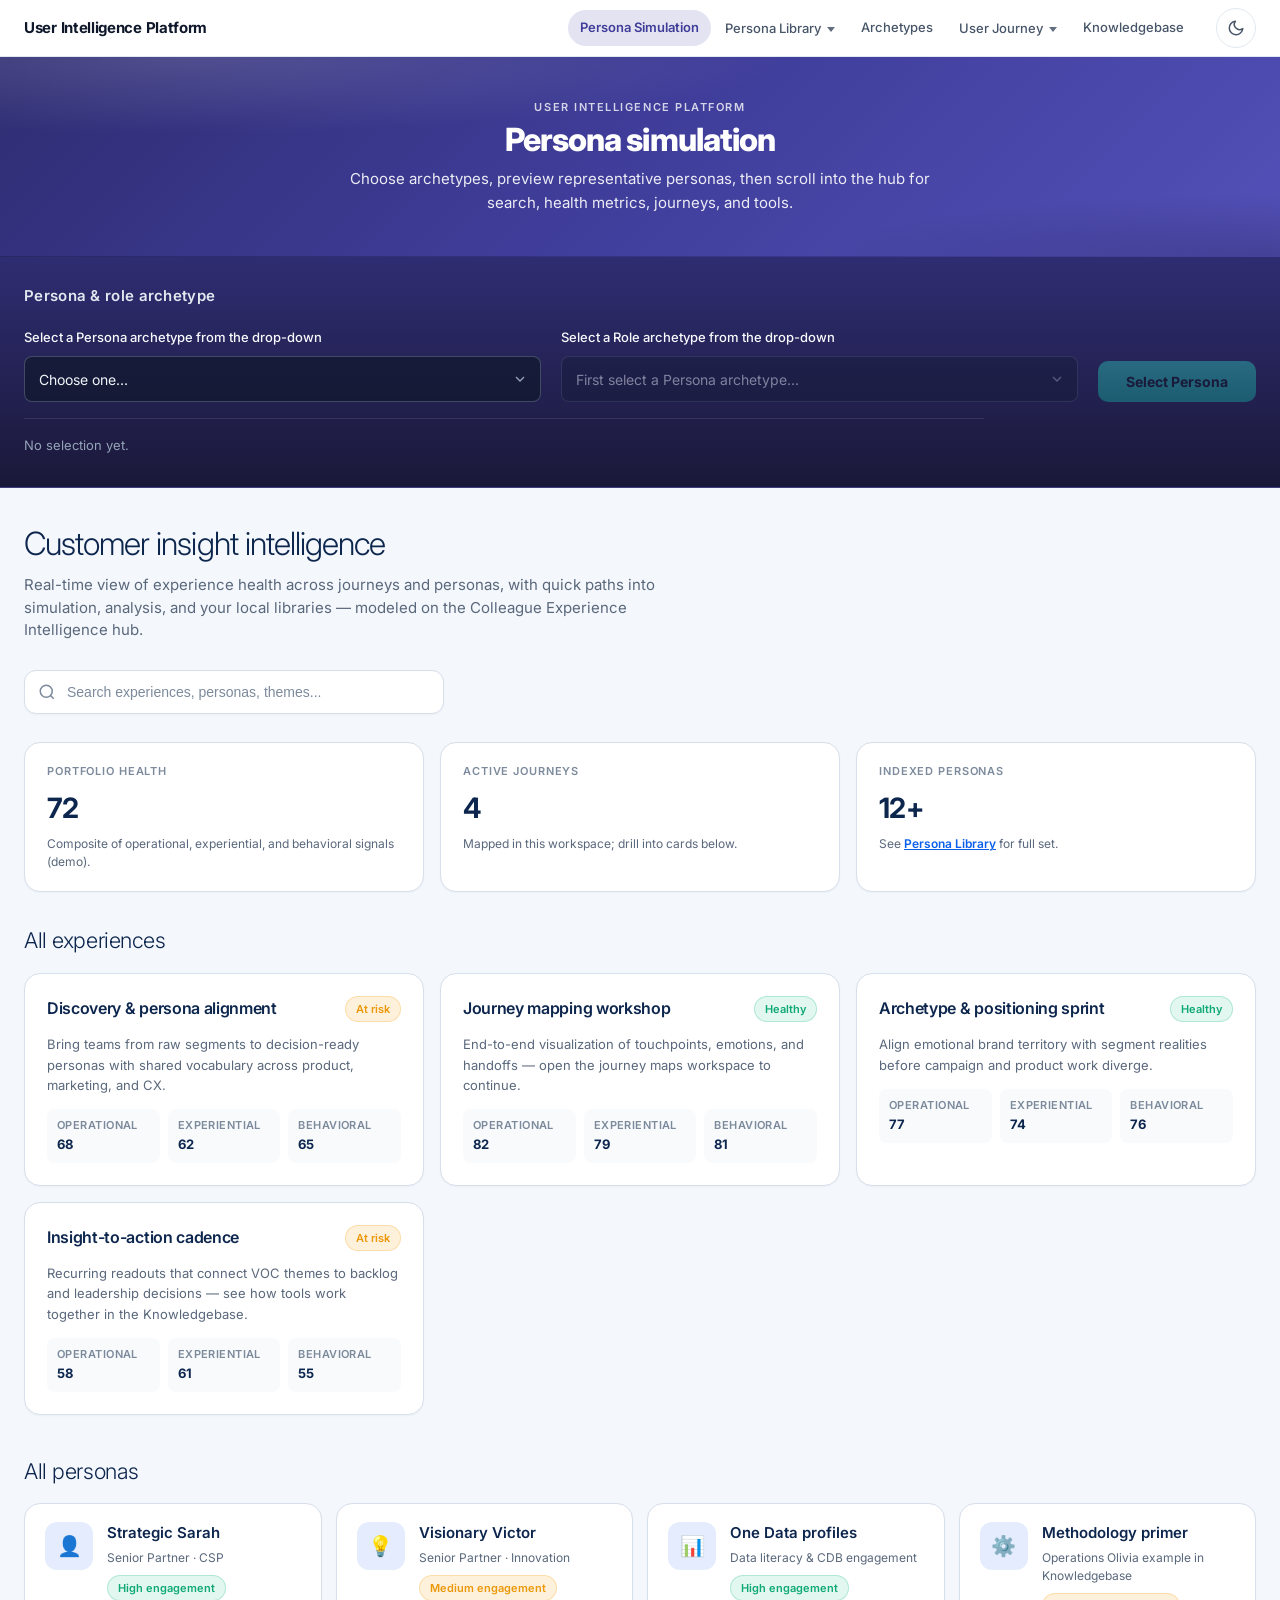
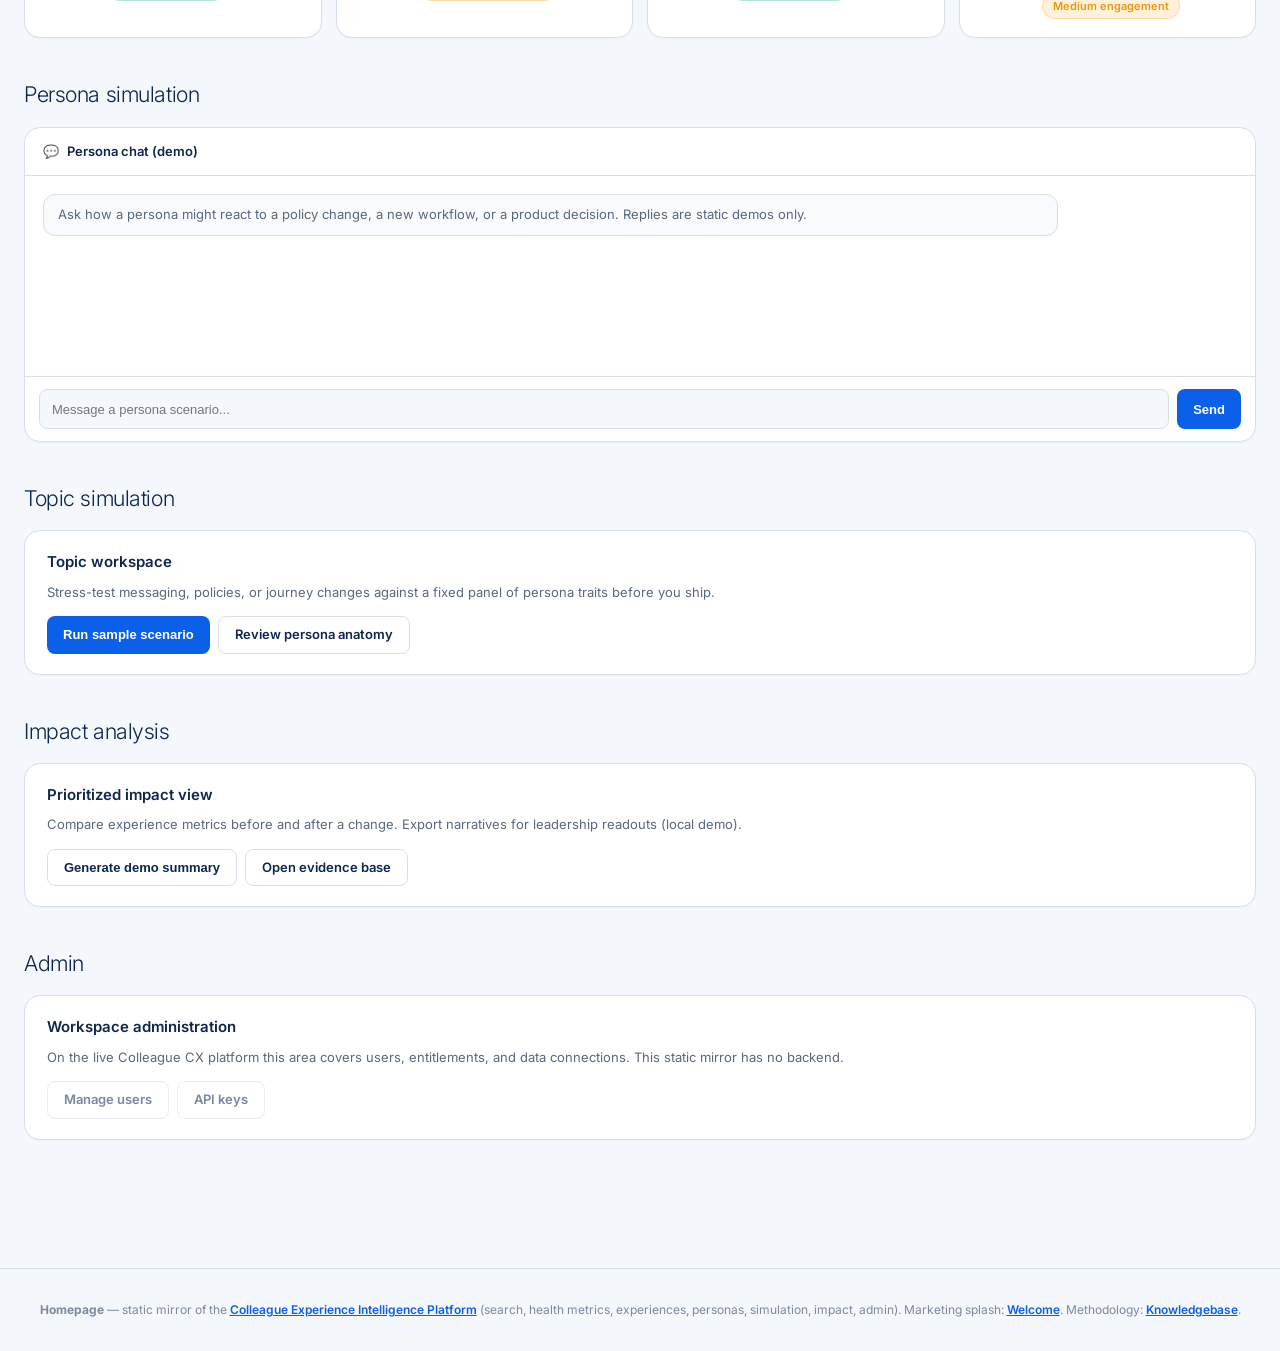
<file: index.html>
<!DOCTYPE html>
<html lang="en">
<head>
  <meta charset="UTF-8">
  <meta name="viewport" content="width=device-width, initial-scale=1.0">
  <meta http-equiv="refresh" content="0; url=homepage.html#persona-simulation">
  <title>User Intelligence Platform</title>
  <script>
    location.replace("homepage.html#persona-simulation");
  </script>
</head>
<body style="font-family: system-ui, sans-serif; padding: 2rem; max-width: 40rem; margin: 0 auto;">
  <p>Opening the <strong>Persona simulation</strong> homepage&hellip;</p>
  <p><a href="homepage.html#persona-simulation">Continue to User Intelligence Platform</a> if you are not redirected.</p>
  <p style="margin-top: 2rem; font-size: 0.9rem; color: #64748b;">Looking for the introductory marketing page? <a href="welcome.html">Welcome overview</a></p>
</body>
</html>
</file>
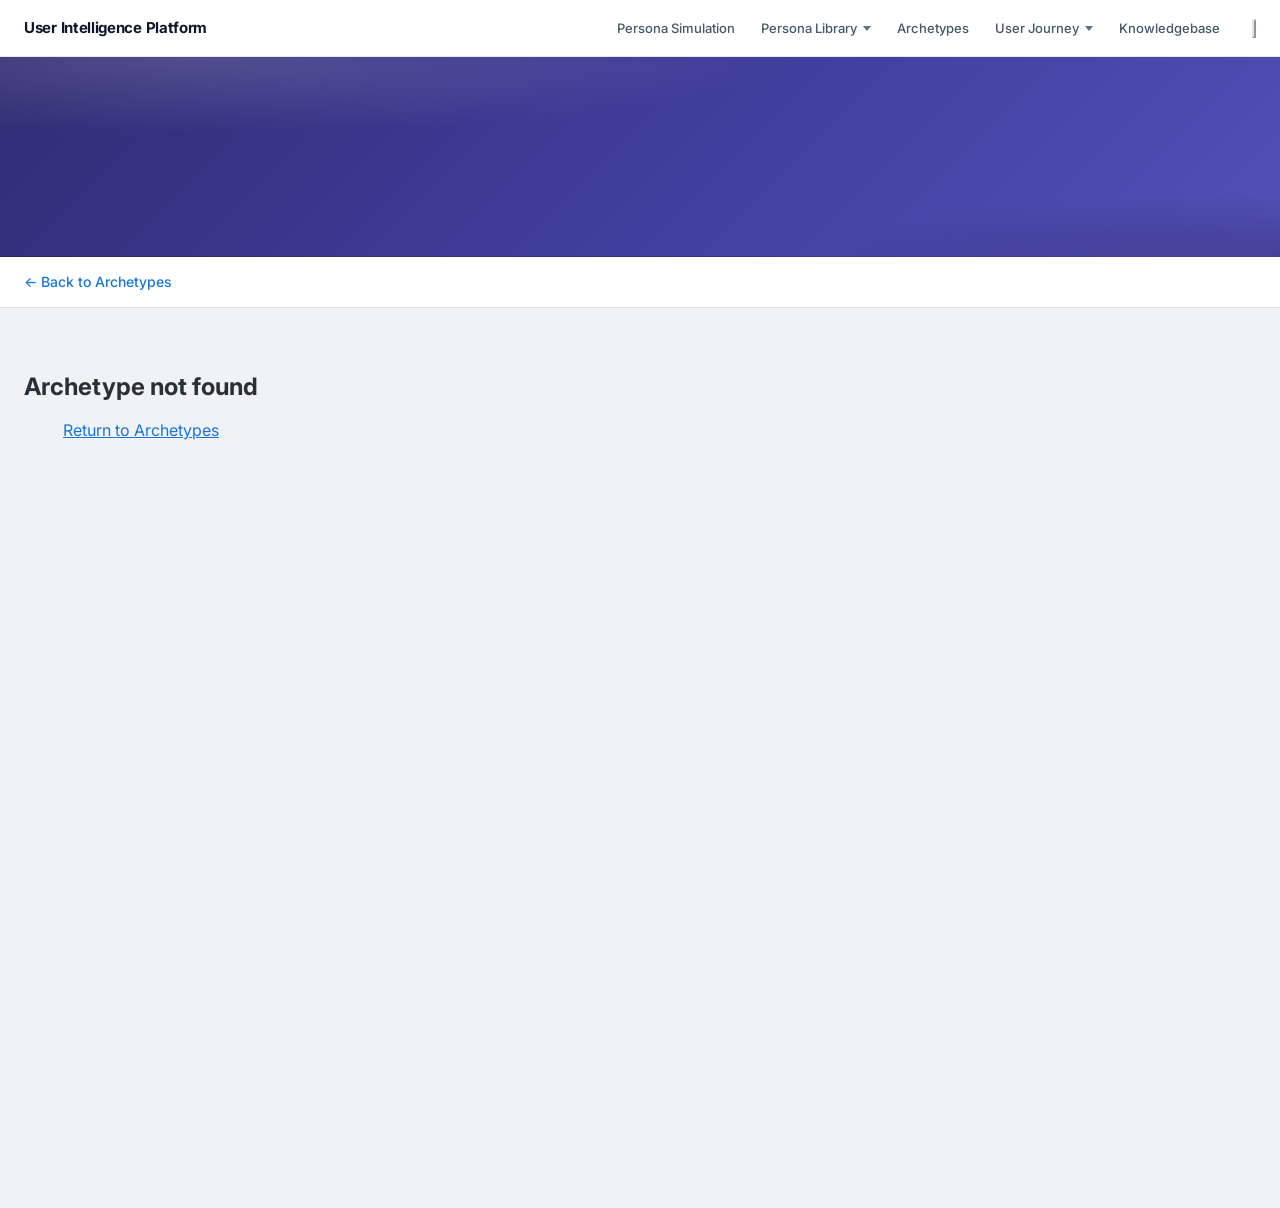
<file: archetype.html>
<!DOCTYPE html>
<html lang="en">
<head>
  <script>try{var k="cif-theme";var t=localStorage.getItem(k);if(t!=="light"&&t!=="dark")t=matchMedia("(prefers-color-scheme: dark)").matches?"dark":"light";document.documentElement.setAttribute("data-theme",t);}catch(e){document.documentElement.setAttribute("data-theme","light");}</script>
  <meta charset="UTF-8">
  <meta name="viewport" content="width=device-width, initial-scale=1.0">
  <title>Archetype — User Intelligence Platform</title>
  <link rel="preconnect" href="https://fonts.googleapis.com">
  <link href="https://fonts.googleapis.com/css2?family=Inter:wght@400;500;600;700;800&display=swap" rel="stylesheet">
  <link rel="stylesheet" href="uip-nav.css">
  <link rel="stylesheet" href="uip-page.css">
  <style>
    *, *::before, *::after { box-sizing: border-box; margin: 0; padding: 0; }
    :root {
      --sidebar-bg: #1e3a5f;
      --sidebar-text: #ffffff;
      --sidebar-muted: rgba(255,255,255,0.75);
      --main-bg: #f0f2f5;
      --main-text: #263238;
      --main-muted: #546e7a;
      --accent: #1976d2;
      --accent-light: #e3f2fd;
    }
    body { font-family: 'Inter', -apple-system, sans-serif; background: var(--main-bg); color: var(--main-text); line-height: 1.6; -webkit-font-smoothing: antialiased; min-height: 100vh; }
    .page { display: flex; min-height: 100vh; }
    .back-bar { background: #fff; border-bottom: 1px solid #e0e0e0; padding: 12px 24px; }
    .back-bar a { color: var(--accent); text-decoration: none; font-size: 14px; font-weight: 500; display: inline-flex; align-items: center; gap: 6px; }
    .back-bar a:hover { text-decoration: underline; }
    .sidebar { width: 320px; flex-shrink: 0; background: var(--sidebar-bg); color: var(--sidebar-text); padding: 32px 24px; overflow-y: auto; }
    .sidebar-photo { width: 120px; height: 120px; border-radius: 50%; overflow: hidden; margin: 0 auto 16px; border: 3px solid rgba(255,255,255,0.2); }
    .sidebar-photo img { width: 100%; height: 100%; object-fit: cover; display: block; }
    .sidebar-name { font-size: 28px; font-weight: 800; letter-spacing: 0.05em; text-align: center; margin-bottom: 4px; }
    .sidebar-role { font-size: 13px; color: var(--sidebar-muted); text-align: center; margin-bottom: 28px; }
    .sidebar-section { margin-bottom: 28px; }
    .sidebar-section-title { font-size: 10px; font-weight: 700; text-transform: uppercase; letter-spacing: 1.5px; color: var(--sidebar-muted); margin-bottom: 10px; }
    .sidebar-section ul, .sidebar-section .list { list-style: none; }
    .sidebar-section li, .sidebar-section .list-item { font-size: 13px; color: var(--sidebar-muted); padding: 4px 0; line-height: 1.5; }
    .device-pie { width: 140px; height: 140px; border-radius: 50%; margin: 0 auto 12px; background: conic-gradient(var(--accent) 0deg, var(--accent) calc(var(--laptop, 50) * 3.6deg), #2d5a8a calc(var(--laptop, 50) * 3.6deg), #2d5a8a calc((var(--laptop, 50) + var(--desktop, 30)) * 3.6deg), #3d6a9a calc((var(--laptop, 50) + var(--desktop, 30)) * 3.6deg), #3d6a9a 360deg); }
    .device-legend { display: flex; justify-content: center; gap: 12px; flex-wrap: wrap; font-size: 11px; color: var(--sidebar-muted); }
    .region-block { margin-bottom: 12px; }
    .region-block strong { font-size: 11px; color: var(--sidebar-muted); display: block; margin-bottom: 4px; }
    .region-block ul { list-style: none; }
    .region-block li { font-size: 12px; color: var(--sidebar-muted); padding: 2px 0; }
    .main { flex: 1; padding: 40px 48px 60px; overflow-y: auto; max-width: 900px; }
    .main-title { font-size: 32px; font-weight: 800; color: var(--main-text); margin-bottom: 8px; letter-spacing: -0.5px; }
    .main-tagline { font-size: 16px; font-style: italic; color: var(--main-muted); margin-bottom: 24px; }
    .main p { font-size: 15px; line-height: 1.8; color: var(--main-muted); margin-bottom: 28px; }
    .main-section { margin-bottom: 32px; }
    .main-section-title { font-size: 14px; font-weight: 800; text-transform: uppercase; letter-spacing: 1px; color: var(--main-text); margin-bottom: 12px; }
    .how-grid { display: grid; grid-template-columns: 1fr auto; gap: 32px; align-items: start; }
    .how-list { list-style: none; }
    .how-list li { font-size: 14px; color: var(--main-muted); padding: 6px 0; padding-left: 20px; position: relative; }
    .how-list li::before { content: ''; position: absolute; left: 0; top: 12px; width: 6px; height: 6px; border-radius: 50%; background: var(--accent); }
    .trait-grid { display: grid; grid-template-columns: repeat(3, 1fr); gap: 12px; }
    .trait-icon { width: 64px; height: 64px; border-radius: 50%; background: var(--accent-light); color: var(--accent); display: flex; align-items: center; justify-content: center; font-size: 24px; margin: 0 auto 6px; }
    .trait-label { font-size: 11px; font-weight: 600; text-align: center; color: var(--main-text); line-height: 1.3; }
    .two-col { display: grid; grid-template-columns: 1fr 1fr; gap: 32px; }
    .motivations-list, .challenges-list { list-style: none; }
    .motivations-list li, .challenges-list li { font-size: 14px; color: var(--main-muted); padding: 5px 0; padding-left: 18px; position: relative; }
    .motivations-list li::before { content: '•'; position: absolute; left: 0; color: var(--accent); font-weight: 700; }
    .challenges-list li::before { content: '•'; position: absolute; left: 0; color: #c62828; font-weight: 700; }
    .toolkit-cat { margin-bottom: 16px; }
    .toolkit-cat-title { font-size: 11px; font-weight: 700; text-transform: uppercase; letter-spacing: 1px; color: var(--main-muted); margin-bottom: 8px; }
    .toolkit-icons { display: flex; flex-wrap: wrap; gap: 10px; }
    .toolkit-icon { width: 36px; height: 36px; border-radius: 8px; background: var(--accent-light); color: var(--accent); font-size: 12px; font-weight: 700; display: flex; align-items: center; justify-content: center; }
    .channel-row { display: flex; align-items: center; gap: 12px; margin-bottom: 8px; font-size: 13px; }
    .channel-name { width: 100px; flex-shrink: 0; color: var(--main-muted); }
    .channel-bar { flex: 1; height: 8px; background: #e0e0e0; border-radius: 4px; overflow: hidden; }
    .channel-bar-fill { height: 100%; background: var(--accent); border-radius: 4px; }
    .footer-note { margin-top: 48px; padding-top: 24px; border-top: 1px solid #e0e0e0; font-size: 14px; color: var(--main-muted); text-align: center; }
    .footer-placeholder { font-size: 12px; text-transform: uppercase; letter-spacing: 1px; color: #b0bec5; margin-top: 8px; }
    .not-found { padding: 60px 24px; text-align: center; }
    .not-found h1 { font-size: 24px; margin-bottom: 12px; }
    .not-found a { color: var(--accent); }
    @media (max-width: 900px) {
      .page { flex-direction: column; }
      .sidebar { width: 100%; padding: 24px; }
      .how-grid { grid-template-columns: 1fr; }
      .two-col { grid-template-columns: 1fr; }
      .trait-grid { grid-template-columns: repeat(2, 1fr); }
      .main { padding: 24px; }
    }
  </style>
</head>
<body>
  <header class="uip-topbar" id="uip-global-nav">
    <div class="uip-topbar-inner">
      <a href="homepage.html" class="uip-brand">User Intelligence Platform</a>
      <nav class="uip-nav-main" aria-label="Primary">
        <a class="uip-nav-link" href="homepage.html#persona-simulation">Persona Simulation</a>
        <div class="uip-nav-item has-dropdown">
          <button type="button" class="uip-nav-dd-trigger" aria-expanded="false" aria-haspopup="true">Persona Library <span class="uip-caret" aria-hidden="true"></span></button>
          <div class="uip-dropdown" role="menu">
            <a href="onedata-personas.html" role="menuitem">One Data</a>
            <a href="persona-library-tech-ecosystem.html" role="menuitem">Tech Ecosystem</a>
          </div>
        </div>
        <a class="uip-nav-link" href="archetypes.html">Archetypes</a>
        <div class="uip-nav-item has-dropdown">
          <button type="button" class="uip-nav-dd-trigger" aria-expanded="false" aria-haspopup="true">User Journey <span class="uip-caret" aria-hidden="true"></span></button>
          <div class="uip-dropdown" role="menu">
            <a href="onedata-journey-maps.html" role="menuitem">One Data</a>
            <a href="user-journey-tech-ecosystem.html" role="menuitem">Tech Ecosystem</a>
          </div>
        </div>
        <a class="uip-nav-link" href="knowledgebase.html">Knowledgebase</a>
      </nav>
      <div class="uip-trailing">
        <button type="button" class="theme-toggle uip-theme-btn" id="theme-toggle" title="Toggle light / dark theme">
          <svg class="icon-moon" viewBox="0 0 24 24" aria-hidden="true"><path d="M21 12.79A9 9 0 1 1 11.21 3 7 7 0 0 0 21 12.79z"/></svg>
          <svg class="icon-sun" viewBox="0 0 24 24" aria-hidden="true"><circle cx="12" cy="12" r="4"/><path d="M12 2v2M12 20v2M4.93 4.93l1.41 1.41M17.66 17.66l1.41 1.41M2 12h2M20 12h2M4.93 19.07l1.41-1.41M17.66 6.34l1.41-1.41"/></svg>
        </button>
      </div>
    </div>
  </header>

  <section class="uip-page-hero uip-page-hero--blank" aria-hidden="true"></section>

  <div class="back-bar">
    <a href="archetypes.html">&larr; Back to Archetypes</a>
  </div>
  <div class="page" id="page">
    <div class="not-found" id="notFound" style="display:none;">
      <h1>Archetype not found</h1>
      <p><a href="archetypes.html">Return to Archetypes</a></p>
    </div>
    <div id="content" style="display:none; flex:1; width:100%;"></div>
  </div>
  <script src="archetypes.js"></script>
  <script>
    (function() {
      const params = new URLSearchParams(window.location.search);
      const id = params.get('id');
      if (!id) {
        document.getElementById('notFound').style.display = 'block';
        return;
      }
      const list = window.archetypeData && window.archetypeData.list ? window.archetypeData.list : [];
      const a = list.find(function(x) { return x.id === id; });
      if (!a) {
        document.getElementById('notFound').style.display = 'block';
        return;
      }
      document.title = a.name + ' — ' + a.role + ' | User Intelligence Platform';
      const du = a.deviceUsage || { laptop: 50, desktop: 30, mobile: 20 };
      const total = (du.laptop || 0) + (du.desktop || 0) + (du.mobile || 0) || 100;
      const laptopPct = Math.round(((du.laptop || 0) / total) * 100);
      const desktopPct = Math.round(((du.desktop || 0) / total) * 100);
      const mobilePct = 100 - laptopPct - desktopPct;
      const avatarUrl = a.avatar || '';

      function renderList(items) {
        if (!items || !items.length) return '';
        return '<ul class="list">' + items.map(function(i) { return '<li class="list-item">' + i + '</li>'; }).join('') + '</ul>';
      }
      function renderRegional(reg) {
        if (!reg || typeof reg !== 'object') return '';
        var html = [];
        ['APAC', 'EMEA', 'LatAm', 'NA'].forEach(function(region) {
          if (reg[region] && reg[region].length) {
            html.push('<div class="region-block"><strong>' + region + '</strong><ul>' + reg[region].map(function(s) { return '<li>' + s + '</li>'; }).join('') + '</ul></div>');
          }
        });
        return html.join('');
      }
      function renderChannels(channels) {
        if (!channels) return '';
        var html = [];
        ['communication', 'support'].forEach(function(k) {
          var arr = channels[k];
          if (!arr || !arr.length) return;
          html.push('<div class="toolkit-cat"><div class="toolkit-cat-title">' + (k === 'communication' ? 'Communication' : 'Support') + '</div>');
          arr.forEach(function(c) {
            var pct = Math.min(100, Math.max(0, c.level || 0));
            html.push('<div class="channel-row"><span class="channel-name">' + (c.name || '') + '</span><div class="channel-bar"><div class="channel-bar-fill" style="width:' + pct + '%"></div></div></div>');
          });
          html.push('</div>');
        });
        return html.join('');
      }
      function renderToolkit(toolkit) {
        if (!toolkit) return '';
        var html = [];
        ['produce', 'collaborate', 'administrate'].forEach(function(k) {
          var arr = toolkit[k];
          if (!arr || !arr.length) return;
          html.push('<div class="toolkit-cat"><div class="toolkit-cat-title">' + (k.charAt(0).toUpperCase() + k.slice(1)) + '</div><div class="toolkit-icons">');
          arr.forEach(function(t) { html.push('<div class="toolkit-icon">' + (t.length > 2 ? t.substring(0, 2) : t) + '</div>'); });
          html.push('</div></div>');
        });
        return html.join('');
      }

      var traitsHtml = (a.traitIcons && a.traitIcons.length) ? a.traitIcons.map(function(t) {
        return '<div><div class="trait-icon">&#9679;</div><div class="trait-label">' + t + '</div></div>';
      }).join('') : '';

      var coreLabel = a.coreExperiences ? 'CORE EXPERIENCES' : 'CORE JOURNEYS';
      var coreItems = a.coreExperiences || a.coreJourneys || [];

      var sidebarHtml = '<div class="sidebar">' +
        '<div class="sidebar-photo"><img src="' + avatarUrl + '" alt="' + a.name + '" /></div>' +
        '<div class="sidebar-name">' + a.name.toUpperCase() + '</div>' +
        '<div class="sidebar-role">' + (a.role || '') + '</div>' +
        (a.otherRoles && a.otherRoles.length ? '<div class="sidebar-section"><div class="sidebar-section-title">Other roles</div>' + renderList(a.otherRoles) + '</div>' : '') +
        (a.deviceUsage ? '<div class="sidebar-section"><div class="sidebar-section-title">Device usage</div><div class="device-pie" style="--laptop:' + laptopPct + ';--desktop:' + desktopPct + ';"></div><div class="device-legend"><span>Laptop ' + laptopPct + '%</span><span>Desktop ' + desktopPct + '%</span><span>Mobile ' + mobilePct + '%</span></div></div>' : '') +
        (coreItems.length ? '<div class="sidebar-section"><div class="sidebar-section-title">' + coreLabel + '</div>' + renderList(coreItems) + '</div>' : '') +
        (a.keyCollaborators && a.keyCollaborators.length ? '<div class="sidebar-section"><div class="sidebar-section-title">Key collaborators</div>' + renderList(a.keyCollaborators) + '</div>' : '') +
        (a.regionalConsiderations && Object.keys(a.regionalConsiderations).length ? '<div class="sidebar-section"><div class="sidebar-section-title">Regional considerations</div>' + renderRegional(a.regionalConsiderations) + '</div>' : '') +
        '</div>';

      var mainHtml = '<div class="main">' +
        '<h1 class="main-title">' + (a.role || '') + '</h1>' +
        (a.tagline ? '<p class="main-tagline">' + a.tagline + '</p>' : '') +
        (a.description ? '<p>' + a.description + '</p>' : '') +
        (a.howSpendsTime && a.howSpendsTime.length ? '<div class="main-section"><div class="main-section-title">How ' + a.name + ' spends their time</div><div class="how-grid"><ul class="how-list">' + a.howSpendsTime.map(function(h) { return '<li>' + h + '</li>'; }).join('') + '</ul><div class="trait-grid">' + traitsHtml + '</div></div></div>' : '') +
        '<div class="main-section"><div class="two-col">' +
        (a.motivations && a.motivations.length ? '<div><div class="main-section-title">Motivations</div><ul class="motivations-list">' + a.motivations.map(function(m) { return '<li>' + m + '</li>'; }).join('') + '</ul></div>' : '') +
        (a.challenges && a.challenges.length ? '<div><div class="main-section-title">Challenges</div><ul class="challenges-list">' + a.challenges.map(function(c) { return '<li>' + c + '</li>'; }).join('') + '</ul></div>' : '') +
        '</div></div>' +
        (a.dailyToolkit ? '<div class="main-section"><div class="main-section-title">Daily toolkit</div>' + renderToolkit(a.dailyToolkit) + '</div>' : '') +
        (a.preferredChannels ? '<div class="main-section"><div class="main-section-title">Preferred channels</div>' + renderChannels(a.preferredChannels) + '</div>' : '') +
        '<div class="footer-note">' + a.name + ' and their friends: About our ' + (a.role ? a.role + 's' : 'Archetypes') + '</div><div class="footer-placeholder">Placeholder for demographic analysis</div>' +
        '</div>';

      var wrap = document.getElementById('content');
      wrap.innerHTML = sidebarHtml + mainHtml;
      wrap.style.display = 'flex';
    })();
  </script>
  <script src="site-theme.js"></script>
  <script src="uip-nav.js"></script>
</body>
</html>
</file>
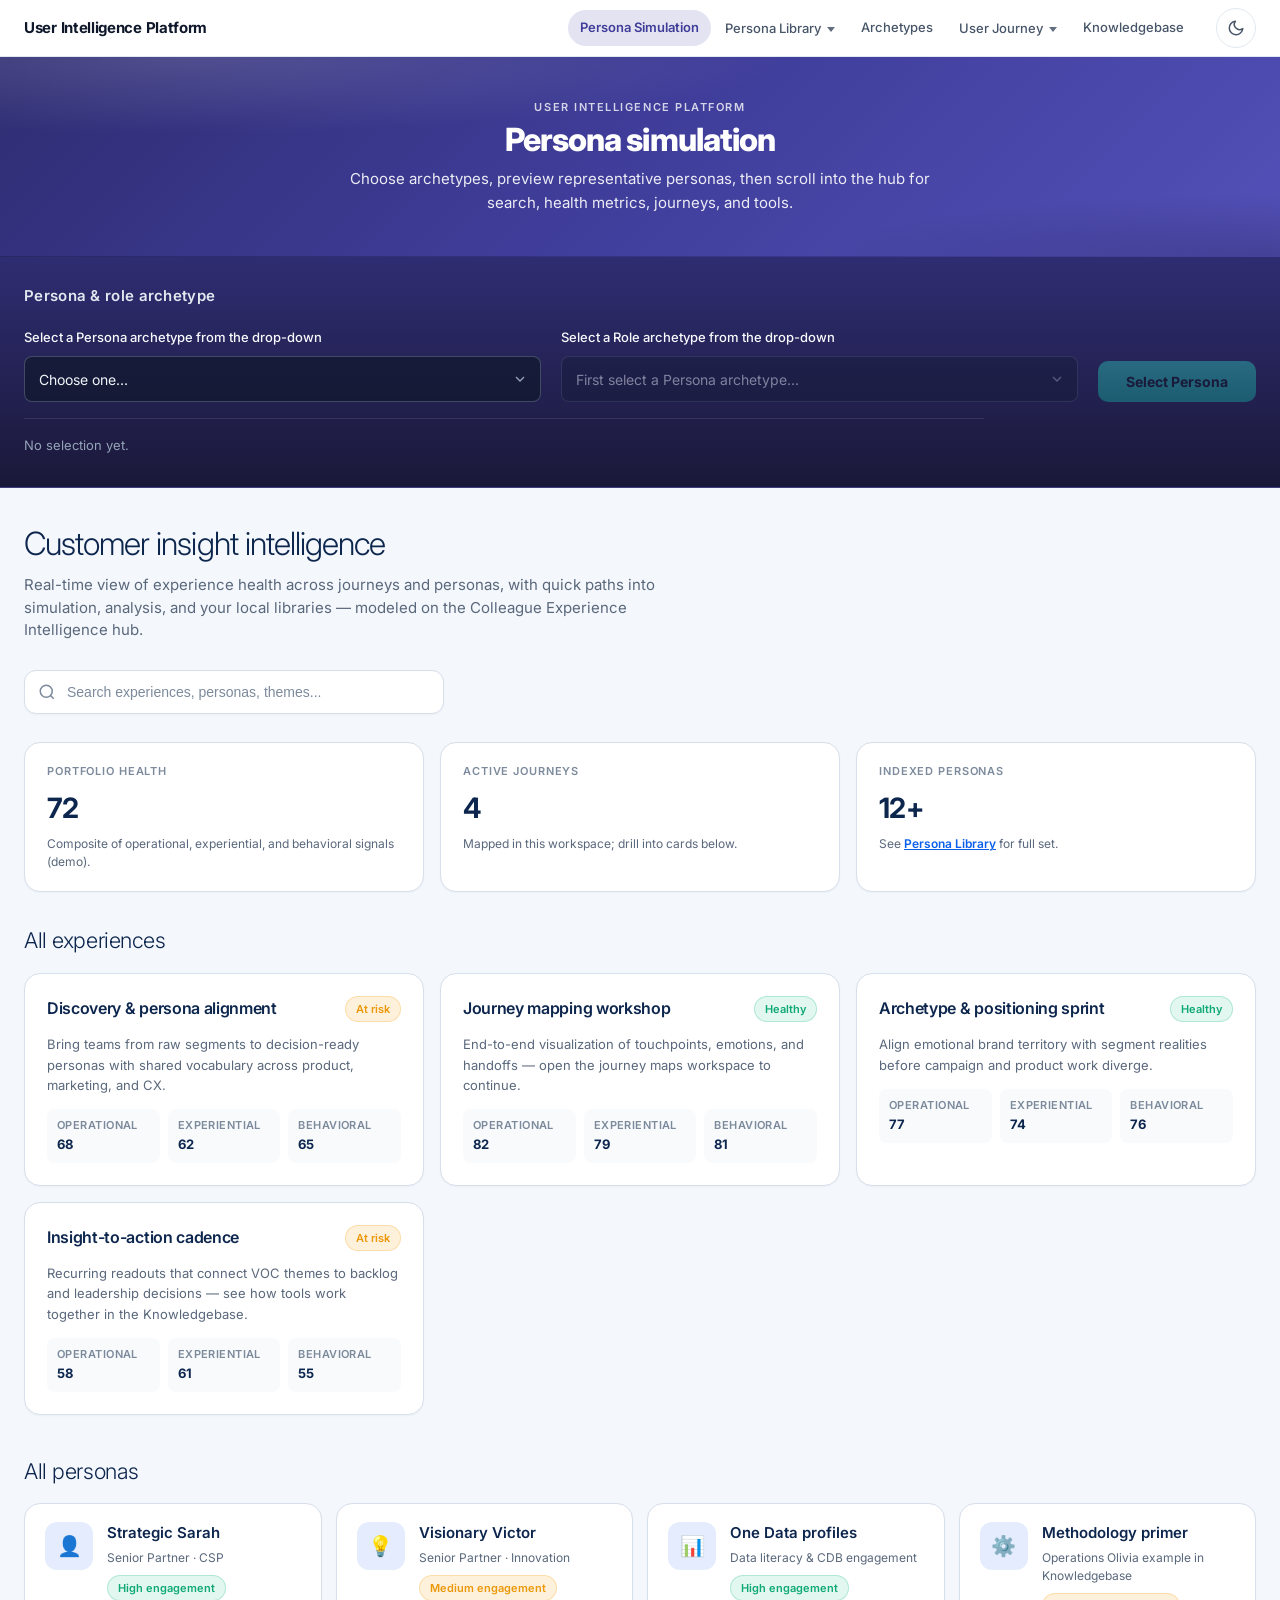
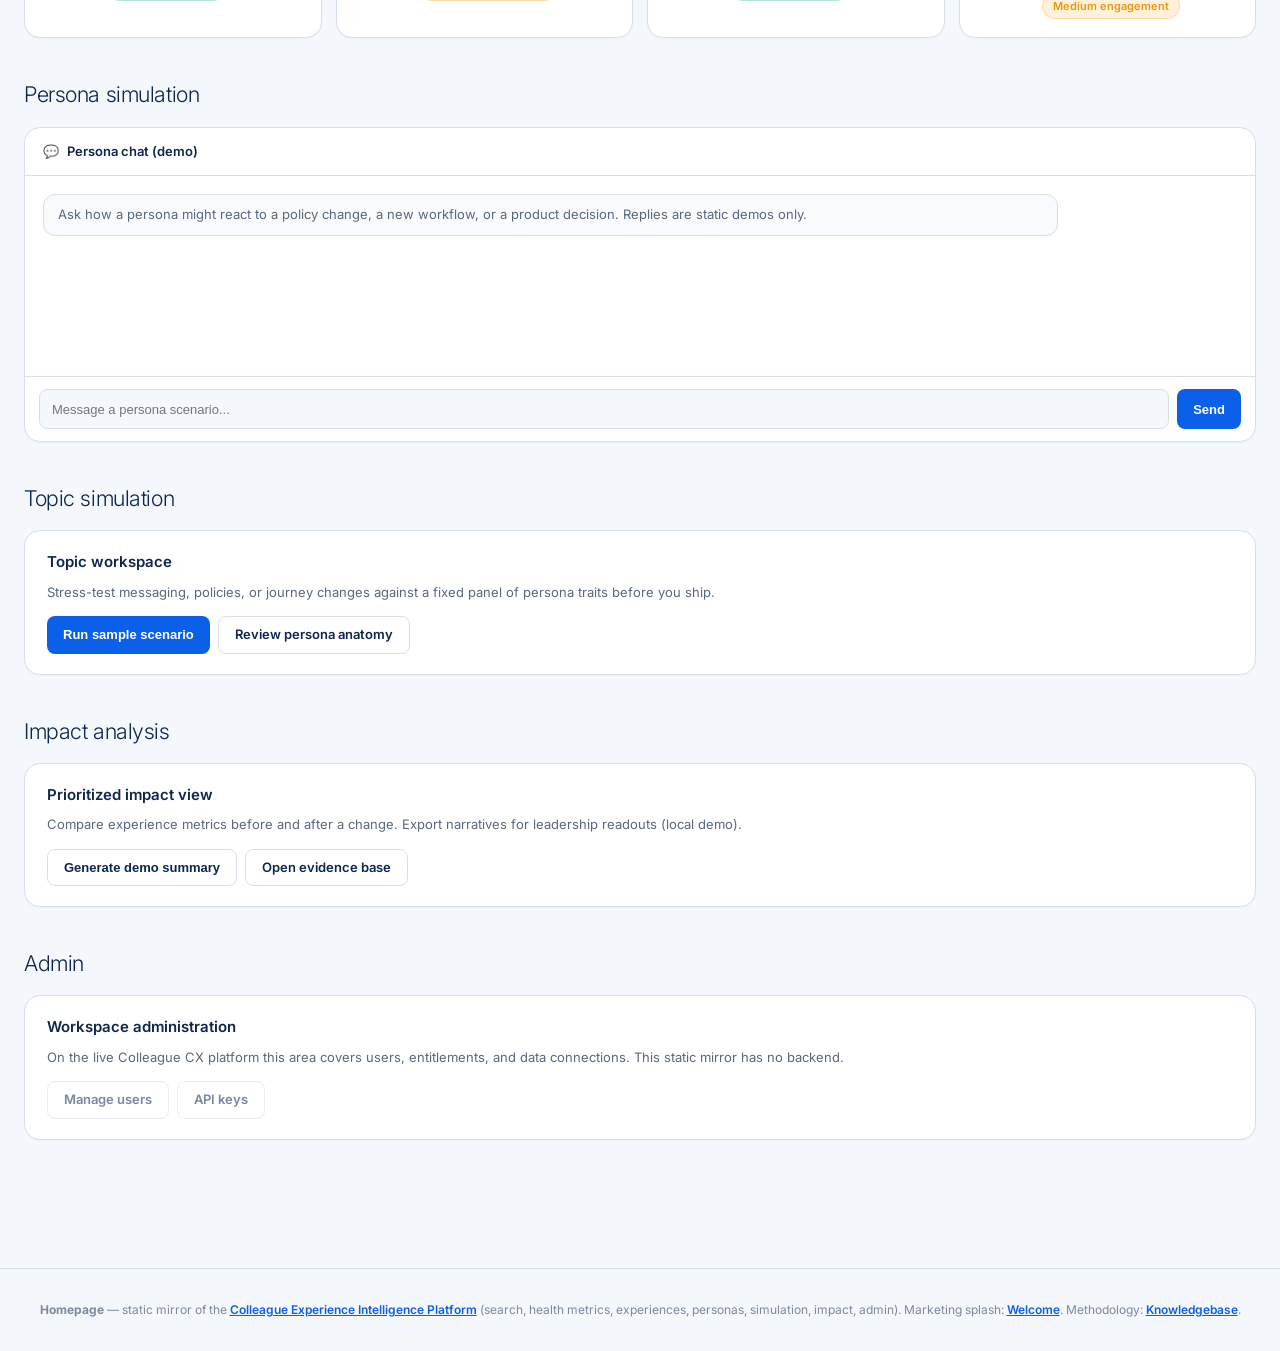
<file: homepage.html>
<!DOCTYPE html>
<html lang="en">
<head>
  <script>try{var k="cif-theme";var t=localStorage.getItem(k);if(t!=="light"&&t!=="dark")t=matchMedia("(prefers-color-scheme: dark)").matches?"dark":"light";document.documentElement.setAttribute("data-theme",t);}catch(e){document.documentElement.setAttribute("data-theme","light");}</script>
  <meta charset="UTF-8">
  <meta name="viewport" content="width=device-width, initial-scale=1.0">
  <title>Persona simulation — User Intelligence Platform</title>
  <link rel="preconnect" href="https://fonts.googleapis.com">
  <link href="https://fonts.googleapis.com/css2?family=Inter:wght@300;400;500;600;700&family=JetBrains+Mono:wght@400;500&display=swap" rel="stylesheet">
  <link rel="stylesheet" href="uip-nav.css">
  <link rel="stylesheet" href="uip-page.css">
  <style>
    *, *::before, *::after { box-sizing: border-box; margin: 0; padding: 0; }

    :root {
      color-scheme: light;
      --bg: #f4f7fb;
      --surface: #ffffff;
      --surface-2: #f8fafc;
      --text: hsl(217, 71%, 18%);
      --text-secondary: hsl(215, 16%, 42%);
      --text-muted: hsl(215, 14%, 55%);
      --border: hsl(214, 32%, 88%);
      --border-light: #eef2f7;
      --primary: hsl(217, 91%, 48%);
      --primary-soft: rgba(37, 99, 235, 0.12);
      --accent: hsl(217, 91%, 48%);
      --health-excellent: hsl(160, 84%, 36%);
      --health-excellent-bg: rgba(16, 185, 129, 0.12);
      --health-good: hsl(142, 76%, 34%);
      --health-warning: hsl(38, 92%, 48%);
      --health-warning-bg: rgba(245, 158, 11, 0.14);
      --health-critical: hsl(0, 72%, 52%);
      --health-critical-bg: rgba(239, 68, 68, 0.12);
      --radius-sm: 8px;
      --radius-md: 12px;
      --radius-lg: 16px;
      --shadow-sm: 0 1px 2px hsl(217 71% 35% / 0.04);
      --shadow-md: 0 4px 12px hsl(217 71% 35% / 0.08);
      --shadow-lg: 0 12px 40px hsl(217 71% 35% / 0.1);
      --nav-bg: rgba(255, 255, 255, 0.92);
      --hero-grad: linear-gradient(135deg, hsl(217, 91%, 42%) 0%, hsl(230, 85%, 48%) 55%, hsl(200, 90%, 42%) 100%);
      --indigo: #4338ca;
      --cyan: #0891b2;
    }

    [data-theme="dark"] {
      color-scheme: dark;
      --bg: hsl(224, 50%, 6%);
      --surface: hsl(224, 50%, 10%);
      --surface-2: hsl(224, 50%, 8%);
      --text: hsl(213, 31%, 92%);
      --text-secondary: hsl(215, 20%, 68%);
      --text-muted: hsl(215, 20%, 48%);
      --border: hsl(224, 50%, 18%);
      --border-light: hsl(224, 50%, 14%);
      --primary: hsl(173, 80%, 45%);
      --primary-soft: rgba(45, 212, 191, 0.15);
      --accent: hsl(173, 80%, 45%);
      --health-excellent: hsl(160, 84%, 45%);
      --health-excellent-bg: rgba(52, 211, 153, 0.15);
      --health-warning: hsl(38, 92%, 55%);
      --health-warning-bg: rgba(251, 191, 36, 0.12);
      --health-critical: hsl(0, 84%, 60%);
      --health-critical-bg: rgba(248, 113, 113, 0.12);
      --nav-bg: rgba(15, 23, 42, 0.94);
      --shadow-sm: 0 1px 2px hsl(0 0% 0% / 0.25);
      --shadow-md: 0 4px 16px hsl(0 0% 0% / 0.35);
      --shadow-lg: 0 16px 48px hsl(0 0% 0% / 0.45);
      --hero-grad: linear-gradient(135deg, hsl(224, 55%, 12%) 0%, hsl(200, 40%, 18%) 45%, hsl(173, 35%, 22%) 100%);
    }

    body {
      font-family: Inter, -apple-system, BlinkMacSystemFont, sans-serif;
      background: var(--bg);
      color: var(--text);
      line-height: 1.5;
      -webkit-font-smoothing: antialiased;
    }

    .theme-toggle {
      display: inline-flex;
      align-items: center;
      justify-content: center;
      width: 40px;
      height: 40px;
      margin-left: 4px;
      padding: 0;
      border: 1px solid var(--border);
      border-radius: 999px;
      background: var(--surface);
      color: var(--text-secondary);
      cursor: pointer;
      transition: background 0.15s, color 0.15s, border-color 0.15s;
    }

    .theme-toggle:hover {
      background: var(--border-light);
      color: var(--text);
    }

    .theme-toggle svg {
      width: 18px;
      height: 18px;
      stroke: currentColor;
      fill: none;
      stroke-width: 2;
      stroke-linecap: round;
      stroke-linejoin: round;
    }

    [data-theme="dark"] .theme-toggle .icon-moon { display: none; }
    [data-theme="dark"] .theme-toggle .icon-sun { display: block; }
    .theme-toggle .icon-moon { display: block; }
    .theme-toggle .icon-sun { display: none; }

    .main {
      max-width: 1280px;
      margin: 0 auto;
      padding: 32px 24px 64px;
    }

    .page-head {
      margin-bottom: 28px;
    }

    .page-head h1 {
      font-size: 2rem;
      font-weight: 300;
      letter-spacing: -0.03em;
      margin-bottom: 6px;
    }

    .page-head p {
      color: var(--text-secondary);
      font-size: 15px;
      max-width: 640px;
    }

    .search-row {
      margin-bottom: 28px;
    }

    .search-input-wrap {
      position: relative;
      max-width: 420px;
    }

    .search-input-wrap input {
      width: 100%;
      height: 44px;
      padding: 0 16px 0 42px;
      border: 1px solid var(--border);
      border-radius: var(--radius-md);
      background: var(--surface);
      color: var(--text);
      font-size: 14px;
      box-shadow: var(--shadow-sm);
    }

    .search-input-wrap input::placeholder {
      color: var(--text-muted);
    }

    .search-input-wrap input:focus {
      outline: 2px solid var(--primary);
      outline-offset: 0;
      border-color: transparent;
    }

    .search-input-wrap .search-icon {
      position: absolute;
      left: 14px;
      top: 50%;
      transform: translateY(-50%);
      width: 18px;
      height: 18px;
      color: var(--text-muted);
      pointer-events: none;
    }

    .stats {
      display: grid;
      grid-template-columns: repeat(3, 1fr);
      gap: 16px;
      margin-bottom: 32px;
    }

    @media (max-width: 720px) {
      .stats { grid-template-columns: 1fr; }
    }

    .stat-card {
      background: var(--surface);
      border: 1px solid var(--border);
      border-radius: var(--radius-lg);
      padding: 20px 22px;
      box-shadow: var(--shadow-sm);
    }

    .stat-card .label {
      font-size: 11px;
      font-weight: 600;
      text-transform: uppercase;
      letter-spacing: 0.08em;
      color: var(--text-muted);
      margin-bottom: 8px;
    }

    .stat-card .value {
      font-size: 28px;
      font-weight: 700;
      letter-spacing: -0.02em;
      color: var(--text);
    }

    .stat-card .hint {
      font-size: 12px;
      color: var(--text-secondary);
      margin-top: 6px;
    }

    .section-title {
      font-size: 1.35rem;
      font-weight: 300;
      margin-bottom: 16px;
      letter-spacing: -0.02em;
    }

    .section {
      margin-bottom: 40px;
    }

    .card-grid {
      display: grid;
      grid-template-columns: repeat(auto-fill, minmax(300px, 1fr));
      gap: 16px;
    }

    .exp-card {
      background: var(--surface);
      border: 1px solid var(--border);
      border-radius: var(--radius-lg);
      padding: 22px;
      box-shadow: var(--shadow-sm);
      transition: box-shadow 0.2s, border-color 0.2s;
      text-decoration: none;
      color: inherit;
      display: block;
      text-align: left;
      cursor: pointer;
      font: inherit;
    }

    .exp-card:hover {
      box-shadow: var(--shadow-md);
      border-color: var(--primary);
    }

    .exp-card-header {
      display: flex;
      align-items: flex-start;
      justify-content: space-between;
      gap: 12px;
      margin-bottom: 12px;
    }

    .exp-card h3 {
      font-size: 16px;
      font-weight: 600;
      letter-spacing: -0.02em;
    }

    .badge {
      font-size: 11px;
      font-weight: 600;
      padding: 4px 10px;
      border-radius: 999px;
      border: 1px solid transparent;
      white-space: nowrap;
    }

    .badge-healthy { background: var(--health-excellent-bg); color: var(--health-excellent); border-color: rgba(16, 185, 129, 0.25); }
    .badge-risk { background: var(--health-warning-bg); color: var(--health-warning); border-color: rgba(245, 158, 11, 0.25); }
    .badge-critical { background: var(--health-critical-bg); color: var(--health-critical); border-color: rgba(239, 68, 68, 0.25); }

    .exp-card .desc {
      font-size: 13px;
      color: var(--text-secondary);
      line-height: 1.55;
      margin-bottom: 14px;
    }

    .metric-row {
      display: grid;
      grid-template-columns: repeat(3, 1fr);
      gap: 8px;
      margin-top: 12px;
    }

    .metric {
      background: var(--surface-2);
      border-radius: var(--radius-sm);
      padding: 8px 10px;
      font-size: 11px;
    }

    .metric .m-label { color: var(--text-muted); text-transform: uppercase; letter-spacing: 0.04em; font-weight: 600; }
    .metric .m-val { font-weight: 700; margin-top: 2px; font-size: 13px; }

    .persona-grid {
      display: grid;
      grid-template-columns: repeat(auto-fill, minmax(260px, 1fr));
      gap: 14px;
    }

    .persona-card {
      background: var(--surface);
      border: 1px solid var(--border);
      border-radius: var(--radius-lg);
      padding: 18px 20px;
      display: flex;
      align-items: flex-start;
      gap: 14px;
      box-shadow: var(--shadow-sm);
      text-decoration: none;
      color: inherit;
      transition: box-shadow 0.2s;
    }

    .persona-card:hover {
      box-shadow: var(--shadow-md);
    }

    .persona-avatar {
      width: 48px;
      height: 48px;
      border-radius: 12px;
      background: var(--primary-soft);
      display: flex;
      align-items: center;
      justify-content: center;
      font-size: 20px;
      flex-shrink: 0;
    }

    .persona-card h4 {
      font-size: 15px;
      font-weight: 600;
      margin-bottom: 4px;
    }

    .persona-card .role {
      font-size: 12px;
      color: var(--text-secondary);
    }

    .tools-row {
      display: grid;
      grid-template-columns: repeat(auto-fit, minmax(240px, 1fr));
      gap: 14px;
    }

    .tool-card {
      background: var(--surface);
      border: 1px solid var(--border);
      border-radius: var(--radius-lg);
      padding: 20px 22px;
      box-shadow: var(--shadow-sm);
    }

    .tool-card h3 {
      font-size: 15px;
      font-weight: 600;
      margin-bottom: 8px;
    }

    .tool-card p {
      font-size: 13px;
      color: var(--text-secondary);
      margin-bottom: 14px;
      line-height: 1.55;
    }

    .tool-actions {
      display: flex;
      flex-wrap: wrap;
      gap: 8px;
    }

    .btn {
      display: inline-flex;
      align-items: center;
      gap: 6px;
      padding: 8px 16px;
      border-radius: var(--radius-sm);
      font-size: 13px;
      font-weight: 600;
      border: none;
      cursor: pointer;
      text-decoration: none;
      transition: opacity 0.15s, filter 0.15s;
    }

    .btn-primary {
      background: var(--primary);
      color: #fff;
    }

    .btn-primary:hover { filter: brightness(1.06); }

    .btn-outline {
      background: transparent;
      border: 1px solid var(--border);
      color: var(--text);
    }

    .btn-outline:hover {
      background: var(--border-light);
    }

    .btn-muted {
      opacity: 0.55;
      cursor: not-allowed;
      pointer-events: none;
    }

    .chat-panel {
      background: var(--surface);
      border: 1px solid var(--border);
      border-radius: var(--radius-lg);
      overflow: hidden;
      box-shadow: var(--shadow-sm);
    }

    .chat-header {
      padding: 14px 18px;
      border-bottom: 1px solid var(--border);
      font-size: 13px;
      font-weight: 600;
      display: flex;
      align-items: center;
      gap: 8px;
    }

    .chat-body {
      padding: 18px;
      min-height: 200px;
      max-height: 280px;
      overflow-y: auto;
      font-size: 13px;
    }

    .bubble {
      max-width: 85%;
      padding: 10px 14px;
      border-radius: 12px;
      margin-bottom: 10px;
      line-height: 1.5;
    }

    .bubble-ai {
      background: var(--surface-2);
      border: 1px solid var(--border);
      color: var(--text-secondary);
    }

    .bubble-user {
      background: var(--primary-soft);
      color: var(--text);
      margin-left: auto;
    }

    .chat-footer {
      padding: 12px 14px;
      border-top: 1px solid var(--border);
      display: flex;
      gap: 8px;
    }

    .chat-footer input {
      flex: 1;
      height: 40px;
      border: 1px solid var(--border);
      border-radius: var(--radius-sm);
      padding: 0 12px;
      font-size: 13px;
      background: var(--bg);
      color: var(--text);
    }

    .footer-note {
      text-align: center;
      padding: 32px 16px;
      font-size: 12px;
      color: var(--text-muted);
      border-top: 1px solid var(--border);
      margin-top: 24px;
    }

    @media (max-width: 600px) {
      .page-head h1 { font-size: 1.5rem; }
    }

    /* Conditional persona / role archetype dropdowns (under nav) */
    .archetype-panel {
      background: linear-gradient(180deg, var(--uip-brand-deep) 0%, #1a1838 100%);
      color: #f1f5f9;
      border-bottom: 1px solid rgba(255, 255, 255, 0.08);
    }

    .archetype-panel-inner {
      max-width: 1280px;
      margin: 0 auto;
      padding: 28px 24px 32px;
    }

    .archetype-panel h2 {
      font-size: 15px;
      font-weight: 600;
      letter-spacing: 0.02em;
      margin-bottom: 20px;
      color: #e2e8f0;
    }

    .archetype-row {
      display: flex;
      flex-wrap: wrap;
      align-items: flex-end;
      gap: 16px 20px;
      margin-bottom: 16px;
    }

    .archetype-row .archetype-field {
      flex: 1 1 200px;
      min-width: 0;
    }

    .archetype-row .archetype-field-wrap[hidden] {
      display: none !important;
    }

    .archetype-row .btn-select-persona {
      flex: 0 0 auto;
      margin-left: auto;
      align-self: flex-end;
    }

    @media (max-width: 960px) {
      .archetype-row .btn-select-persona {
        margin-left: 0;
        width: 100%;
      }
    }

    .archetype-field {
      margin-bottom: 0;
      min-width: 0;
    }

    .archetype-field label {
      display: block;
      font-size: 13px;
      font-weight: 500;
      color: #f8fafc;
      margin-bottom: 10px;
      line-height: 1.45;
    }

    .archetype-field select {
      width: 100%;
      height: 46px;
      padding: 0 14px;
      font-size: 14px;
      font-family: inherit;
      color: #f1f5f9;
      background: rgba(15, 23, 42, 0.65);
      border: 1px solid rgba(148, 163, 184, 0.35);
      border-radius: var(--radius-sm);
      cursor: pointer;
      appearance: none;
      background-image: url("data:image/svg+xml,%3Csvg xmlns='http://www.w3.org/2000/svg' width='16' height='16' viewBox='0 0 24 24' fill='none' stroke='%2394a3b8' stroke-width='2'%3E%3Cpath d='M6 9l6 6 6-6'/%3E%3C/svg%3E");
      background-repeat: no-repeat;
      background-position: right 12px center;
      padding-right: 40px;
    }

    .archetype-field select:hover:not(:disabled) {
      border-color: rgba(148, 163, 184, 0.55);
    }

    .archetype-field select:focus {
      outline: 2px solid rgba(56, 189, 248, 0.5);
      outline-offset: 2px;
    }

    .archetype-field select:disabled {
      opacity: 0.45;
      cursor: not-allowed;
    }

    .archetype-field select option {
      background: #0f172a;
      color: #f1f5f9;
    }

    .archetype-field-wrap[hidden] {
      display: none !important;
    }

    .btn-select-persona {
      padding: 12px 28px;
      font-size: 14px;
      font-weight: 700;
      font-family: inherit;
      color: #0b0e14;
      background: linear-gradient(180deg, #2dd4bf 0%, #14b8a6 100%);
      border: none;
      border-radius: 10px;
      cursor: pointer;
      box-shadow: 0 4px 14px rgba(20, 184, 166, 0.35);
      transition: transform 0.15s ease, filter 0.15s ease, box-shadow 0.15s ease;
    }

    .btn-select-persona:hover:not(:disabled) {
      filter: brightness(1.06);
      transform: translateY(-1px);
    }

    .btn-select-persona:disabled {
      opacity: 0.4;
      cursor: not-allowed;
      box-shadow: none;
    }

    .archetype-summary {
      margin-top: 0;
      padding-top: 16px;
      border-top: 1px solid rgba(255, 255, 255, 0.1);
      font-size: 13px;
      color: #94a3b8;
      max-width: 960px;
      line-height: 1.55;
    }

    .archetype-summary strong {
      color: #e2e8f0;
    }

    /* Persona hub results (post–Select Persona) */
    .persona-hub-results {
      margin-top: 28px;
      padding-top: 28px;
      border-top: 1px solid rgba(255, 255, 255, 0.12);
    }

    .persona-hub-results[hidden] {
      display: none !important;
    }

    .persona-hub-hint {
      font-size: 13px;
      color: #94a3b8;
      margin-bottom: 18px;
      max-width: 720px;
      line-height: 1.5;
    }

    .persona-hub-grid {
      display: grid;
      grid-template-columns: repeat(4, 1fr);
      gap: 14px;
    }

    @media (max-width: 1100px) {
      .persona-hub-grid {
        grid-template-columns: repeat(2, 1fr);
      }
    }

    @media (max-width: 560px) {
      .persona-hub-grid {
        grid-template-columns: 1fr;
      }
    }

    .ph-card {
      display: flex;
      align-items: flex-start;
      gap: 14px;
      padding: 16px 16px 18px;
      background: rgba(11, 14, 20, 0.85);
      border: 1px solid rgba(148, 163, 184, 0.2);
      border-radius: 12px;
      text-align: left;
      cursor: pointer;
      transition: border-color 0.2s ease, box-shadow 0.2s ease, background 0.2s ease;
    }

    .ph-card:hover {
      border-color: rgba(45, 212, 191, 0.45);
      background: rgba(15, 23, 42, 0.9);
    }

    .ph-card.is-selected {
      border-color: #14b8a6;
      box-shadow: 0 0 0 1px #14b8a6, 0 0 28px rgba(20, 184, 166, 0.22);
    }

    .ph-avatar {
      width: 52px;
      height: 52px;
      border-radius: 50%;
      object-fit: cover;
      flex-shrink: 0;
      background: #1e293b;
    }

    .ph-body {
      min-width: 0;
    }

    .ph-name {
      font-size: 15px;
      font-weight: 700;
      color: #f8fafc;
      letter-spacing: -0.02em;
    }

    .ph-title {
      font-size: 12px;
      font-weight: 600;
      color: #94a3b8;
      margin-top: 2px;
    }

    .ph-practice {
      font-size: 11px;
      font-weight: 600;
      color: #5eead4;
      margin-top: 6px;
      text-transform: uppercase;
      letter-spacing: 0.04em;
    }

    .ph-desc {
      font-size: 13px;
      color: #cbd5e1;
      line-height: 1.45;
      margin-top: 8px;
    }
  </style>
</head>
<body>

  <header class="uip-topbar" id="uip-global-nav">
    <div class="uip-topbar-inner">
      <a href="homepage.html" class="uip-brand">User Intelligence Platform</a>
      <nav class="uip-nav-main" aria-label="Primary">
        <a class="uip-nav-link" href="homepage.html#persona-simulation" aria-current="page">Persona Simulation</a>
        <div class="uip-nav-item has-dropdown">
          <button type="button" class="uip-nav-dd-trigger" aria-expanded="false" aria-haspopup="true">Persona Library <span class="uip-caret" aria-hidden="true"></span></button>
          <div class="uip-dropdown" role="menu">
            <a href="onedata-personas.html" role="menuitem">One Data</a>
            <a href="persona-library-tech-ecosystem.html" role="menuitem">Tech Ecosystem</a>
          </div>
        </div>
        <a class="uip-nav-link" href="archetypes.html">Archetypes</a>
        <div class="uip-nav-item has-dropdown">
          <button type="button" class="uip-nav-dd-trigger" aria-expanded="false" aria-haspopup="true">User Journey <span class="uip-caret" aria-hidden="true"></span></button>
          <div class="uip-dropdown" role="menu">
            <a href="onedata-journey-maps.html" role="menuitem">One Data</a>
            <a href="user-journey-tech-ecosystem.html" role="menuitem">Tech Ecosystem</a>
          </div>
        </div>
        <a class="uip-nav-link" href="knowledgebase.html">Knowledgebase</a>
      </nav>
      <div class="uip-trailing">
        <button type="button" class="theme-toggle uip-theme-btn" id="theme-toggle" title="Toggle light / dark theme">
          <svg class="icon-moon" viewBox="0 0 24 24" aria-hidden="true"><path d="M21 12.79A9 9 0 1 1 11.21 3 7 7 0 0 0 21 12.79z"/></svg>
          <svg class="icon-sun" viewBox="0 0 24 24" aria-hidden="true"><circle cx="12" cy="12" r="4"/><path d="M12 2v2M12 20v2M4.93 4.93l1.41 1.41M17.66 17.66l1.41 1.41M2 12h2M20 12h2M4.93 19.07l1.41-1.41M17.66 6.34l1.41-1.41"/></svg>
        </button>
      </div>
    </div>
  </header>

  <section class="uip-page-hero" aria-labelledby="uip-home-hero-title">
    <div class="uip-page-hero__inner">
      <p class="uip-page-hero__eyebrow">User Intelligence Platform</p>
      <h1 id="uip-home-hero-title" class="uip-page-hero__title">Persona simulation</h1>
      <p class="uip-page-hero__lede">Choose archetypes, preview representative personas, then scroll into the hub for search, health metrics, journeys, and tools.</p>
    </div>
  </section>

  <section class="archetype-panel" id="persona-archetype-selector" aria-labelledby="archetype-panel-title">
    <div class="archetype-panel-inner">
      <h2 id="archetype-panel-title">Persona &amp; role archetype</h2>

      <div class="archetype-row">
        <div class="archetype-field">
          <label for="select-persona-archetype">Select a Persona archetype from the drop-down</label>
          <select id="select-persona-archetype" name="persona_archetype" autocomplete="off">
            <option value="">Choose one&hellip;</option>
            <option value="CSP">CSP</option>
            <option value="ESP">ESP</option>
            <option value="FSP">FSP</option>
            <option value="EW">EW</option>
          </select>
        </div>

        <div class="archetype-field">
          <label for="select-role-archetype">Select a Role archetype from the drop-down</label>
          <select id="select-role-archetype" name="role_archetype" autocomplete="off" disabled>
            <option value="">First select a Persona archetype&hellip;</option>
          </select>
        </div>

        <div class="archetype-field archetype-field-wrap" id="wrap-engineer-specialty" hidden>
          <label for="select-engineer-specialty">Select a Product/Service engineer specialty from the drop-down</label>
          <select id="select-engineer-specialty" name="engineer_specialty" autocomplete="off">
            <option value="">Choose one&hellip;</option>
            <option value="Data Engineers">Data Engineers</option>
            <option value="Data Scientist">Data Scientist</option>
            <option value="Data Analyst">Data Analyst</option>
            <option value="Data Citizen">Data Citizen</option>
            <option value="Data owner / steward">Data owner / steward</option>
            <option value="Software Engineers">Software Engineers</option>
            <option value="Data Stakeholders (Risk, Legal, Cyber)">Data Stakeholders (Risk, Legal, Cyber)</option>
          </select>
        </div>

        <button type="button" class="btn-select-persona" id="btn-select-persona" disabled>Select Persona</button>
      </div>

      <p class="archetype-summary" id="archetype-selection-summary" aria-live="polite">No selection yet.</p>

      <div class="persona-hub-results" id="persona-hub-results" hidden>
        <p class="persona-hub-hint">Not sure who to pick? Choose based on who your change would impact most.</p>
        <div class="persona-hub-grid" id="persona-hub-grid" role="list"></div>
      </div>
    </div>
  </section>

  <main class="main">
    <div class="page-head">
      <h1>Customer insight intelligence</h1>
      <p>Real-time view of experience health across journeys and personas, with quick paths into simulation, analysis, and your local libraries &mdash; modeled on the Colleague Experience Intelligence hub.</p>
    </div>

    <div class="search-row">
      <div class="search-input-wrap">
        <svg class="search-icon" viewBox="0 0 24 24" fill="none" stroke="currentColor" stroke-width="2"><circle cx="11" cy="11" r="8"/><path d="m21 21-4.35-4.35"/></svg>
        <input type="search" id="hub-search" placeholder="Search experiences, personas, themes..." autocomplete="off" aria-label="Search hub">
      </div>
    </div>

    <div class="stats">
      <div class="stat-card">
        <div class="label">Portfolio health</div>
        <div class="value" id="stat-health">72</div>
        <div class="hint">Composite of operational, experiential, and behavioral signals (demo).</div>
      </div>
      <div class="stat-card">
        <div class="label">Active journeys</div>
        <div class="value">4</div>
        <div class="hint">Mapped in this workspace; drill into cards below.</div>
      </div>
      <div class="stat-card">
        <div class="label">Indexed personas</div>
        <div class="value">12+</div>
        <div class="hint">See <a href="library.html" style="color: var(--primary); font-weight: 600;">Persona Library</a> for full set.</div>
      </div>
    </div>

    <section class="section" id="experiences" aria-labelledby="exp-title">
      <h2 class="section-title" id="exp-title">All experiences</h2>
      <div class="card-grid" id="experience-cards">
        <a href="knowledgebase.html#personas" class="exp-card" data-keywords="onboarding discovery alignment persona">
          <div class="exp-card-header">
            <h3>Discovery &amp; persona alignment</h3>
            <span class="badge badge-risk">At risk</span>
          </div>
          <p class="desc">Bring teams from raw segments to decision-ready personas with shared vocabulary across product, marketing, and CX.</p>
          <div class="metric-row">
            <div class="metric"><div class="m-label">Operational</div><div class="m-val">68</div></div>
            <div class="metric"><div class="m-label">Experiential</div><div class="m-val">62</div></div>
            <div class="metric"><div class="m-label">Behavioral</div><div class="m-val">65</div></div>
          </div>
        </a>
        <a href="journey-maps.html" class="exp-card" data-keywords="journey map workshop cx">
          <div class="exp-card-header">
            <h3>Journey mapping workshop</h3>
            <span class="badge badge-healthy">Healthy</span>
          </div>
          <p class="desc">End-to-end visualization of touchpoints, emotions, and handoffs &mdash; open the journey maps workspace to continue.</p>
          <div class="metric-row">
            <div class="metric"><div class="m-label">Operational</div><div class="m-val">82</div></div>
            <div class="metric"><div class="m-label">Experiential</div><div class="m-val">79</div></div>
            <div class="metric"><div class="m-label">Behavioral</div><div class="m-val">81</div></div>
          </div>
        </a>
        <a href="archetypes.html" class="exp-card" data-keywords="archetype brand positioning">
          <div class="exp-card-header">
            <h3>Archetype &amp; positioning sprint</h3>
            <span class="badge badge-healthy">Healthy</span>
          </div>
          <p class="desc">Align emotional brand territory with segment realities before campaign and product work diverge.</p>
          <div class="metric-row">
            <div class="metric"><div class="m-label">Operational</div><div class="m-val">77</div></div>
            <div class="metric"><div class="m-label">Experiential</div><div class="m-val">74</div></div>
            <div class="metric"><div class="m-label">Behavioral</div><div class="m-val">76</div></div>
          </div>
        </a>
        <a href="knowledgebase.html#together" class="exp-card" data-keywords="measurement cadence voc">
          <div class="exp-card-header">
            <h3>Insight-to-action cadence</h3>
            <span class="badge badge-risk">At risk</span>
          </div>
          <p class="desc">Recurring readouts that connect VOC themes to backlog and leadership decisions &mdash; see how tools work together in the Knowledgebase.</p>
          <div class="metric-row">
            <div class="metric"><div class="m-label">Operational</div><div class="m-val">58</div></div>
            <div class="metric"><div class="m-label">Experiential</div><div class="m-val">61</div></div>
            <div class="metric"><div class="m-label">Behavioral</div><div class="m-val">55</div></div>
          </div>
        </a>
      </div>
    </section>

    <section class="section" id="personas" aria-labelledby="per-title">
      <h2 class="section-title" id="per-title">All personas</h2>
      <div class="persona-grid">
        <a href="library.html" class="persona-card" data-keywords="strategic sarah partner">
          <div class="persona-avatar" aria-hidden="true">&#x1F464;</div>
          <div>
            <h4>Strategic Sarah</h4>
            <div class="role">Senior Partner &middot; CSP</div>
            <span class="badge badge-healthy" style="margin-top:8px;display:inline-block;">High engagement</span>
          </div>
        </a>
        <a href="library.html" class="persona-card" data-keywords="visionary victor">
          <div class="persona-avatar" aria-hidden="true">&#x1F4A1;</div>
          <div>
            <h4>Visionary Victor</h4>
            <div class="role">Senior Partner &middot; Innovation</div>
            <span class="badge badge-risk" style="margin-top:8px;display:inline-block;">Medium engagement</span>
          </div>
        </a>
        <a href="onedata-personas.html" class="persona-card" data-keywords="one data data literacy">
          <div class="persona-avatar" aria-hidden="true">&#x1F4CA;</div>
          <div>
            <h4>One Data profiles</h4>
            <div class="role">Data literacy &amp; CDB engagement</div>
            <span class="badge badge-healthy" style="margin-top:8px;display:inline-block;">High engagement</span>
          </div>
        </a>
        <a href="knowledgebase.html#personas" class="persona-card" data-keywords="operations olivia example">
          <div class="persona-avatar" aria-hidden="true">&#x2699;&#xFE0F;</div>
          <div>
            <h4>Methodology primer</h4>
            <div class="role">Operations Olivia example in Knowledgebase</div>
            <span class="badge badge-risk" style="margin-top:8px;display:inline-block;">Medium engagement</span>
          </div>
        </a>
      </div>
    </section>

    <section class="section" id="persona-simulation" aria-labelledby="sim-title">
      <h2 class="section-title" id="sim-title">Persona simulation</h2>
      <div class="chat-panel">
        <div class="chat-header">
          <span aria-hidden="true">&#x1F4AC;</span> Persona chat (demo)
        </div>
        <div class="chat-body" id="chat-body">
          <div class="bubble bubble-ai">Ask how a persona might react to a policy change, a new workflow, or a product decision. Replies are static demos only.</div>
        </div>
        <form class="chat-footer" id="chat-form">
          <input type="text" id="chat-input" placeholder="Message a persona scenario..." autocomplete="off">
          <button type="submit" class="btn btn-primary">Send</button>
        </form>
      </div>
    </section>

    <section class="section" id="topic-simulation" aria-labelledby="topic-title">
      <h2 class="section-title" id="topic-title">Topic simulation</h2>
      <div class="tools-row">
        <div class="tool-card">
          <h3>Topic workspace</h3>
          <p>Stress-test messaging, policies, or journey changes against a fixed panel of persona traits before you ship.</p>
          <div class="tool-actions">
            <button type="button" class="btn btn-primary" id="btn-topic-demo">Run sample scenario</button>
            <a href="knowledgebase.html#personas" class="btn btn-outline">Review persona anatomy</a>
          </div>
        </div>
      </div>
    </section>

    <section class="section" id="impact-analysis" aria-labelledby="impact-title">
      <h2 class="section-title" id="impact-title">Impact analysis</h2>
      <div class="tools-row">
        <div class="tool-card">
          <h3>Prioritized impact view</h3>
          <p>Compare experience metrics before and after a change. Export narratives for leadership readouts (local demo).</p>
          <div class="tool-actions">
            <button type="button" class="btn btn-outline" id="btn-impact-demo">Generate demo summary</button>
            <a href="library.html" class="btn btn-outline">Open evidence base</a>
          </div>
          <p id="impact-output" style="margin-top:14px;font-size:13px;color:var(--text-secondary);display:none;font-family:'JetBrains Mono',monospace;"></p>
        </div>
      </div>
    </section>

    <section class="section" id="admin" aria-labelledby="admin-title">
      <h2 class="section-title" id="admin-title">Admin</h2>
      <div class="tools-row">
        <div class="tool-card">
          <h3>Workspace administration</h3>
          <p>On the live Colleague CX platform this area covers users, entitlements, and data connections. This static mirror has no backend.</p>
          <div class="tool-actions">
            <span class="btn btn-outline btn-muted">Manage users</span>
            <span class="btn btn-outline btn-muted">API keys</span>
          </div>
        </div>
      </div>
    </section>
  </main>

  <footer class="footer-note">
    <strong>Homepage</strong> &mdash; static mirror of the <a href="https://colleague-cx.cf.platform.mckinsey.cloud/" rel="noopener noreferrer" style="color: var(--primary); font-weight: 600;">Colleague Experience Intelligence Platform</a> (search, health metrics, experiences, personas, simulation, impact, admin). Marketing splash: <a href="welcome.html" style="color: var(--primary); font-weight: 600;">Welcome</a>. Methodology: <a href="knowledgebase.html" style="color: var(--primary); font-weight: 600;">Knowledgebase</a>.
  </footer>

  <script src="site-theme.js"></script>
  <script src="uip-nav.js"></script>
  <script>
    (function () {
      var search = document.getElementById('hub-search');
      var cards = document.querySelectorAll('#experience-cards [data-keywords], .persona-grid [data-keywords]');
      if (search) {
        search.addEventListener('input', function () {
          var q = (search.value || '').trim().toLowerCase();
          cards.forEach(function (el) {
            var kw = (el.getAttribute('data-keywords') || '') + ' ' + (el.textContent || '');
            kw = kw.toLowerCase();
            el.style.display = !q || kw.indexOf(q) !== -1 ? '' : 'none';
          });
        });
      }

      var form = document.getElementById('chat-form');
      var input = document.getElementById('chat-input');
      var body = document.getElementById('chat-body');
      if (form && input && body) {
        form.addEventListener('submit', function (e) {
          e.preventDefault();
          var t = (input.value || '').trim();
          if (!t) return;
          var user = document.createElement('div');
          user.className = 'bubble bubble-user';
          user.textContent = t;
          body.appendChild(user);
          var reply = document.createElement('div');
          reply.className = 'bubble bubble-ai';
          reply.textContent = 'Demo reply: consider validating this with recent interviews or behavioral data. For full persona cards, use the Persona Library.';
          body.appendChild(reply);
          input.value = '';
          body.scrollTop = body.scrollHeight;
        });
      }

      document.getElementById('btn-topic-demo') && document.getElementById('btn-topic-demo').addEventListener('click', function () {
        alert('Demo: Topic simulation would run a scripted what-if across selected personas. Connect a backend to enable this flow.');
      });

      document.getElementById('btn-impact-demo') && document.getElementById('btn-impact-demo').addEventListener('click', function () {
        var o = document.getElementById('impact-output');
        if (!o) return;
        o.style.display = 'block';
        o.textContent = '{ "delta_csat": +0.4, "risk": "medium", "top_theme": "handoff clarity" }';
      });

      /* Conditional Persona → Role → (FSP + Engineers) + persona grid */
      var ROLES_BY_PERSONA = {
        CSP: ['Senior Partners', 'Partners', 'Engagement Managers', 'Associates', 'Business Analyst'],
        ESP: ['Practice Leaders', 'Practice Managers', 'Practice Comms Specialists'],
        FSP: [
          'Firm Functions Leaders',
          'Product/Service Leaders',
          'Product/Service Managers',
          'Product/Service Designers',
          'Product/Service Engineers',
          'Executive Assistants',
          'GHD Support Specialists'
        ],
        EW: ['Mid-level Managers', 'C-Suite Executives']
      };
      var ENGINEER_ROLE_LABEL = 'Product/Service Engineers';

      var selPersona = document.getElementById('select-persona-archetype');
      var selRole = document.getElementById('select-role-archetype');
      var wrapEng = document.getElementById('wrap-engineer-specialty');
      var selEng = document.getElementById('select-engineer-specialty');
      var summaryEl = document.getElementById('archetype-selection-summary');
      var btnSelectPersona = document.getElementById('btn-select-persona');
      var personaHubResults = document.getElementById('persona-hub-results');
      var personaHubGrid = document.getElementById('persona-hub-grid');

      var PERSONA_MAP = {
        'CSP|Partners': [
          {
            name: 'Kenji Yamamoto',
            title: 'Partner',
            practice: 'Asia — Life Sciences',
            desc: 'Balances regional client portfolio with global knowledge assets; sensitive to evidence quality and speed-to-insight.',
            avatar: 'https://randomuser.me/api/portraits/men/32.jpg'
          },
          {
            name: 'Camila Rocha',
            title: 'Partner',
            practice: 'LatAm — SHaPe',
            desc: 'Leads transformation work across Spanish- and Portuguese-speaking markets; prioritizes stakeholder alignment and change adoption.',
            avatar: 'https://randomuser.me/api/portraits/women/44.jpg'
          },
          {
            name: 'Jordan Ellis',
            title: 'Partner',
            practice: 'NA — Electric Power & Natural Gas',
            desc: 'Deep in capital projects, regulatory cycles, and operational risk; expects tools to work in the field, not only in HQ.',
            avatar: 'https://randomuser.me/api/portraits/men/75.jpg'
          }
        ],
        'CSP|Senior Partners': [
          { name: 'Sarah Chen', title: 'Senior Partner', practice: 'Europe — Healthcare Systems', desc: 'Sets firm-level client agenda; values crisp narratives and defensible numbers for board-level conversations.', avatar: 'https://randomuser.me/api/portraits/women/65.jpg' },
          { name: 'Marcus Webb', title: 'Senior Partner', practice: 'NA — Advanced Industries', desc: 'Champions digital and ops excellence; pushes teams to connect frontline reality to executive decisions.', avatar: 'https://randomuser.me/api/portraits/men/22.jpg' },
          { name: 'Amara Okafor', title: 'Senior Partner', practice: 'Africa — Energy & Materials', desc: 'Navigates volatile markets and long investment horizons; expects transparency on trade-offs and delivery risk.', avatar: 'https://randomuser.me/api/portraits/women/28.jpg' }
        ],
        'CSP|Engagement Managers': [
          { name: 'Emma Lindstrom', title: 'Engagement Manager', practice: 'Nordics — Retail', desc: 'Owns day-to-day client rhythm; needs fast access to templates, staffing, and quality control checkpoints.', avatar: 'https://randomuser.me/api/portraits/women/54.jpg' },
          { name: 'Dev Patel', title: 'Engagement Manager', practice: 'India — Technology', desc: 'Coordinates distributed squads; friction in tooling shows up as calendar overload and rework.', avatar: 'https://randomuser.me/api/portraits/men/41.jpg' },
          { name: 'Lucía Fernández', title: 'Engagement Manager', practice: 'Iberia — Financial Services', desc: 'Balances client escalation paths with team morale; looks for clarity on ownership and approvals.', avatar: 'https://randomuser.me/api/portraits/women/17.jpg' }
        ],
        'ESP|Practice Leaders': [
          { name: 'Helena Kostas', title: 'Practice Leader', practice: 'Global — Operations', desc: 'Shapes practice IP and capability builds; cares about reusability and practitioner experience.', avatar: 'https://randomuser.me/api/portraits/women/33.jpg' },
          { name: 'Noah Ibrahim', title: 'Practice Leader', practice: 'Americas — Risk', desc: 'Connects risk analytics to go-to-market; sensitive to governance and model explainability.', avatar: 'https://randomuser.me/api/portraits/men/52.jpg' },
          { name: 'Yuki Morita', title: 'Practice Leader', practice: 'Asia — Organization', desc: 'Invests in talent models and leadership rituals; wants lightweight ways to sense culture health.', avatar: 'https://randomuser.me/api/portraits/women/90.jpg' }
        ],
        'FSP|Product/Service Engineers|Data Analyst': [
          { name: 'Alex Rivera', title: 'Data Analyst', practice: 'Product — Customer Data Platform', desc: 'Stitches together pipelines and dashboards; blocked by unclear definitions and shifting metric logic.', avatar: 'https://randomuser.me/api/portraits/men/36.jpg' },
          { name: 'Priya Shah', title: 'Data Analyst', practice: 'Product — Finance & Risk Analytics', desc: 'Owns month-end reporting packs; needs lineage and sign-off trails for auditors and controllers.', avatar: 'https://randomuser.me/api/portraits/women/63.jpg' },
          { name: 'Tom Berg', title: 'Data Analyst', practice: 'Product — Sustainability Insights', desc: 'Combines operational telemetry with emissions models; wants consistent units and scenario labels.', avatar: 'https://randomuser.me/api/portraits/men/67.jpg' }
        ]
      };

      function setRoleOptions(personaKey) {
        if (!selRole) return;
        selRole.innerHTML = '';
        if (!personaKey) {
          var ph = document.createElement('option');
          ph.value = '';
          ph.textContent = 'First select a Persona archetype…';
          selRole.appendChild(ph);
          selRole.disabled = true;
          return;
        }
        var blank = document.createElement('option');
        blank.value = '';
        blank.textContent = 'Choose one…';
        selRole.appendChild(blank);
        (ROLES_BY_PERSONA[personaKey] || []).forEach(function (label) {
          var opt = document.createElement('option');
          opt.value = label;
          opt.textContent = label;
          selRole.appendChild(opt);
        });
        selRole.disabled = false;
      }

      function shouldShowEngineerSpecialty() {
        return (
          selPersona &&
          selPersona.value === 'FSP' &&
          selRole &&
          selRole.value === ENGINEER_ROLE_LABEL
        );
      }

      function syncEngineerPanel() {
        if (!wrapEng || !selEng) return;
        if (shouldShowEngineerSpecialty()) {
          wrapEng.hidden = false;
        } else {
          wrapEng.hidden = true;
          selEng.value = '';
        }
      }

      function hidePersonaHub() {
        if (personaHubResults) personaHubResults.hidden = true;
        if (personaHubGrid) personaHubGrid.innerHTML = '';
      }

      function isArchetypeSelectionComplete() {
        var p = selPersona && selPersona.value;
        var r = selRole && selRole.value;
        if (!p || !r) return false;
        if (shouldShowEngineerSpecialty()) {
          return !!(selEng && selEng.value);
        }
        return true;
      }

      function updateSelectPersonaButton() {
        if (btnSelectPersona) btnSelectPersona.disabled = !isArchetypeSelectionComplete();
      }

      function updateArchetypeSummary() {
        if (!summaryEl) return;
        var p = selPersona && selPersona.value;
        var r = selRole && selRole.value;
        var e = selEng && selEng.value;
        if (!p) {
          summaryEl.textContent = 'No selection yet.';
          updateSelectPersonaButton();
          return;
        }
        if (!r) {
          summaryEl.textContent = 'Persona archetype: ' + p + '. Select a Role archetype.';
          updateSelectPersonaButton();
          return;
        }
        var line = 'Persona archetype: ' + p + ' → Role archetype: ' + r;
        if (shouldShowEngineerSpecialty()) {
          line += e ? ' → Engineer specialty: ' + e + '.' : ' → Select an engineer specialty.';
        }
        summaryEl.textContent = line;
        updateSelectPersonaButton();
      }

      function lookupKey(p, r, e) {
        if (e && shouldShowEngineerSpecialty()) return p + '|' + r + '|' + e;
        return p + '|' + r;
      }

      function buildGenericPersonas(p, r, e) {
        var suffix = e ? ' · ' + e : '';
        var rows = [
          { name: 'Avery Brooks', practice: p + ' · Europe — Cross-sector insights', img: 'https://randomuser.me/api/portraits/women/68.jpg' },
          { name: 'Morgan Lee', practice: p + ' · Middle East — Public & Social Sector', img: 'https://randomuser.me/api/portraits/men/55.jpg' },
          { name: 'Riley Santos', practice: p + ' · Asia — Digital & Analytics', img: 'https://randomuser.me/api/portraits/women/12.jpg' }
        ];
        return rows.map(function (row) {
          return {
            name: row.name,
            title: r,
            practice: row.practice,
            desc: 'Illustrative ' + r + ' for this archetype path. Use as a stand-in when calibrating change impact and adoption risk.' + suffix,
            avatar: row.img
          };
        });
      }

      function resolvePersonasForSelection() {
        var p = selPersona.value;
        var r = selRole.value;
        var e = selEng && selEng.value;
        var k3 = e && p === 'FSP' && r === ENGINEER_ROLE_LABEL ? p + '|' + r + '|' + e : null;
        var k2 = p + '|' + r;
        if (k3 && PERSONA_MAP[k3]) return PERSONA_MAP[k3];
        if (PERSONA_MAP[k2]) return PERSONA_MAP[k2];
        return buildGenericPersonas(p, r, e || '');
      }

      function renderPersonaHub(personas) {
        if (!personaHubGrid || !personaHubResults) return;
        personaHubGrid.innerHTML = '';
        personas.forEach(function (row, idx) {
          var btn = document.createElement('button');
          btn.type = 'button';
          btn.className = 'ph-card';
          btn.setAttribute('role', 'listitem');

          var img = document.createElement('img');
          img.className = 'ph-avatar';
          img.src = row.avatar;
          img.alt = '';

          var body = document.createElement('div');
          body.className = 'ph-body';

          var nm = document.createElement('div');
          nm.className = 'ph-name';
          nm.textContent = row.name;

          var tl = document.createElement('div');
          tl.className = 'ph-title';
          tl.textContent = row.title;

          var pr = document.createElement('div');
          pr.className = 'ph-practice';
          pr.textContent = row.practice;

          var ds = document.createElement('div');
          ds.className = 'ph-desc';
          ds.textContent = row.desc;

          body.appendChild(nm);
          body.appendChild(tl);
          body.appendChild(pr);
          body.appendChild(ds);
          btn.appendChild(img);
          btn.appendChild(body);

          btn.addEventListener('click', function () {
            personaHubGrid.querySelectorAll('.ph-card').forEach(function (c) {
              c.classList.remove('is-selected');
            });
            btn.classList.add('is-selected');
          });

          personaHubGrid.appendChild(btn);
        });
        personaHubResults.hidden = false;
        personaHubResults.scrollIntoView({ behavior: 'smooth', block: 'nearest' });
      }

      if (selPersona && selRole) {
        selPersona.addEventListener('change', function () {
          setRoleOptions(selPersona.value);
          if (selEng) selEng.value = '';
          syncEngineerPanel();
          hidePersonaHub();
          updateArchetypeSummary();
        });
        selRole.addEventListener('change', function () {
          if (!shouldShowEngineerSpecialty() && selEng) selEng.value = '';
          syncEngineerPanel();
          hidePersonaHub();
          updateArchetypeSummary();
        });
      }
      if (selEng) {
        selEng.addEventListener('change', function () {
          hidePersonaHub();
          updateArchetypeSummary();
        });
      }

      if (btnSelectPersona) {
        btnSelectPersona.addEventListener('click', function () {
          if (!isArchetypeSelectionComplete()) return;
          var list = resolvePersonasForSelection();
          renderPersonaHub(list);
        });
      }

      updateArchetypeSummary();
    })();
  </script>
</body>
</html>
</file>
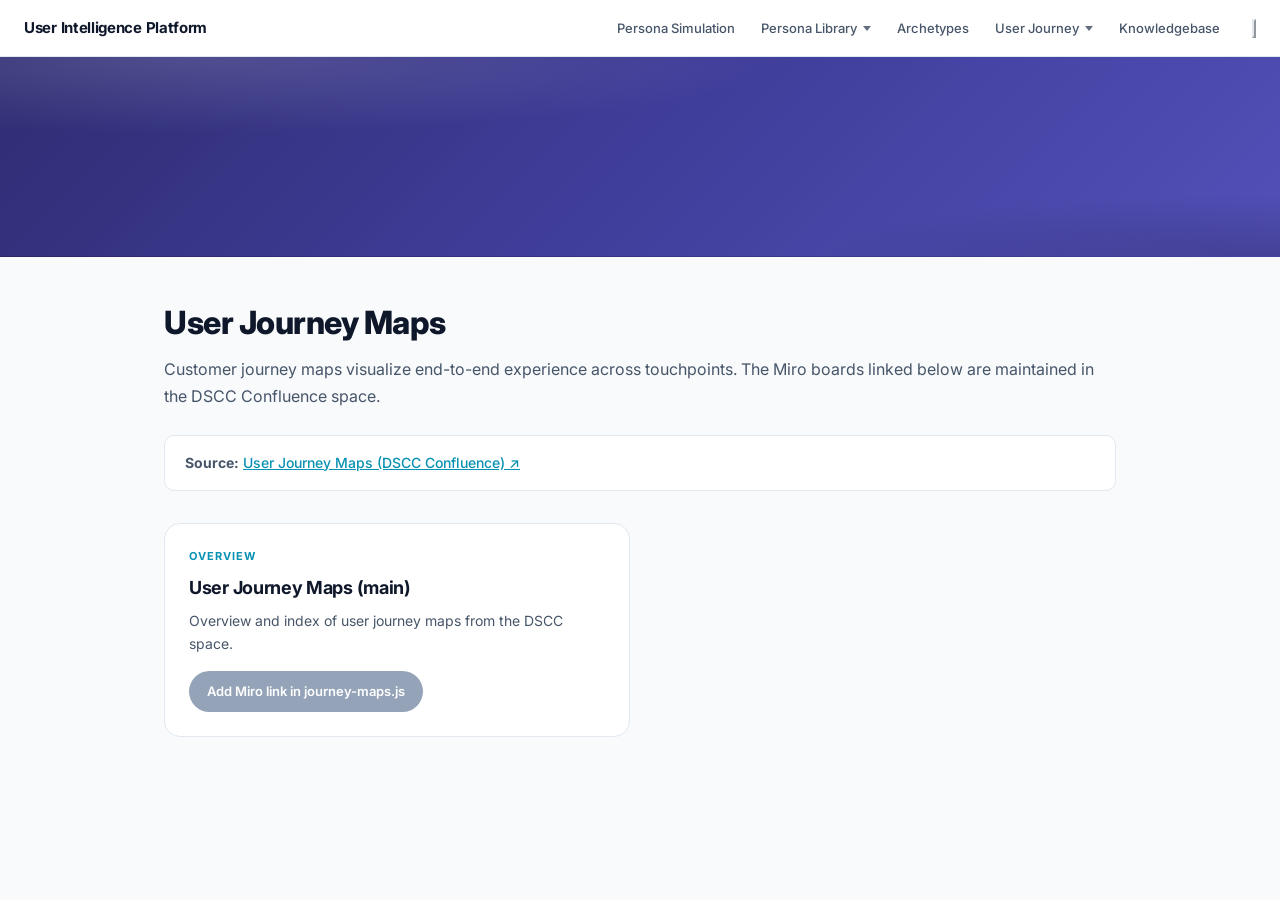
<file: journey-maps.html>
<!DOCTYPE html>
<html lang="en">
<head>
  <script>try{var k="cif-theme";var t=localStorage.getItem(k);if(t!=="light"&&t!=="dark")t=matchMedia("(prefers-color-scheme: dark)").matches?"dark":"light";document.documentElement.setAttribute("data-theme",t);}catch(e){document.documentElement.setAttribute("data-theme","light");}</script>
  <meta charset="UTF-8">
  <meta name="viewport" content="width=device-width, initial-scale=1.0">
  <title>User Journey — User Intelligence Platform</title>
  <link rel="preconnect" href="https://fonts.googleapis.com">
  <link href="https://fonts.googleapis.com/css2?family=Inter:wght@400;500;600;700;800&display=swap" rel="stylesheet">
  <link rel="stylesheet" href="uip-nav.css">
  <link rel="stylesheet" href="uip-page.css">
  <style>
    *, *::before, *::after { box-sizing: border-box; margin: 0; padding: 0; }
    :root {
      --bg: #f8fafc;
      --surface: #ffffff;
      --text: #0f172a;
      --text-secondary: #475569;
      --text-muted: #94a3b8;
      --border: #e2e8f0;
      --cyan: #0891b2;
      --cyan-light: #cffafe;
      --radius-md: 10px;
      --radius-lg: 16px;
      --shadow-md: 0 4px 6px -1px rgba(0,0,0,0.07), 0 2px 4px -2px rgba(0,0,0,0.05);
    }
    body { font-family: 'Inter', -apple-system, sans-serif; background: var(--bg); color: var(--text); line-height: 1.6; -webkit-font-smoothing: antialiased; }
    .wrap { max-width: 1000px; margin: 0 auto; padding: 40px 24px 60px; }
    .page-title { font-size: 32px; font-weight: 800; letter-spacing: -0.5px; margin-bottom: 8px; }
    .page-intro { font-size: 16px; color: var(--text-secondary); margin-bottom: 24px; line-height: 1.7; }
    .source-box {
      background: var(--surface);
      border: 1px solid var(--border);
      border-radius: var(--radius-md);
      padding: 16px 20px;
      margin-bottom: 32px;
      font-size: 14px;
      color: var(--text-secondary);
    }
    .source-box a { color: var(--cyan); font-weight: 500; }
    .source-box a:hover { text-decoration: underline; }
    .maps-grid { display: grid; grid-template-columns: repeat(auto-fill, minmax(320px, 1fr)); gap: 20px; }
    .map-card {
      background: var(--surface);
      border: 1px solid var(--border);
      border-radius: var(--radius-lg);
      padding: 24px;
      transition: box-shadow 0.2s ease, transform 0.2s ease;
    }
    .map-card:hover { box-shadow: var(--shadow-md); transform: translateY(-2px); }
    .map-card .category { font-size: 11px; font-weight: 700; text-transform: uppercase; letter-spacing: 1px; color: var(--cyan); margin-bottom: 8px; }
    .map-card h2 { font-size: 18px; font-weight: 700; margin-bottom: 8px; letter-spacing: -0.3px; }
    .map-card p { font-size: 14px; color: var(--text-secondary); line-height: 1.6; margin-bottom: 16px; }
    .map-card .btn {
      display: inline-flex; align-items: center; gap: 8px;
      padding: 10px 18px;
      background: var(--cyan);
      color: #fff;
      font-size: 13px; font-weight: 600;
      border-radius: 100px;
      text-decoration: none;
      transition: background 0.2s ease;
    }
    .map-card .btn:hover { background: #0e7490; }
    .empty-note {
      background: var(--cyan-light);
      border: 1px solid rgba(8, 145, 178, 0.3);
      border-radius: var(--radius-md);
      padding: 24px;
      font-size: 14px;
      color: var(--text-secondary);
      margin-top: 24px;
    }
    .empty-note strong { color: var(--text); }
    @media (max-width: 768px) {
      .wrap { padding: 24px 20px 48px; }
      .page-title { font-size: 26px; }
      .maps-grid { grid-template-columns: 1fr; }
    }
  </style>
</head>
<body>
  <header class="uip-topbar" id="uip-global-nav">
    <div class="uip-topbar-inner">
      <a href="homepage.html" class="uip-brand">User Intelligence Platform</a>
      <nav class="uip-nav-main" aria-label="Primary">
        <a class="uip-nav-link" href="homepage.html#persona-simulation">Persona Simulation</a>
        <div class="uip-nav-item has-dropdown">
          <button type="button" class="uip-nav-dd-trigger" aria-expanded="false" aria-haspopup="true">Persona Library <span class="uip-caret" aria-hidden="true"></span></button>
          <div class="uip-dropdown" role="menu">
            <a href="onedata-personas.html" role="menuitem">One Data</a>
            <a href="persona-library-tech-ecosystem.html" role="menuitem">Tech Ecosystem</a>
          </div>
        </div>
        <a class="uip-nav-link" href="archetypes.html">Archetypes</a>
        <div class="uip-nav-item has-dropdown">
          <button type="button" class="uip-nav-dd-trigger" aria-expanded="false" aria-haspopup="true">User Journey <span class="uip-caret" aria-hidden="true"></span></button>
          <div class="uip-dropdown" role="menu">
            <a href="onedata-journey-maps.html" role="menuitem">One Data</a>
            <a href="user-journey-tech-ecosystem.html" role="menuitem">Tech Ecosystem</a>
          </div>
        </div>
        <a class="uip-nav-link" href="knowledgebase.html">Knowledgebase</a>
      </nav>
      <div class="uip-trailing">
        <button type="button" class="theme-toggle uip-theme-btn" id="theme-toggle" title="Toggle light / dark theme">
          <svg class="icon-moon" viewBox="0 0 24 24" aria-hidden="true"><path d="M21 12.79A9 9 0 1 1 11.21 3 7 7 0 0 0 21 12.79z"/></svg>
          <svg class="icon-sun" viewBox="0 0 24 24" aria-hidden="true"><circle cx="12" cy="12" r="4"/><path d="M12 2v2M12 20v2M4.93 4.93l1.41 1.41M17.66 17.66l1.41 1.41M2 12h2M20 12h2M4.93 19.07l1.41-1.41M17.66 6.34l1.41-1.41"/></svg>
        </button>
      </div>
    </div>
  </header>

  <section class="uip-page-hero uip-page-hero--blank" aria-hidden="true"></section>

  <div class="wrap">
    <h1 class="page-title">User Journey Maps</h1>
    <p class="page-intro">Customer journey maps visualize end-to-end experience across touchpoints. The Miro boards linked below are maintained in the DSCC Confluence space.</p>

    <div class="source-box">
      <strong>Source:</strong> <a href="https://mckinsey.atlassian.net/wiki/spaces/DSCC/pages/1208880597/User+Journey+Maps" target="_blank" rel="noopener">User Journey Maps (DSCC Confluence) <span aria-hidden="true">↗</span></a>
    </div>

    <div class="maps-grid" id="mapsGrid"></div>

    <div class="empty-note" id="emptyNote" style="display: none;">
      <strong>No journey maps added yet.</strong> Open the Confluence page above (when logged in to Atlassian), copy the Miro board links, and add them to <code>journey-maps.js</code> in this project.
    </div>
  </div>

  <script src="journey-maps.js"></script>
  <script>
    (function() {
      var data = window.journeyMapsData || { maps: [] };
      var maps = (data.maps || []).filter(function(m) { return m.scope === 'general'; });
      var grid = document.getElementById('mapsGrid');
      var emptyNote = document.getElementById('emptyNote');

      if (maps.length === 0) {
        grid.innerHTML = '';
        emptyNote.style.display = 'block';
        return;
      }

      var html = maps.map(function(m) {
        var desc = m.description ? '<p>' + m.description + '</p>' : '';
        var cat = m.category ? '<div class="category">' + m.category + '</div>' : '';
        var url = (m.miroUrl || '').trim();
        var btn = url && url !== 'https://miro.com/app/board/'
          ? '<a href="' + url + '" class="btn" target="_blank" rel="noopener">Open in Miro ↗</a>'
          : '<span class="btn" style="background:#94a3b8;cursor:default;">Add Miro link in journey-maps.js</span>';
        return '<div class="map-card">' + cat + '<h2>' + (m.title || 'Untitled') + '</h2>' + desc + btn + '</div>';
      }).join('');

      grid.innerHTML = html;
    })();
  </script>
  <script src="site-theme.js"></script>
  <script src="uip-nav.js"></script>
</body>
</html>
</file>
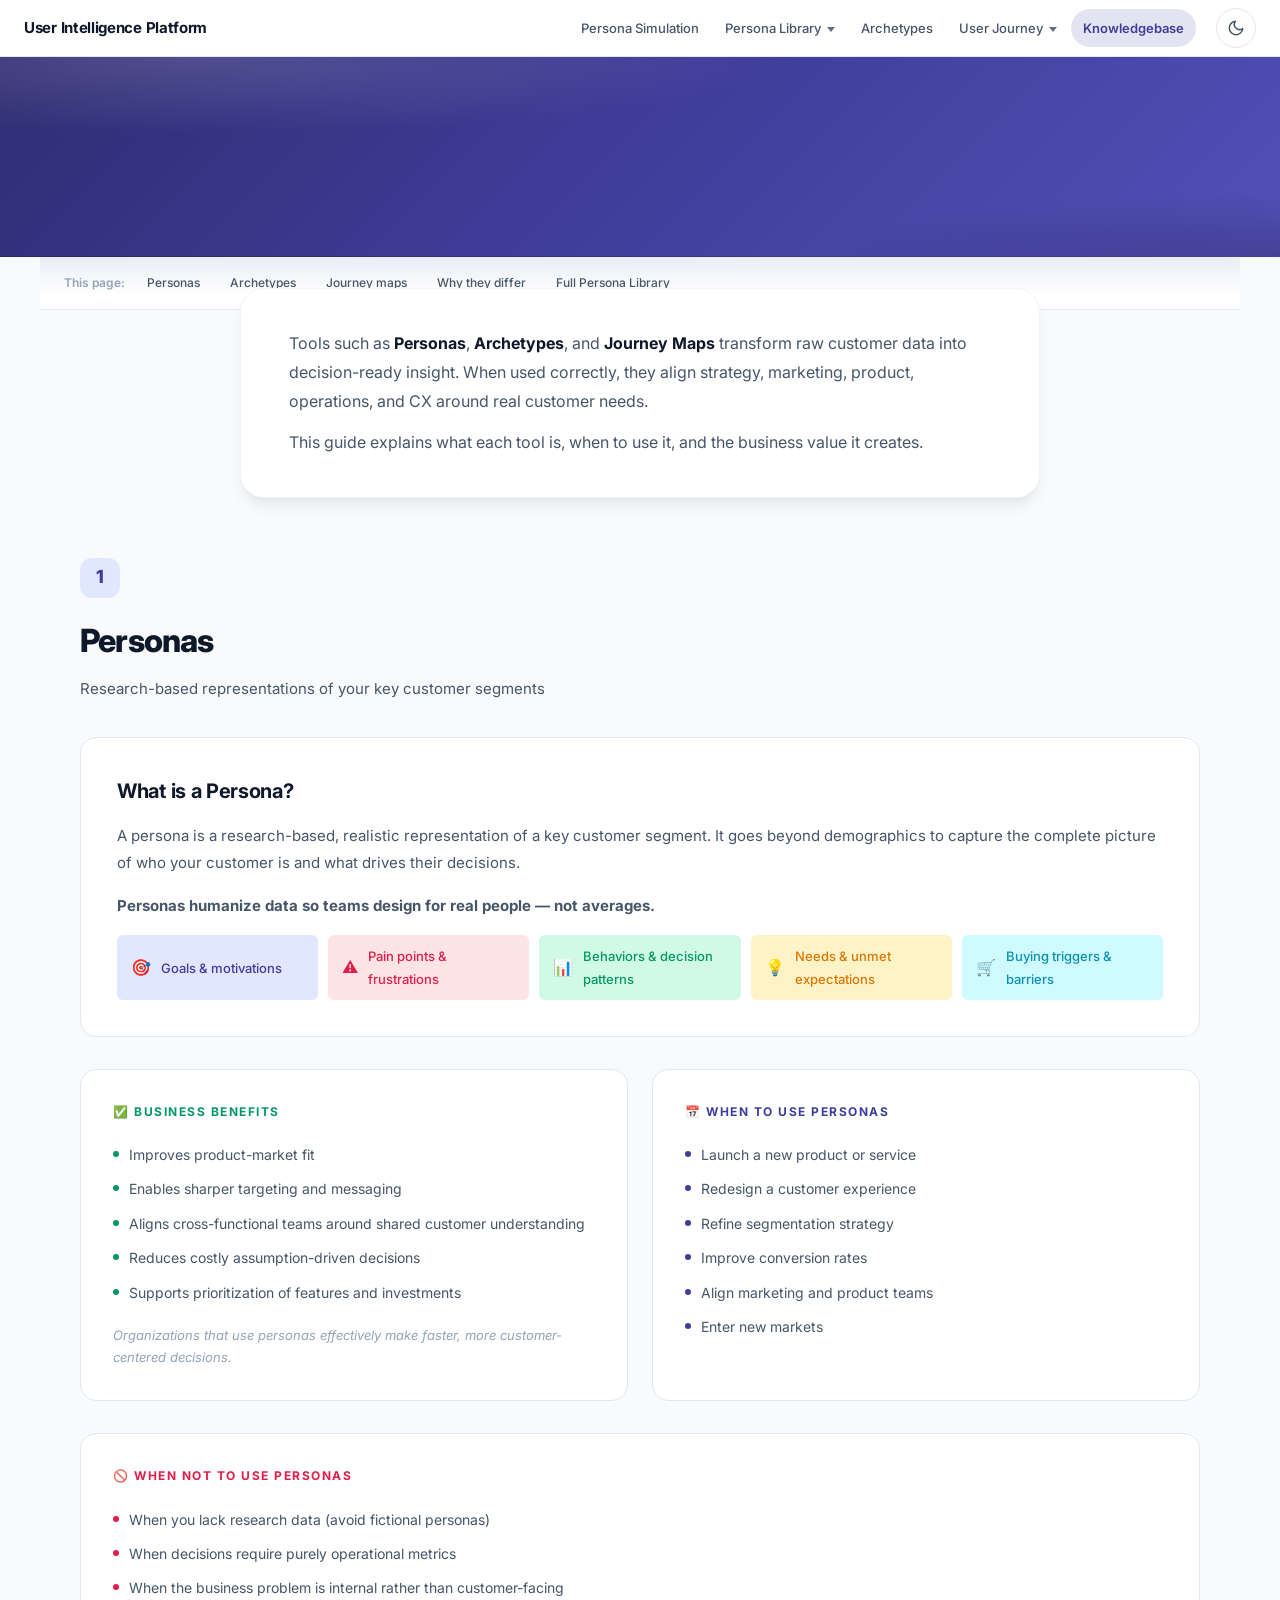
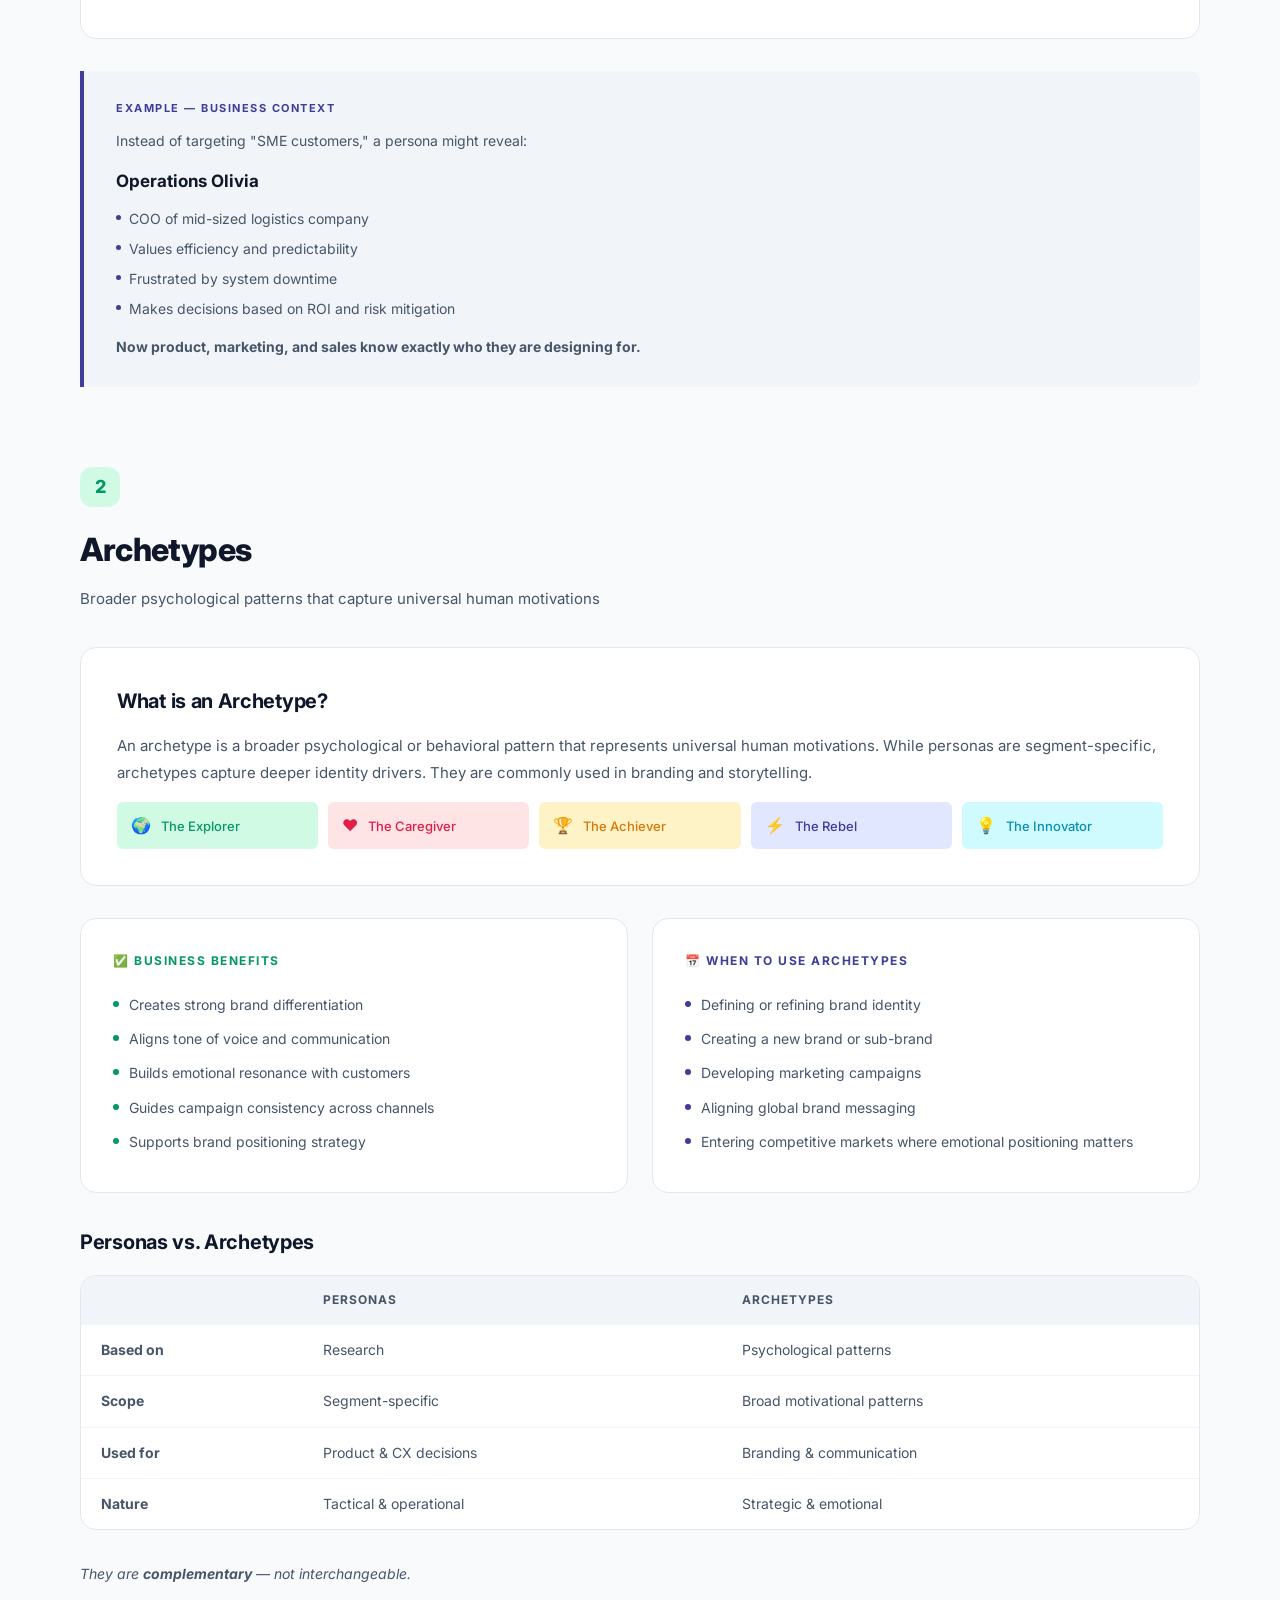
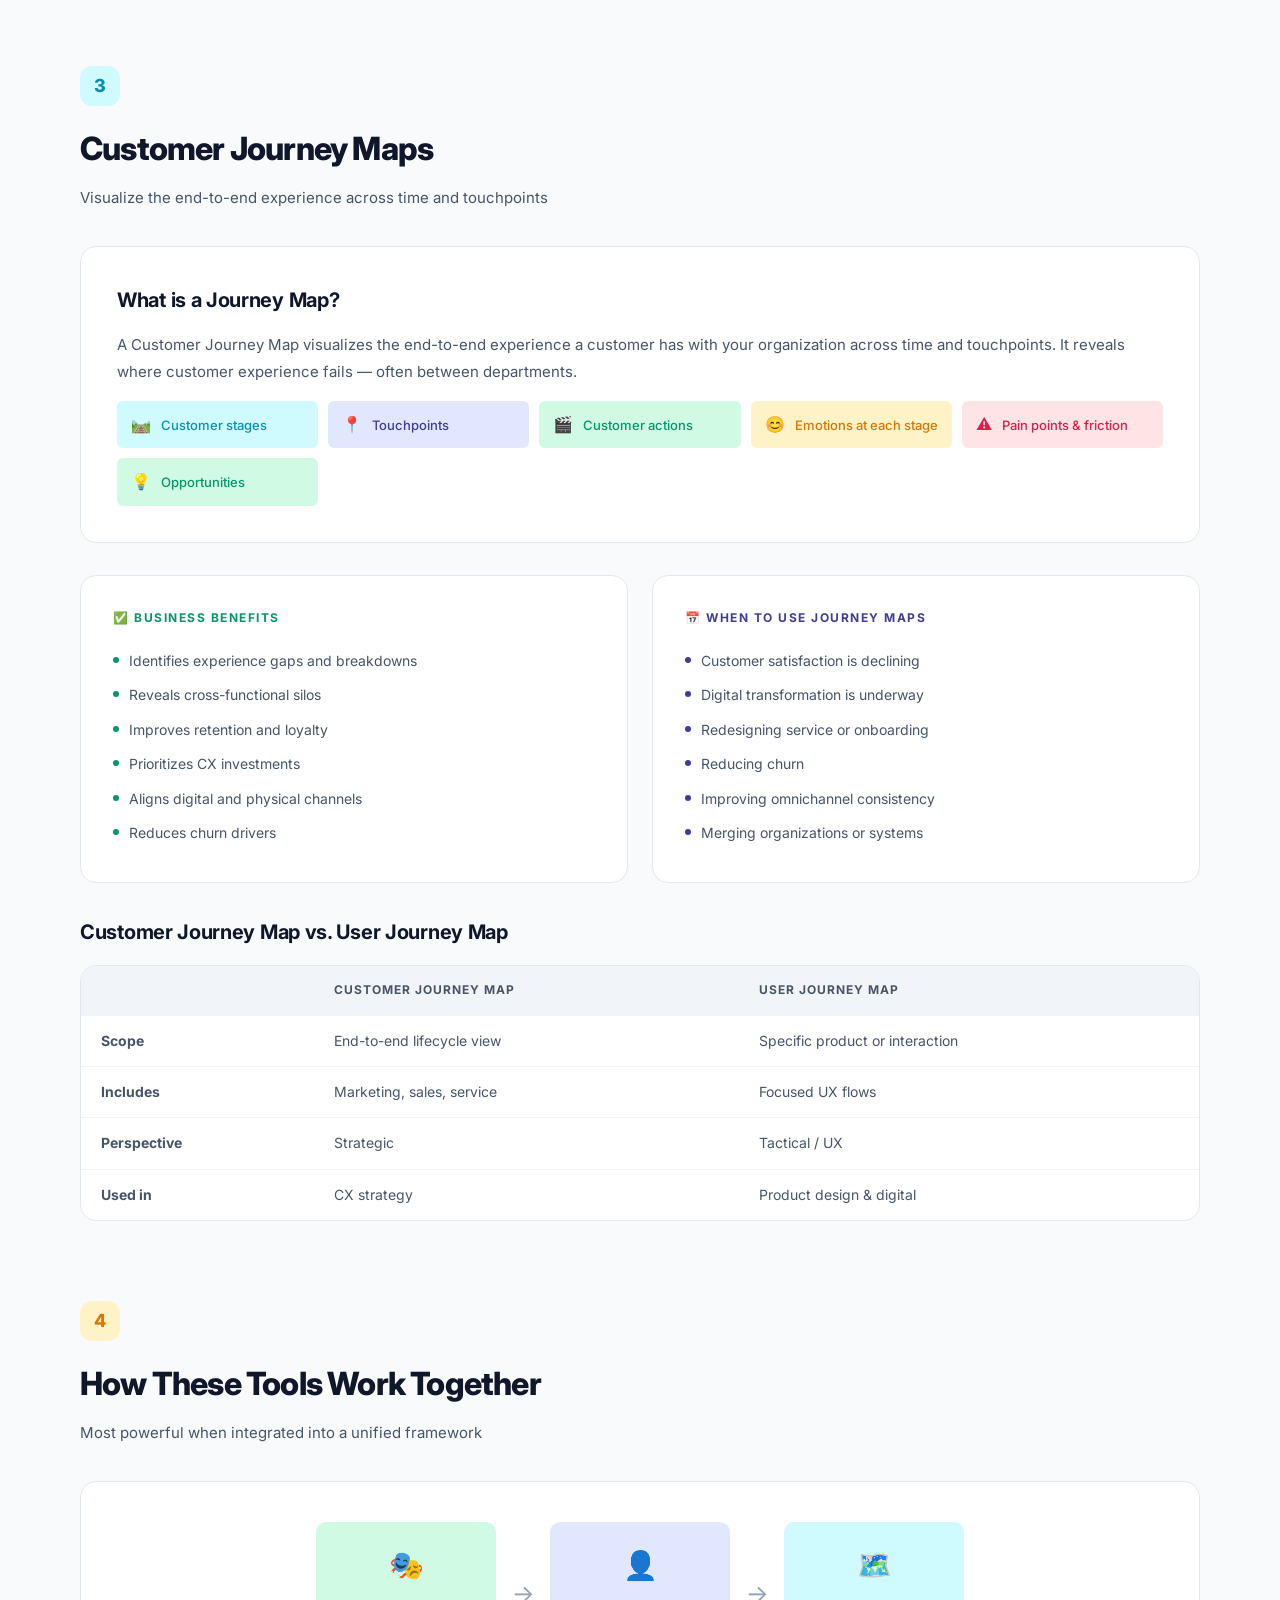
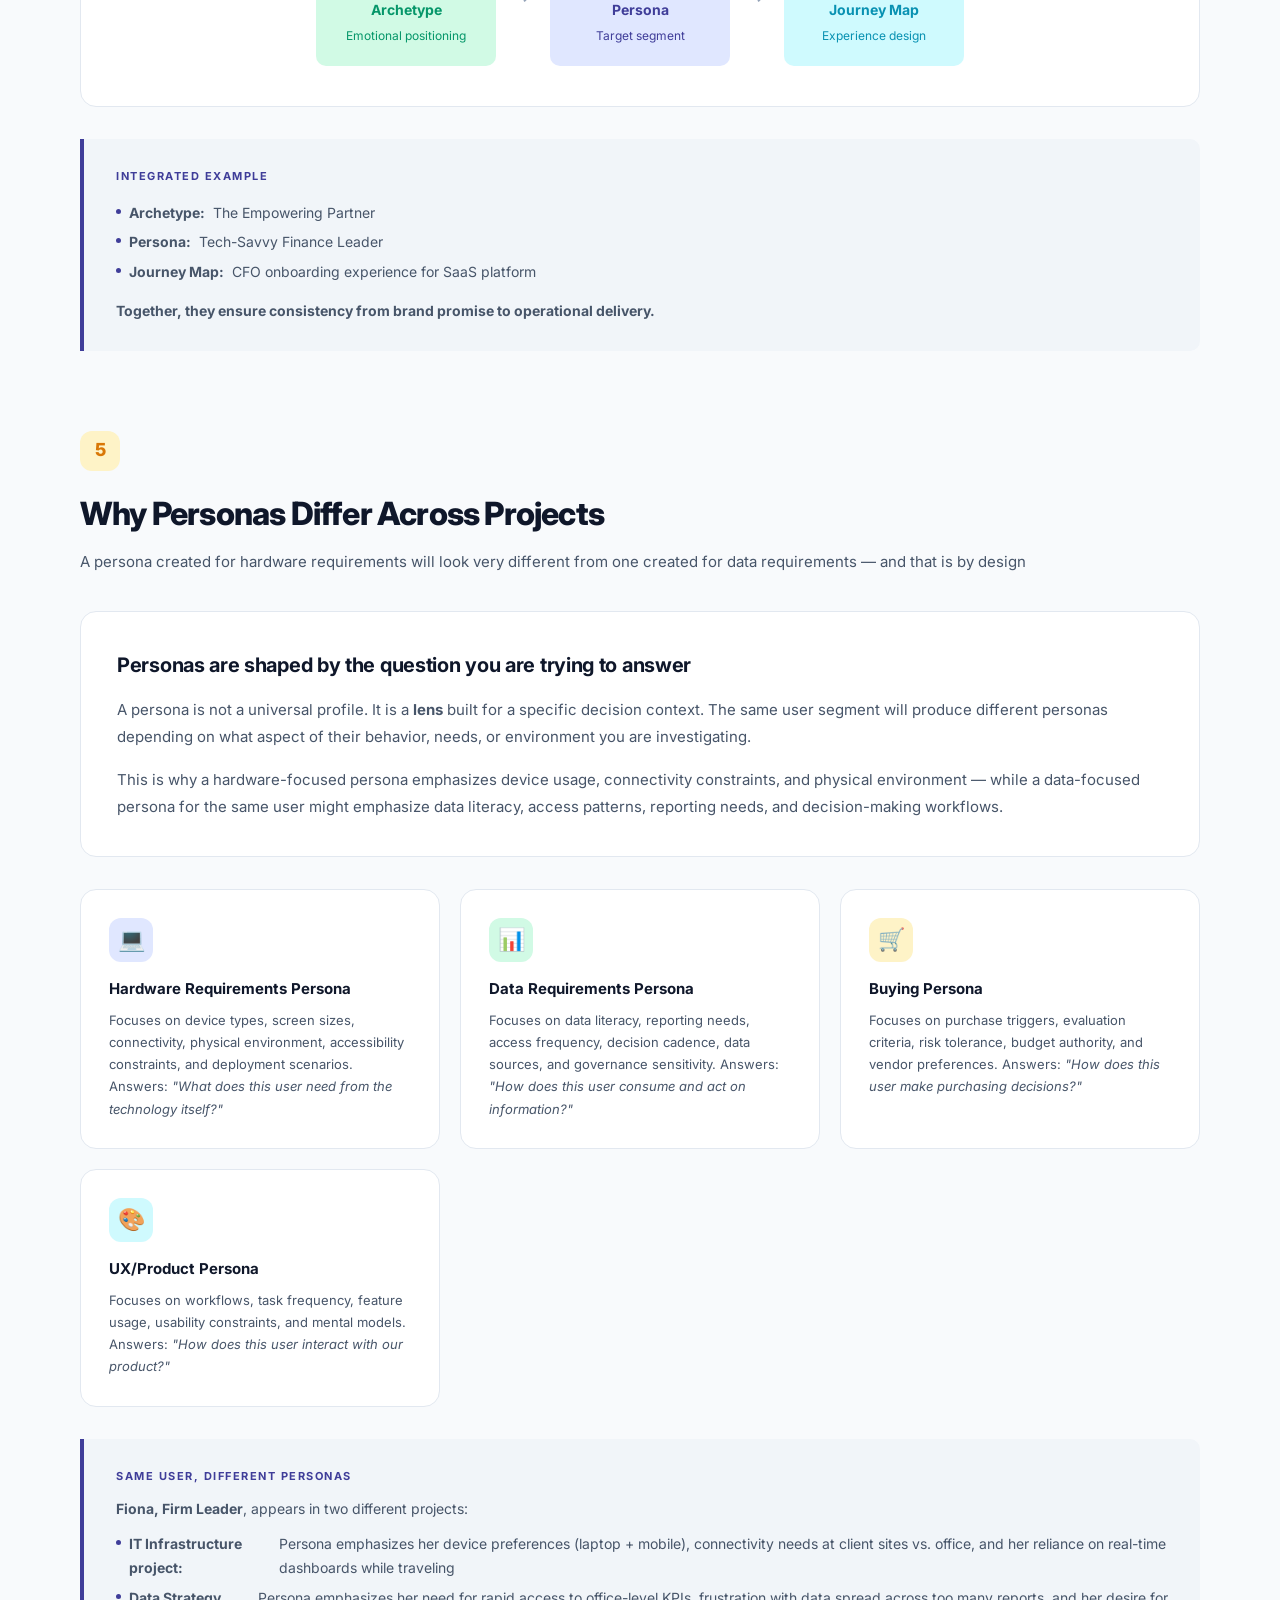
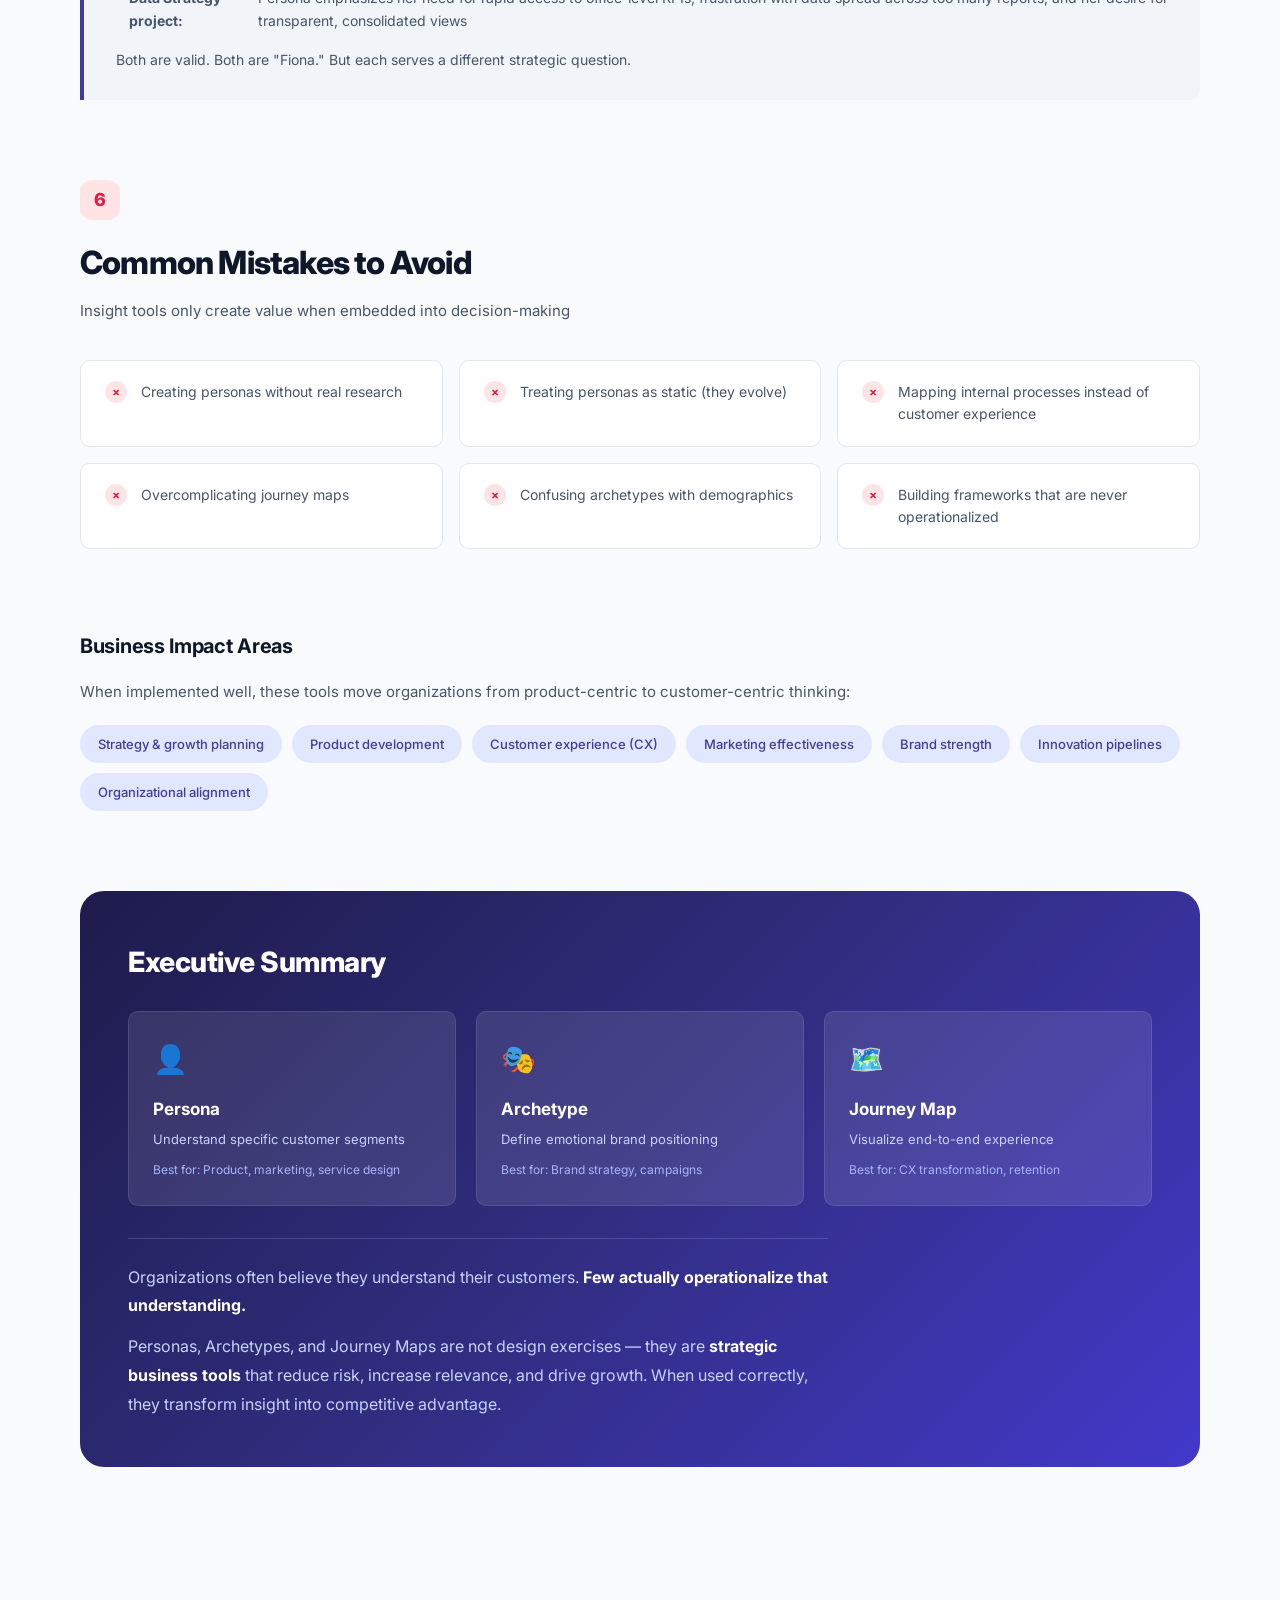
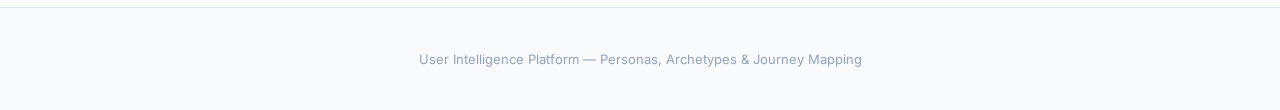
<file: knowledgebase.html>
<!DOCTYPE html>
<html lang="en">
<head>
  <script>try{var k="cif-theme";var t=localStorage.getItem(k);if(t!=="light"&&t!=="dark")t=matchMedia("(prefers-color-scheme: dark)").matches?"dark":"light";document.documentElement.setAttribute("data-theme",t);}catch(e){document.documentElement.setAttribute("data-theme","light");}</script>
  <meta charset="UTF-8">
  <meta name="viewport" content="width=device-width, initial-scale=1.0">
  <title>Knowledgebase — User Intelligence Platform</title>
  <link rel="preconnect" href="https://fonts.googleapis.com">
  <link href="https://fonts.googleapis.com/css2?family=Inter:wght@300;400;500;600;700;800;900&display=swap" rel="stylesheet">
  <link rel="stylesheet" href="uip-nav.css">
  <link rel="stylesheet" href="uip-page.css">
  <style>
    *, *::before, *::after { box-sizing: border-box; margin: 0; padding: 0; }

    :root {
      --bg: #f8fafc;
      --surface: #ffffff;
      --text: #0f172a;
      --text-secondary: #475569;
      --text-muted: #94a3b8;
      --border: #e2e8f0;
      --border-light: #f1f5f9;
      --indigo: #3f3d99;
      --indigo-light: #e0e7ff;
      --emerald: #059669;
      --emerald-light: #d1fae5;
      --amber: #d97706;
      --amber-light: #fef3c7;
      --rose: #e11d48;
      --rose-light: #ffe4e6;
      --cyan: #0891b2;
      --cyan-light: #cffafe;
      --radius-sm: 6px;
      --radius-md: 10px;
      --radius-lg: 16px;
      --radius-xl: 24px;
      --shadow-sm: 0 1px 2px rgba(0,0,0,0.05);
      --shadow-md: 0 4px 6px -1px rgba(0,0,0,0.07), 0 2px 4px -2px rgba(0,0,0,0.05);
      --shadow-lg: 0 10px 15px -3px rgba(0,0,0,0.08), 0 4px 6px -4px rgba(0,0,0,0.04);
      --nav-bg: rgba(255,255,255,0.92);
      --table-header-bg: #f1f5f9;
      --table-row-hover: #fafbfc;
    }

    [data-theme="dark"] {
      color-scheme: dark;
      --bg: #0b1120;
      --surface: #141c2b;
      --text: #e2e8f0;
      --text-secondary: #94a3b8;
      --text-muted: #64748b;
      --border: #2d3d56;
      --border-light: #1a2436;
      --indigo-light: rgba(99, 102, 241, 0.22);
      --emerald-light: rgba(16, 185, 129, 0.18);
      --amber-light: rgba(245, 158, 11, 0.18);
      --rose-light: rgba(244, 63, 94, 0.18);
      --cyan-light: rgba(6, 182, 212, 0.18);
      --nav-bg: rgba(11, 17, 32, 0.94);
      --table-header-bg: #1e293b;
      --table-row-hover: #1a2436;
      --shadow-sm: 0 1px 2px rgba(0,0,0,0.35);
      --shadow-md: 0 4px 6px -1px rgba(0,0,0,0.4), 0 2px 4px -2px rgba(0,0,0,0.28);
      --shadow-lg: 0 10px 15px -3px rgba(0,0,0,0.45), 0 4px 6px -4px rgba(0,0,0,0.3);
    }

    .theme-toggle {
      display: inline-flex;
      align-items: center;
      justify-content: center;
      width: 40px;
      height: 40px;
      margin-left: 2px;
      padding: 0;
      border: 1px solid var(--border);
      border-radius: 100px;
      background: var(--surface);
      color: var(--text-secondary);
      cursor: pointer;
      transition: background 200ms ease, color 200ms ease, border-color 200ms ease;
      flex-shrink: 0;
    }

    .theme-toggle:hover {
      background: var(--border-light);
      color: var(--text);
    }

    .theme-toggle svg {
      width: 18px;
      height: 18px;
      stroke: currentColor;
      fill: none;
      stroke-width: 2;
      stroke-linecap: round;
      stroke-linejoin: round;
    }

    [data-theme="dark"] .theme-toggle .icon-moon { display: none; }
    [data-theme="dark"] .theme-toggle .icon-sun { display: block; }
    .theme-toggle .icon-moon { display: block; }
    .theme-toggle .icon-sun { display: none; }

    body {
      font-family: 'Inter', -apple-system, BlinkMacSystemFont, sans-serif;
      background: var(--bg);
      color: var(--text);
      line-height: 1.7;
      -webkit-font-smoothing: antialiased;
    }

    /* ===== INTRO ===== */
    .intro {
      max-width: 800px;
      margin: -22px auto 0;
      padding: 40px 48px;
      background: var(--surface);
      border-radius: var(--radius-xl);
      box-shadow: var(--shadow-lg);
      position: relative;
      z-index: 10;
      border: 1px solid var(--border-light);
    }

    .intro p {
      font-size: 16px;
      color: var(--text-secondary);
      line-height: 1.8;
    }

    .intro p strong {
      color: var(--text);
    }

    /* ===== CONTENT ===== */
    .content-wrap {
      max-width: 1200px;
      margin: 0 auto;
      padding: 60px 40px;
    }

    /* ===== SECTION ===== */
    .section {
      margin-bottom: 80px;
    }

    .section-number {
      display: inline-flex;
      align-items: center;
      justify-content: center;
      width: 40px;
      height: 40px;
      border-radius: 12px;
      font-size: 18px;
      font-weight: 800;
      margin-bottom: 16px;
    }

    .section-title {
      font-size: 32px;
      font-weight: 800;
      letter-spacing: -0.8px;
      margin-bottom: 8px;
    }

    .section-subtitle {
      font-size: 15px;
      color: var(--text-secondary);
      margin-bottom: 36px;
    }

    /* ===== WHAT-IS CARD ===== */
    .what-is {
      background: var(--surface);
      border: 1px solid var(--border);
      border-radius: var(--radius-lg);
      padding: 36px;
      margin-bottom: 32px;
    }

    .what-is h3 {
      font-size: 20px;
      font-weight: 700;
      margin-bottom: 14px;
      letter-spacing: -0.3px;
    }

    .what-is p {
      font-size: 15px;
      color: var(--text-secondary);
      line-height: 1.8;
      margin-bottom: 16px;
    }

    .what-is p:last-child { margin-bottom: 0; }

    .trait-grid {
      display: grid;
      grid-template-columns: repeat(auto-fit, minmax(200px, 1fr));
      gap: 10px;
      margin-top: 16px;
    }

    .trait {
      display: flex;
      align-items: center;
      gap: 10px;
      padding: 10px 14px;
      border-radius: var(--radius-sm);
      font-size: 13px;
      font-weight: 500;
    }

    .trait .icon { font-size: 16px; }

    /* ===== BENEFITS / WHEN ===== */
    .two-col {
      display: grid;
      grid-template-columns: 1fr 1fr;
      gap: 24px;
      margin-bottom: 32px;
    }

    .info-card {
      background: var(--surface);
      border: 1px solid var(--border);
      border-radius: var(--radius-lg);
      padding: 32px;
    }

    .info-card-title {
      font-size: 12px;
      text-transform: uppercase;
      letter-spacing: 1.5px;
      font-weight: 700;
      margin-bottom: 16px;
      display: flex;
      align-items: center;
      gap: 8px;
    }

    .info-card ul {
      list-style: none;
    }

    .info-card li {
      padding: 6px 0;
      font-size: 14px;
      color: var(--text-secondary);
      display: flex;
      align-items: flex-start;
      gap: 10px;
      line-height: 1.6;
    }

    .info-card li .dot {
      width: 6px;
      height: 6px;
      border-radius: 50%;
      flex-shrink: 0;
      margin-top: 7px;
    }

    /* ===== EXAMPLE CALLOUT ===== */
    .example-callout {
      background: var(--border-light);
      border-left: 4px solid var(--indigo);
      border-radius: 0 var(--radius-md) var(--radius-md) 0;
      padding: 28px 32px;
      margin-bottom: 32px;
    }

    .example-callout .label {
      font-size: 11px;
      text-transform: uppercase;
      letter-spacing: 1.5px;
      font-weight: 700;
      color: var(--indigo);
      margin-bottom: 12px;
    }

    .example-callout h4 {
      font-size: 17px;
      font-weight: 700;
      margin-bottom: 6px;
    }

    .example-callout p, .example-callout li {
      font-size: 14px;
      color: var(--text-secondary);
      line-height: 1.7;
    }

    .example-callout ul {
      list-style: none;
      margin-top: 8px;
    }

    .example-callout li {
      padding: 3px 0;
      display: flex;
      align-items: flex-start;
      gap: 8px;
    }

    .example-callout li::before {
      content: '';
      width: 5px;
      height: 5px;
      border-radius: 50%;
      background: var(--indigo);
      flex-shrink: 0;
      margin-top: 8px;
    }

    /* ===== COMPARISON TABLE ===== */
    .comparison-table {
      width: 100%;
      border-collapse: separate;
      border-spacing: 0;
      border: 1px solid var(--border);
      border-radius: var(--radius-lg);
      overflow: hidden;
      margin-bottom: 32px;
      background: var(--surface);
    }

    .comparison-table th {
      background: var(--table-header-bg);
      padding: 14px 20px;
      font-size: 12px;
      text-transform: uppercase;
      letter-spacing: 1px;
      font-weight: 700;
      text-align: left;
      color: var(--text-secondary);
    }

    .comparison-table td {
      padding: 14px 20px;
      font-size: 14px;
      color: var(--text-secondary);
      border-top: 1px solid var(--border-light);
      line-height: 1.6;
    }

    .comparison-table tr:hover td {
      background: var(--table-row-hover);
    }

    /* ===== WORKING TOGETHER ===== */
    .flow-diagram {
      display: flex;
      align-items: center;
      justify-content: center;
      gap: 16px;
      padding: 40px 24px;
      background: var(--surface);
      border: 1px solid var(--border);
      border-radius: var(--radius-lg);
      margin-bottom: 32px;
      flex-wrap: wrap;
    }

    .flow-step {
      text-align: center;
      padding: 20px 28px;
      border-radius: var(--radius-md);
      min-width: 180px;
    }

    .flow-step .flow-icon { font-size: 28px; margin-bottom: 8px; }
    .flow-step .flow-label { font-size: 14px; font-weight: 700; margin-bottom: 4px; }
    .flow-step .flow-desc { font-size: 12px; }

    .flow-arrow {
      font-size: 24px;
      color: var(--text-muted);
      flex-shrink: 0;
    }

    /* ===== MISTAKES ===== */
    .mistakes-grid {
      display: grid;
      grid-template-columns: repeat(auto-fit, minmax(320px, 1fr));
      gap: 16px;
      margin-bottom: 32px;
    }

    .mistake-item {
      background: var(--surface);
      border: 1px solid var(--border);
      border-radius: var(--radius-md);
      padding: 20px 24px;
      display: flex;
      align-items: flex-start;
      gap: 14px;
      font-size: 14px;
      color: var(--text-secondary);
      line-height: 1.6;
    }

    .mistake-item .x-icon {
      width: 22px;
      height: 22px;
      border-radius: 50%;
      background: var(--rose-light);
      color: var(--rose);
      display: flex;
      align-items: center;
      justify-content: center;
      font-size: 12px;
      font-weight: 700;
      flex-shrink: 0;
    }

    /* ===== WHY PERSONAS DIFFER ===== */
    .differ-cards {
      display: grid;
      grid-template-columns: repeat(auto-fit, minmax(280px, 1fr));
      gap: 20px;
      margin-bottom: 32px;
    }

    .differ-card {
      background: var(--surface);
      border: 1px solid var(--border);
      border-radius: var(--radius-lg);
      padding: 28px;
      transition: box-shadow 200ms ease;
    }

    .differ-card:hover { box-shadow: var(--shadow-md); }

    .differ-card .differ-icon {
      width: 44px;
      height: 44px;
      border-radius: 12px;
      display: flex;
      align-items: center;
      justify-content: center;
      font-size: 22px;
      margin-bottom: 14px;
    }

    .differ-card h4 {
      font-size: 15px;
      font-weight: 700;
      margin-bottom: 8px;
    }

    .differ-card p {
      font-size: 13px;
      color: var(--text-secondary);
      line-height: 1.7;
    }

    /* ===== EXEC SUMMARY ===== */
    .exec-summary {
      background: linear-gradient(135deg, #1e1b4b 0%, #312e81 50%, #4338ca 100%);
      border-radius: var(--radius-xl);
      padding: 48px;
      margin-bottom: 32px;
      color: #fff;
    }

    .exec-summary h2 {
      font-size: 28px;
      font-weight: 800;
      letter-spacing: -0.5px;
      margin-bottom: 24px;
    }

    .exec-summary-grid {
      display: grid;
      grid-template-columns: repeat(3, 1fr);
      gap: 20px;
      margin-bottom: 32px;
    }

    .exec-card {
      background: rgba(255,255,255,0.1);
      border-radius: var(--radius-md);
      padding: 24px;
      border: 1px solid rgba(255,255,255,0.1);
    }

    .exec-card .exec-icon { font-size: 28px; margin-bottom: 12px; }
    .exec-card h3 { font-size: 17px; font-weight: 700; margin-bottom: 4px; }
    .exec-card .exec-purpose { font-size: 13px; color: #c7d2fe; margin-bottom: 10px; }
    .exec-card .exec-best { font-size: 12px; color: #a5b4fc; }

    .exec-summary .final-thought {
      font-size: 16px;
      color: #c7d2fe;
      line-height: 1.8;
      max-width: 700px;
      border-top: 1px solid rgba(255,255,255,0.15);
      padding-top: 24px;
    }

    .exec-summary .final-thought strong {
      color: #fff;
    }

    /* ===== IMPACT BADGES ===== */
    .impact-row {
      display: flex;
      flex-wrap: wrap;
      gap: 10px;
      margin-bottom: 32px;
    }

    .impact-badge {
      font-size: 13px;
      font-weight: 500;
      padding: 8px 18px;
      border-radius: 100px;
      background: var(--indigo-light);
      color: var(--indigo);
    }

    /* ===== FOOTER ===== */
    .footer {
      text-align: center;
      padding: 40px;
      border-top: 1px solid var(--border);
      font-size: 13px;
      color: var(--text-muted);
    }

    /* ===== RESPONSIVE ===== */
    @media (max-width: 900px) {
      .two-col { grid-template-columns: 1fr; }
      .exec-summary-grid { grid-template-columns: 1fr; }
      .flow-diagram { flex-direction: column; }
      .flow-arrow { transform: rotate(90deg); }
    }

    @media (max-width: 768px) {
      .intro { margin-left: 20px; margin-right: 20px; padding: 28px; }
      .content-wrap { padding: 40px 20px; }
      .section-title { font-size: 24px; }
      .exec-summary { padding: 32px 24px; }
    }

    ::-webkit-scrollbar { width: 6px; }
    ::-webkit-scrollbar-track { background: transparent; }
    ::-webkit-scrollbar-thumb { background: var(--border); border-radius: 3px; }

    html { scroll-behavior: smooth; }

    .kb-subnav {
      background: linear-gradient(180deg, rgba(63, 61, 153, 0.07) 0%, var(--surface) 72%);
      border-bottom: 1px solid var(--border);
      padding: 12px 24px;
      max-width: 1200px;
      margin: 0 auto;
      display: flex;
      flex-wrap: wrap;
      align-items: center;
      gap: 8px 14px;
      font-size: 12px;
    }

    .kb-subnav a {
      color: var(--text-secondary);
      text-decoration: none;
      font-weight: 500;
      padding: 4px 8px;
      border-radius: 6px;
    }

    .kb-subnav a:hover {
      background: var(--border-light);
      color: var(--text);
    }
  </style>
</head>
<body>

  <header class="uip-topbar" id="uip-global-nav">
    <div class="uip-topbar-inner">
      <a href="homepage.html" class="uip-brand">User Intelligence Platform</a>
      <nav class="uip-nav-main" aria-label="Primary">
        <a class="uip-nav-link" href="homepage.html#persona-simulation">Persona Simulation</a>
        <div class="uip-nav-item has-dropdown">
          <button type="button" class="uip-nav-dd-trigger" aria-expanded="false" aria-haspopup="true">Persona Library <span class="uip-caret" aria-hidden="true"></span></button>
          <div class="uip-dropdown" role="menu">
            <a href="onedata-personas.html" role="menuitem">One Data</a>
            <a href="persona-library-tech-ecosystem.html" role="menuitem">Tech Ecosystem</a>
          </div>
        </div>
        <a class="uip-nav-link" href="archetypes.html">Archetypes</a>
        <div class="uip-nav-item has-dropdown">
          <button type="button" class="uip-nav-dd-trigger" aria-expanded="false" aria-haspopup="true">User Journey <span class="uip-caret" aria-hidden="true"></span></button>
          <div class="uip-dropdown" role="menu">
            <a href="onedata-journey-maps.html" role="menuitem">One Data</a>
            <a href="user-journey-tech-ecosystem.html" role="menuitem">Tech Ecosystem</a>
          </div>
        </div>
        <a class="uip-nav-link" href="knowledgebase.html" aria-current="page">Knowledgebase</a>
      </nav>
      <div class="uip-trailing">
        <button type="button" class="theme-toggle uip-theme-btn" id="theme-toggle" title="Toggle light / dark theme">
          <svg class="icon-moon" viewBox="0 0 24 24" aria-hidden="true"><path d="M21 12.79A9 9 0 1 1 11.21 3 7 7 0 0 0 21 12.79z"/></svg>
          <svg class="icon-sun" viewBox="0 0 24 24" aria-hidden="true"><circle cx="12" cy="12" r="4"/><path d="M12 2v2M12 20v2M4.93 4.93l1.41 1.41M17.66 17.66l1.41 1.41M2 12h2M20 12h2M4.93 19.07l1.41-1.41M17.66 6.34l1.41-1.41"/></svg>
        </button>
      </div>
    </div>
  </header>

  <section class="uip-page-hero uip-page-hero--blank" aria-hidden="true"></section>

  <div class="kb-subnav" aria-label="Guide sections">
    <span style="color:var(--text-muted);font-weight:600;">This page:</span>
    <a href="#personas">Personas</a>
    <a href="#archetypes">Archetypes</a>
    <a href="#journey-maps">Journey maps</a>
    <a href="#why-differ">Why they differ</a>
    <a href="library.html">Full Persona Library</a>
  </div>

  <!-- INTRO -->
  <div class="intro">
    <p>Tools such as <strong>Personas</strong>, <strong>Archetypes</strong>, and <strong>Journey Maps</strong> transform raw customer data into decision-ready insight. When used correctly, they align strategy, marketing, product, operations, and CX around real customer needs.</p>
    <p style="margin-top:12px">This guide explains what each tool is, when to use it, and the business value it creates.</p>
  </div>

  <div class="content-wrap">

    <!-- ============================== -->
    <!-- SECTION 1: PERSONAS            -->
    <!-- ============================== -->
    <section class="section" id="personas">
      <div class="section-number" style="background:var(--indigo-light);color:var(--indigo)">1</div>
      <h2 class="section-title">Personas</h2>
      <p class="section-subtitle">Research-based representations of your key customer segments</p>

      <div class="what-is">
        <h3>What is a Persona?</h3>
        <p>A persona is a research-based, realistic representation of a key customer segment. It goes beyond demographics to capture the complete picture of who your customer is and what drives their decisions.</p>
        <p><strong>Personas humanize data so teams design for real people &mdash; not averages.</strong></p>
        <div class="trait-grid">
          <div class="trait" style="background:var(--indigo-light);color:var(--indigo)"><span class="icon">&#x1F3AF;</span> Goals &amp; motivations</div>
          <div class="trait" style="background:var(--rose-light);color:var(--rose)"><span class="icon">&#x26A0;&#xFE0F;</span> Pain points &amp; frustrations</div>
          <div class="trait" style="background:var(--emerald-light);color:var(--emerald)"><span class="icon">&#x1F4CA;</span> Behaviors &amp; decision patterns</div>
          <div class="trait" style="background:var(--amber-light);color:var(--amber)"><span class="icon">&#x1F4A1;</span> Needs &amp; unmet expectations</div>
          <div class="trait" style="background:var(--cyan-light);color:var(--cyan)"><span class="icon">&#x1F6D2;</span> Buying triggers &amp; barriers</div>
        </div>
      </div>

      <div class="two-col">
        <div class="info-card">
          <div class="info-card-title" style="color:var(--emerald)">&#x2705; Business Benefits</div>
          <ul>
            <li><span class="dot" style="background:var(--emerald)"></span>Improves product-market fit</li>
            <li><span class="dot" style="background:var(--emerald)"></span>Enables sharper targeting and messaging</li>
            <li><span class="dot" style="background:var(--emerald)"></span>Aligns cross-functional teams around shared customer understanding</li>
            <li><span class="dot" style="background:var(--emerald)"></span>Reduces costly assumption-driven decisions</li>
            <li><span class="dot" style="background:var(--emerald)"></span>Supports prioritization of features and investments</li>
          </ul>
          <p style="font-size:13px;color:var(--text-muted);margin-top:14px;font-style:italic">Organizations that use personas effectively make faster, more customer-centered decisions.</p>
        </div>
        <div class="info-card">
          <div class="info-card-title" style="color:var(--indigo)">&#x1F4C5; When to Use Personas</div>
          <ul>
            <li><span class="dot" style="background:var(--indigo)"></span>Launch a new product or service</li>
            <li><span class="dot" style="background:var(--indigo)"></span>Redesign a customer experience</li>
            <li><span class="dot" style="background:var(--indigo)"></span>Refine segmentation strategy</li>
            <li><span class="dot" style="background:var(--indigo)"></span>Improve conversion rates</li>
            <li><span class="dot" style="background:var(--indigo)"></span>Align marketing and product teams</li>
            <li><span class="dot" style="background:var(--indigo)"></span>Enter new markets</li>
          </ul>
        </div>
      </div>

      <div class="info-card" style="margin-bottom:32px">
        <div class="info-card-title" style="color:var(--rose)">&#x1F6AB; When NOT to Use Personas</div>
        <ul>
          <li><span class="dot" style="background:var(--rose)"></span>When you lack research data (avoid fictional personas)</li>
          <li><span class="dot" style="background:var(--rose)"></span>When decisions require purely operational metrics</li>
          <li><span class="dot" style="background:var(--rose)"></span>When the business problem is internal rather than customer-facing</li>
        </ul>
      </div>

      <div class="example-callout">
        <div class="label">Example &mdash; Business Context</div>
        <p>Instead of targeting "SME customers," a persona might reveal:</p>
        <h4 style="margin-top:14px">Operations Olivia</h4>
        <ul>
          <li>COO of mid-sized logistics company</li>
          <li>Values efficiency and predictability</li>
          <li>Frustrated by system downtime</li>
          <li>Makes decisions based on ROI and risk mitigation</li>
        </ul>
        <p style="margin-top:12px"><strong>Now product, marketing, and sales know exactly who they are designing for.</strong></p>
      </div>
    </section>

    <!-- ============================== -->
    <!-- SECTION 2: ARCHETYPES          -->
    <!-- ============================== -->
    <section class="section" id="archetypes">
      <div class="section-number" style="background:var(--emerald-light);color:var(--emerald)">2</div>
      <h2 class="section-title">Archetypes</h2>
      <p class="section-subtitle">Broader psychological patterns that capture universal human motivations</p>

      <div class="what-is">
        <h3>What is an Archetype?</h3>
        <p>An archetype is a broader psychological or behavioral pattern that represents universal human motivations. While personas are segment-specific, archetypes capture deeper identity drivers. They are commonly used in branding and storytelling.</p>
        <div class="trait-grid">
          <div class="trait" style="background:var(--emerald-light);color:var(--emerald)"><span class="icon">&#x1F30D;</span> The Explorer</div>
          <div class="trait" style="background:var(--rose-light);color:var(--rose)"><span class="icon">&#x2764;&#xFE0F;</span> The Caregiver</div>
          <div class="trait" style="background:var(--amber-light);color:var(--amber)"><span class="icon">&#x1F3C6;</span> The Achiever</div>
          <div class="trait" style="background:var(--indigo-light);color:var(--indigo)"><span class="icon">&#x26A1;</span> The Rebel</div>
          <div class="trait" style="background:var(--cyan-light);color:var(--cyan)"><span class="icon">&#x1F4A1;</span> The Innovator</div>
        </div>
      </div>

      <div class="two-col">
        <div class="info-card">
          <div class="info-card-title" style="color:var(--emerald)">&#x2705; Business Benefits</div>
          <ul>
            <li><span class="dot" style="background:var(--emerald)"></span>Creates strong brand differentiation</li>
            <li><span class="dot" style="background:var(--emerald)"></span>Aligns tone of voice and communication</li>
            <li><span class="dot" style="background:var(--emerald)"></span>Builds emotional resonance with customers</li>
            <li><span class="dot" style="background:var(--emerald)"></span>Guides campaign consistency across channels</li>
            <li><span class="dot" style="background:var(--emerald)"></span>Supports brand positioning strategy</li>
          </ul>
        </div>
        <div class="info-card">
          <div class="info-card-title" style="color:var(--indigo)">&#x1F4C5; When to Use Archetypes</div>
          <ul>
            <li><span class="dot" style="background:var(--indigo)"></span>Defining or refining brand identity</li>
            <li><span class="dot" style="background:var(--indigo)"></span>Creating a new brand or sub-brand</li>
            <li><span class="dot" style="background:var(--indigo)"></span>Developing marketing campaigns</li>
            <li><span class="dot" style="background:var(--indigo)"></span>Aligning global brand messaging</li>
            <li><span class="dot" style="background:var(--indigo)"></span>Entering competitive markets where emotional positioning matters</li>
          </ul>
        </div>
      </div>

      <h3 style="font-size:20px;font-weight:700;margin-bottom:16px;letter-spacing:-0.3px">Personas vs. Archetypes</h3>
      <table class="comparison-table">
        <thead>
          <tr>
            <th></th>
            <th>Personas</th>
            <th>Archetypes</th>
          </tr>
        </thead>
        <tbody>
          <tr><td><strong>Based on</strong></td><td>Research</td><td>Psychological patterns</td></tr>
          <tr><td><strong>Scope</strong></td><td>Segment-specific</td><td>Broad motivational patterns</td></tr>
          <tr><td><strong>Used for</strong></td><td>Product &amp; CX decisions</td><td>Branding &amp; communication</td></tr>
          <tr><td><strong>Nature</strong></td><td>Tactical &amp; operational</td><td>Strategic &amp; emotional</td></tr>
        </tbody>
      </table>
      <p style="font-size:14px;color:var(--text-secondary);font-style:italic;margin-bottom:32px">They are <strong>complementary</strong> &mdash; not interchangeable.</p>
    </section>

    <!-- ============================== -->
    <!-- SECTION 3: JOURNEY MAPS        -->
    <!-- ============================== -->
    <section class="section" id="journey-maps">
      <div class="section-number" style="background:var(--cyan-light);color:var(--cyan)">3</div>
      <h2 class="section-title">Customer Journey Maps</h2>
      <p class="section-subtitle">Visualize the end-to-end experience across time and touchpoints</p>

      <div class="what-is">
        <h3>What is a Journey Map?</h3>
        <p>A Customer Journey Map visualizes the end-to-end experience a customer has with your organization across time and touchpoints. It reveals where customer experience fails &mdash; often between departments.</p>
        <div class="trait-grid">
          <div class="trait" style="background:var(--cyan-light);color:var(--cyan)"><span class="icon">&#x1F6E4;&#xFE0F;</span> Customer stages</div>
          <div class="trait" style="background:var(--indigo-light);color:var(--indigo)"><span class="icon">&#x1F4CD;</span> Touchpoints</div>
          <div class="trait" style="background:var(--emerald-light);color:var(--emerald)"><span class="icon">&#x1F3AC;</span> Customer actions</div>
          <div class="trait" style="background:var(--amber-light);color:var(--amber)"><span class="icon">&#x1F60A;</span> Emotions at each stage</div>
          <div class="trait" style="background:var(--rose-light);color:var(--rose)"><span class="icon">&#x26A0;&#xFE0F;</span> Pain points &amp; friction</div>
          <div class="trait" style="background:var(--emerald-light);color:var(--emerald)"><span class="icon">&#x1F4A1;</span> Opportunities</div>
        </div>
      </div>

      <div class="two-col">
        <div class="info-card">
          <div class="info-card-title" style="color:var(--emerald)">&#x2705; Business Benefits</div>
          <ul>
            <li><span class="dot" style="background:var(--emerald)"></span>Identifies experience gaps and breakdowns</li>
            <li><span class="dot" style="background:var(--emerald)"></span>Reveals cross-functional silos</li>
            <li><span class="dot" style="background:var(--emerald)"></span>Improves retention and loyalty</li>
            <li><span class="dot" style="background:var(--emerald)"></span>Prioritizes CX investments</li>
            <li><span class="dot" style="background:var(--emerald)"></span>Aligns digital and physical channels</li>
            <li><span class="dot" style="background:var(--emerald)"></span>Reduces churn drivers</li>
          </ul>
        </div>
        <div class="info-card">
          <div class="info-card-title" style="color:var(--indigo)">&#x1F4C5; When to Use Journey Maps</div>
          <ul>
            <li><span class="dot" style="background:var(--indigo)"></span>Customer satisfaction is declining</li>
            <li><span class="dot" style="background:var(--indigo)"></span>Digital transformation is underway</li>
            <li><span class="dot" style="background:var(--indigo)"></span>Redesigning service or onboarding</li>
            <li><span class="dot" style="background:var(--indigo)"></span>Reducing churn</li>
            <li><span class="dot" style="background:var(--indigo)"></span>Improving omnichannel consistency</li>
            <li><span class="dot" style="background:var(--indigo)"></span>Merging organizations or systems</li>
          </ul>
        </div>
      </div>

      <h3 style="font-size:20px;font-weight:700;margin-bottom:16px;letter-spacing:-0.3px">Customer Journey Map vs. User Journey Map</h3>
      <table class="comparison-table">
        <thead>
          <tr>
            <th></th>
            <th>Customer Journey Map</th>
            <th>User Journey Map</th>
          </tr>
        </thead>
        <tbody>
          <tr><td><strong>Scope</strong></td><td>End-to-end lifecycle view</td><td>Specific product or interaction</td></tr>
          <tr><td><strong>Includes</strong></td><td>Marketing, sales, service</td><td>Focused UX flows</td></tr>
          <tr><td><strong>Perspective</strong></td><td>Strategic</td><td>Tactical / UX</td></tr>
          <tr><td><strong>Used in</strong></td><td>CX strategy</td><td>Product design &amp; digital</td></tr>
        </tbody>
      </table>
    </section>

    <!-- ============================== -->
    <!-- HOW TOOLS WORK TOGETHER        -->
    <!-- ============================== -->
    <section class="section" id="together">
      <div class="section-number" style="background:var(--amber-light);color:var(--amber)">4</div>
      <h2 class="section-title">How These Tools Work Together</h2>
      <p class="section-subtitle">Most powerful when integrated into a unified framework</p>

      <div class="flow-diagram">
        <div class="flow-step" style="background:var(--emerald-light)">
          <div class="flow-icon">&#x1F3AD;</div>
          <div class="flow-label" style="color:var(--emerald)">Archetype</div>
          <div class="flow-desc" style="color:var(--emerald)">Emotional positioning</div>
        </div>
        <div class="flow-arrow">&rarr;</div>
        <div class="flow-step" style="background:var(--indigo-light)">
          <div class="flow-icon">&#x1F464;</div>
          <div class="flow-label" style="color:var(--indigo)">Persona</div>
          <div class="flow-desc" style="color:var(--indigo)">Target segment</div>
        </div>
        <div class="flow-arrow">&rarr;</div>
        <div class="flow-step" style="background:var(--cyan-light)">
          <div class="flow-icon">&#x1F5FA;&#xFE0F;</div>
          <div class="flow-label" style="color:var(--cyan)">Journey Map</div>
          <div class="flow-desc" style="color:var(--cyan)">Experience design</div>
        </div>
      </div>

      <div class="example-callout">
        <div class="label">Integrated Example</div>
        <ul>
          <li><strong>Archetype:</strong> The Empowering Partner</li>
          <li><strong>Persona:</strong> Tech-Savvy Finance Leader</li>
          <li><strong>Journey Map:</strong> CFO onboarding experience for SaaS platform</li>
        </ul>
        <p style="margin-top:12px"><strong>Together, they ensure consistency from brand promise to operational delivery.</strong></p>
      </div>
    </section>

    <!-- ============================== -->
    <!-- WHY PERSONAS DIFFER            -->
    <!-- ============================== -->
    <section class="section" id="why-differ">
      <div class="section-number" style="background:var(--amber-light);color:var(--amber)">5</div>
      <h2 class="section-title">Why Personas Differ Across Projects</h2>
      <p class="section-subtitle">A persona created for hardware requirements will look very different from one created for data requirements &mdash; and that is by design</p>

      <div class="what-is" style="margin-bottom:32px">
        <h3>Personas are shaped by the question you are trying to answer</h3>
        <p>A persona is not a universal profile. It is a <strong>lens</strong> built for a specific decision context. The same user segment will produce different personas depending on what aspect of their behavior, needs, or environment you are investigating.</p>
        <p>This is why a hardware-focused persona emphasizes device usage, connectivity constraints, and physical environment &mdash; while a data-focused persona for the same user might emphasize data literacy, access patterns, reporting needs, and decision-making workflows.</p>
      </div>

      <div class="differ-cards">
        <div class="differ-card">
          <div class="differ-icon" style="background:var(--indigo-light)">&#x1F4BB;</div>
          <h4>Hardware Requirements Persona</h4>
          <p>Focuses on device types, screen sizes, connectivity, physical environment, accessibility constraints, and deployment scenarios. Answers: <em>"What does this user need from the technology itself?"</em></p>
        </div>
        <div class="differ-card">
          <div class="differ-icon" style="background:var(--emerald-light)">&#x1F4CA;</div>
          <h4>Data Requirements Persona</h4>
          <p>Focuses on data literacy, reporting needs, access frequency, decision cadence, data sources, and governance sensitivity. Answers: <em>"How does this user consume and act on information?"</em></p>
        </div>
        <div class="differ-card">
          <div class="differ-icon" style="background:var(--amber-light)">&#x1F6D2;</div>
          <h4>Buying Persona</h4>
          <p>Focuses on purchase triggers, evaluation criteria, risk tolerance, budget authority, and vendor preferences. Answers: <em>"How does this user make purchasing decisions?"</em></p>
        </div>
        <div class="differ-card">
          <div class="differ-icon" style="background:var(--cyan-light)">&#x1F3A8;</div>
          <h4>UX/Product Persona</h4>
          <p>Focuses on workflows, task frequency, feature usage, usability constraints, and mental models. Answers: <em>"How does this user interact with our product?"</em></p>
        </div>
      </div>

      <div class="example-callout">
        <div class="label">Same user, different personas</div>
        <p><strong>Fiona, Firm Leader</strong>, appears in two different projects:</p>
        <ul>
          <li><strong>IT Infrastructure project:</strong> Persona emphasizes her device preferences (laptop + mobile), connectivity needs at client sites vs. office, and her reliance on real-time dashboards while traveling</li>
          <li><strong>Data Strategy project:</strong> Persona emphasizes her need for rapid access to office-level KPIs, frustration with data spread across too many reports, and her desire for transparent, consolidated views</li>
        </ul>
        <p style="margin-top:12px">Both are valid. Both are "Fiona." But each serves a different strategic question.</p>
      </div>
    </section>

    <!-- ============================== -->
    <!-- COMMON MISTAKES                -->
    <!-- ============================== -->
    <section class="section">
      <div class="section-number" style="background:var(--rose-light);color:var(--rose)">6</div>
      <h2 class="section-title">Common Mistakes to Avoid</h2>
      <p class="section-subtitle">Insight tools only create value when embedded into decision-making</p>

      <div class="mistakes-grid">
        <div class="mistake-item"><span class="x-icon">&times;</span> Creating personas without real research</div>
        <div class="mistake-item"><span class="x-icon">&times;</span> Treating personas as static (they evolve)</div>
        <div class="mistake-item"><span class="x-icon">&times;</span> Mapping internal processes instead of customer experience</div>
        <div class="mistake-item"><span class="x-icon">&times;</span> Overcomplicating journey maps</div>
        <div class="mistake-item"><span class="x-icon">&times;</span> Confusing archetypes with demographics</div>
        <div class="mistake-item"><span class="x-icon">&times;</span> Building frameworks that are never operationalized</div>
      </div>
    </section>

    <!-- ============================== -->
    <!-- BUSINESS IMPACT                -->
    <!-- ============================== -->
    <section class="section">
      <h3 style="font-size:20px;font-weight:700;margin-bottom:16px;letter-spacing:-0.3px">Business Impact Areas</h3>
      <p style="font-size:15px;color:var(--text-secondary);margin-bottom:20px">When implemented well, these tools move organizations from product-centric to customer-centric thinking:</p>
      <div class="impact-row">
        <span class="impact-badge">Strategy &amp; growth planning</span>
        <span class="impact-badge">Product development</span>
        <span class="impact-badge">Customer experience (CX)</span>
        <span class="impact-badge">Marketing effectiveness</span>
        <span class="impact-badge">Brand strength</span>
        <span class="impact-badge">Innovation pipelines</span>
        <span class="impact-badge">Organizational alignment</span>
      </div>
    </section>

    <!-- ============================== -->
    <!-- EXECUTIVE SUMMARY              -->
    <!-- ============================== -->
    <section class="section">
      <div class="exec-summary">
        <h2>Executive Summary</h2>
        <div class="exec-summary-grid">
          <div class="exec-card">
            <div class="exec-icon">&#x1F464;</div>
            <h3>Persona</h3>
            <div class="exec-purpose">Understand specific customer segments</div>
            <div class="exec-best">Best for: Product, marketing, service design</div>
          </div>
          <div class="exec-card">
            <div class="exec-icon">&#x1F3AD;</div>
            <h3>Archetype</h3>
            <div class="exec-purpose">Define emotional brand positioning</div>
            <div class="exec-best">Best for: Brand strategy, campaigns</div>
          </div>
          <div class="exec-card">
            <div class="exec-icon">&#x1F5FA;&#xFE0F;</div>
            <h3>Journey Map</h3>
            <div class="exec-purpose">Visualize end-to-end experience</div>
            <div class="exec-best">Best for: CX transformation, retention</div>
          </div>
        </div>
        <div class="final-thought">
          <p>Organizations often believe they understand their customers. <strong>Few actually operationalize that understanding.</strong></p>
          <p style="margin-top:12px">Personas, Archetypes, and Journey Maps are not design exercises &mdash; they are <strong>strategic business tools</strong> that reduce risk, increase relevance, and drive growth. When used correctly, they transform insight into competitive advantage.</p>
        </div>
      </div>
    </section>

  </div>

  <!-- FOOTER -->
  <footer class="footer">
    <p>User Intelligence Platform &mdash; Personas, Archetypes &amp; Journey Mapping</p>
  </footer>

  <script src="site-theme.js"></script>
  <script src="uip-nav.js"></script>
</body>
</html>
</file>
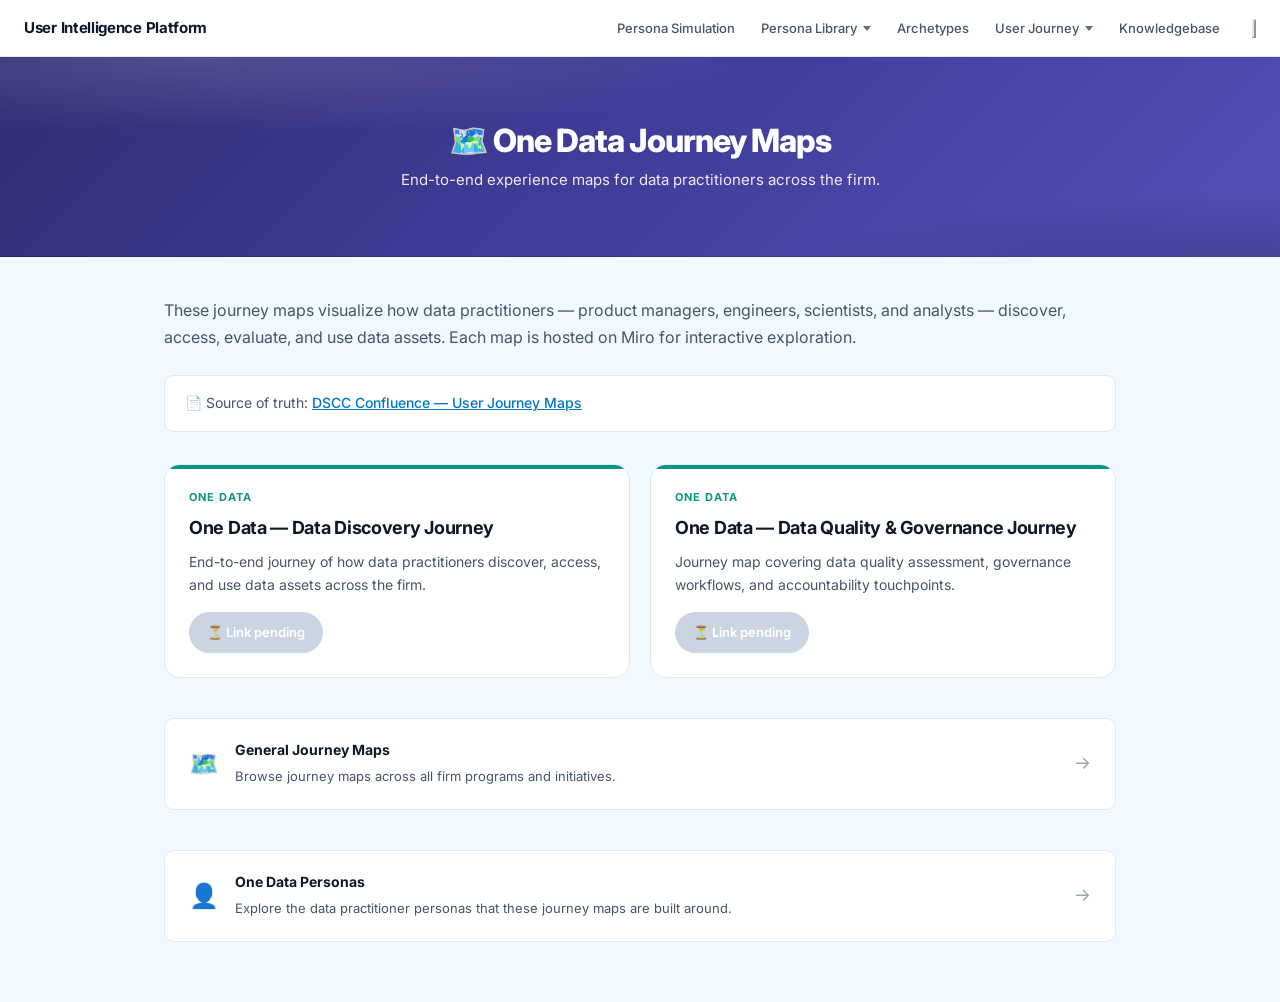
<file: onedata-journey-maps.html>
<!DOCTYPE html>
<html lang="en">
<head>
  <script>try{var k="cif-theme";var t=localStorage.getItem(k);if(t!=="light"&&t!=="dark")t=matchMedia("(prefers-color-scheme: dark)").matches?"dark":"light";document.documentElement.setAttribute("data-theme",t);}catch(e){document.documentElement.setAttribute("data-theme","light");}</script>
  <meta charset="UTF-8">
  <meta name="viewport" content="width=device-width, initial-scale=1.0">
  <title>One Data — User Journey — User Intelligence Platform</title>
  <link rel="preconnect" href="https://fonts.googleapis.com">
  <link href="https://fonts.googleapis.com/css2?family=Inter:wght@400;500;600;700;800&display=swap" rel="stylesheet">
  <link rel="stylesheet" href="uip-nav.css">
  <link rel="stylesheet" href="uip-page.css">
  <style>
    *, *::before, *::after { box-sizing: border-box; margin: 0; padding: 0; }
    :root {
      --bg: #f0f9ff;
      --surface: #ffffff;
      --text: #0f172a;
      --text-secondary: #475569;
      --text-muted: #94a3b8;
      --border: #e2e8f0;
      --primary: #0277bd;
      --primary-light: #e1f5fe;
      --teal: #0d9488;
      --teal-light: #ccfbf1;
      --radius-md: 10px;
      --radius-lg: 16px;
      --shadow-md: 0 4px 6px -1px rgba(0,0,0,0.07), 0 2px 4px -2px rgba(0,0,0,0.05);
    }
    body { font-family: 'Inter', -apple-system, sans-serif; background: var(--bg); color: var(--text); line-height: 1.6; -webkit-font-smoothing: antialiased; }

    .wrap { max-width: 1000px; margin: 0 auto; padding: 40px 24px 60px; }
    .page-intro { font-size: 16px; color: var(--text-secondary); margin-bottom: 24px; line-height: 1.7; }

    .source-box {
      background: var(--surface); border: 1px solid var(--border); border-radius: var(--radius-md);
      padding: 16px 20px; margin-bottom: 32px; font-size: 14px; color: var(--text-secondary);
    }
    .source-box a { color: var(--primary); font-weight: 500; }
    .source-box a:hover { text-decoration: underline; }

    .maps-grid { display: grid; grid-template-columns: repeat(auto-fill, minmax(320px, 1fr)); gap: 20px; }

    .map-card {
      background: var(--surface); border: 1px solid var(--border); border-radius: var(--radius-lg);
      padding: 24px; transition: box-shadow 0.2s ease, transform 0.2s ease;
      position: relative; overflow: hidden;
    }
    .map-card::before {
      content: ''; position: absolute; top: 0; left: 0; right: 0; height: 4px; background: var(--teal);
    }
    .map-card:hover { box-shadow: var(--shadow-md); transform: translateY(-2px); }
    .map-card .category { font-size: 11px; font-weight: 700; text-transform: uppercase; letter-spacing: 1px; color: var(--teal); margin-bottom: 8px; }
    .map-card h2 { font-size: 18px; font-weight: 700; margin-bottom: 8px; letter-spacing: -0.3px; }
    .map-card p { font-size: 14px; color: var(--text-secondary); line-height: 1.6; margin-bottom: 16px; }
    .map-card .btn {
      display: inline-flex; align-items: center; gap: 8px;
      padding: 10px 18px; background: var(--teal); color: #fff;
      font-size: 13px; font-weight: 600; border-radius: 100px; text-decoration: none; transition: background 0.2s ease;
    }
    .map-card .btn:hover { background: #0f766e; }
    .map-card .btn.disabled { background: #cbd5e1; cursor: not-allowed; pointer-events: none; }

    .empty-note {
      text-align: center; padding: 60px 20px; color: var(--text-muted);
    }
    .empty-note .icon { font-size: 48px; margin-bottom: 12px; }
    .empty-note h3 { font-size: 18px; color: var(--text); margin-bottom: 8px; }

    .cross-link {
      margin-top: 40px; padding: 20px 24px;
      background: var(--surface); border: 1px solid var(--border); border-radius: var(--radius-md);
      display: flex; align-items: center; gap: 16px; text-decoration: none; color: inherit;
      transition: box-shadow 0.2s ease;
    }
    .cross-link:hover { box-shadow: var(--shadow-md); }
    .cross-link .cl-icon { font-size: 24px; }
    .cross-link .cl-text { flex: 1; }
    .cross-link .cl-text strong { font-size: 14px; display: block; margin-bottom: 2px; }
    .cross-link .cl-text span { font-size: 13px; color: var(--text-secondary); }
    .cross-link .cl-arrow { font-size: 18px; color: var(--text-muted); }
  </style>
</head>
<body>

  <header class="uip-topbar" id="uip-global-nav">
    <div class="uip-topbar-inner">
      <a href="homepage.html" class="uip-brand">User Intelligence Platform</a>
      <nav class="uip-nav-main" aria-label="Primary">
        <a class="uip-nav-link" href="homepage.html#persona-simulation">Persona Simulation</a>
        <div class="uip-nav-item has-dropdown">
          <button type="button" class="uip-nav-dd-trigger" aria-expanded="false" aria-haspopup="true">Persona Library <span class="uip-caret" aria-hidden="true"></span></button>
          <div class="uip-dropdown" role="menu">
            <a href="onedata-personas.html" role="menuitem">One Data</a>
            <a href="persona-library-tech-ecosystem.html" role="menuitem">Tech Ecosystem</a>
          </div>
        </div>
        <a class="uip-nav-link" href="archetypes.html">Archetypes</a>
        <div class="uip-nav-item has-dropdown">
          <button type="button" class="uip-nav-dd-trigger" aria-expanded="false" aria-haspopup="true">User Journey <span class="uip-caret" aria-hidden="true"></span></button>
          <div class="uip-dropdown" role="menu">
            <a href="onedata-journey-maps.html" role="menuitem" aria-current="page">One Data</a>
            <a href="user-journey-tech-ecosystem.html" role="menuitem">Tech Ecosystem</a>
          </div>
        </div>
        <a class="uip-nav-link" href="knowledgebase.html">Knowledgebase</a>
      </nav>
      <div class="uip-trailing">
        <button type="button" class="theme-toggle uip-theme-btn" id="theme-toggle" title="Toggle light / dark theme">
          <svg class="icon-moon" viewBox="0 0 24 24" aria-hidden="true"><path d="M21 12.79A9 9 0 1 1 11.21 3 7 7 0 0 0 21 12.79z"/></svg>
          <svg class="icon-sun" viewBox="0 0 24 24" aria-hidden="true"><circle cx="12" cy="12" r="4"/><path d="M12 2v2M12 20v2M4.93 4.93l1.41 1.41M17.66 17.66l1.41 1.41M2 12h2M20 12h2M4.93 19.07l1.41-1.41M17.66 6.34l1.41-1.41"/></svg>
        </button>
      </div>
    </div>
  </header>

  <section class="uip-page-hero" aria-labelledby="odjm-hero-title">
    <div class="uip-page-hero__inner">
      <h1 id="odjm-hero-title" class="uip-page-hero__title">&#x1F5FA;&#xFE0F; One Data Journey Maps</h1>
      <p class="uip-page-hero__lede">End-to-end experience maps for data practitioners across the firm.</p>
    </div>
  </section>

  <div class="wrap">
    <p class="page-intro">
      These journey maps visualize how data practitioners — product managers, engineers, scientists, and analysts —
      discover, access, evaluate, and use data assets. Each map is hosted on Miro for interactive exploration.
    </p>

    <div class="source-box">
      &#x1F4C4; Source of truth: <a href="https://mckinsey.atlassian.net/wiki/spaces/DSCC/pages/1208880597/User+Journey+Maps" target="_blank" rel="noopener">DSCC Confluence — User Journey Maps</a>
    </div>

    <div class="maps-grid" id="mapsGrid"></div>

    <a href="journey-maps.html" class="cross-link">
      <span class="cl-icon">&#x1F5FA;&#xFE0F;</span>
      <div class="cl-text">
        <strong>General Journey Maps</strong>
        <span>Browse journey maps across all firm programs and initiatives.</span>
      </div>
      <span class="cl-arrow">&rarr;</span>
    </a>

    <a href="onedata-personas.html" class="cross-link">
      <span class="cl-icon">&#x1F464;</span>
      <div class="cl-text">
        <strong>One Data Personas</strong>
        <span>Explore the data practitioner personas that these journey maps are built around.</span>
      </div>
      <span class="cl-arrow">&rarr;</span>
    </a>
  </div>

  <script src="journey-maps.js"></script>
  <script>
    const grid = document.getElementById('mapsGrid');
    const odMaps = journeyMapsData.maps.filter(m => m.scope === 'onedata');

    if (odMaps.length === 0) {
      grid.innerHTML = `
        <div class="empty-note" style="grid-column:1/-1">
          <div class="icon">&#x1F6A7;</div>
          <h3>Journey maps coming soon</h3>
          <p>One Data journey maps are being developed. Check the <a href="${journeyMapsData.sourceUrl}" target="_blank">Confluence page</a> for updates.</p>
        </div>`;
    } else {
      grid.innerHTML = odMaps.map(m => {
        const hasUrl = m.miroUrl && m.miroUrl !== 'https://miro.com/app/board/';
        return `
          <div class="map-card">
            <div class="category">${m.category}</div>
            <h2>${m.title}</h2>
            <p>${m.description}</p>
            <a href="${hasUrl ? m.miroUrl : '#'}" target="${hasUrl ? '_blank' : ''}" rel="noopener" class="btn ${hasUrl ? '' : 'disabled'}">
              ${hasUrl ? '&#x1F517; Open in Miro' : '&#x23F3; Link pending'}
            </a>
          </div>`;
      }).join('');
    }
  </script>
  <script src="site-theme.js"></script>
  <script src="uip-nav.js"></script>
</body>
</html>
</file>
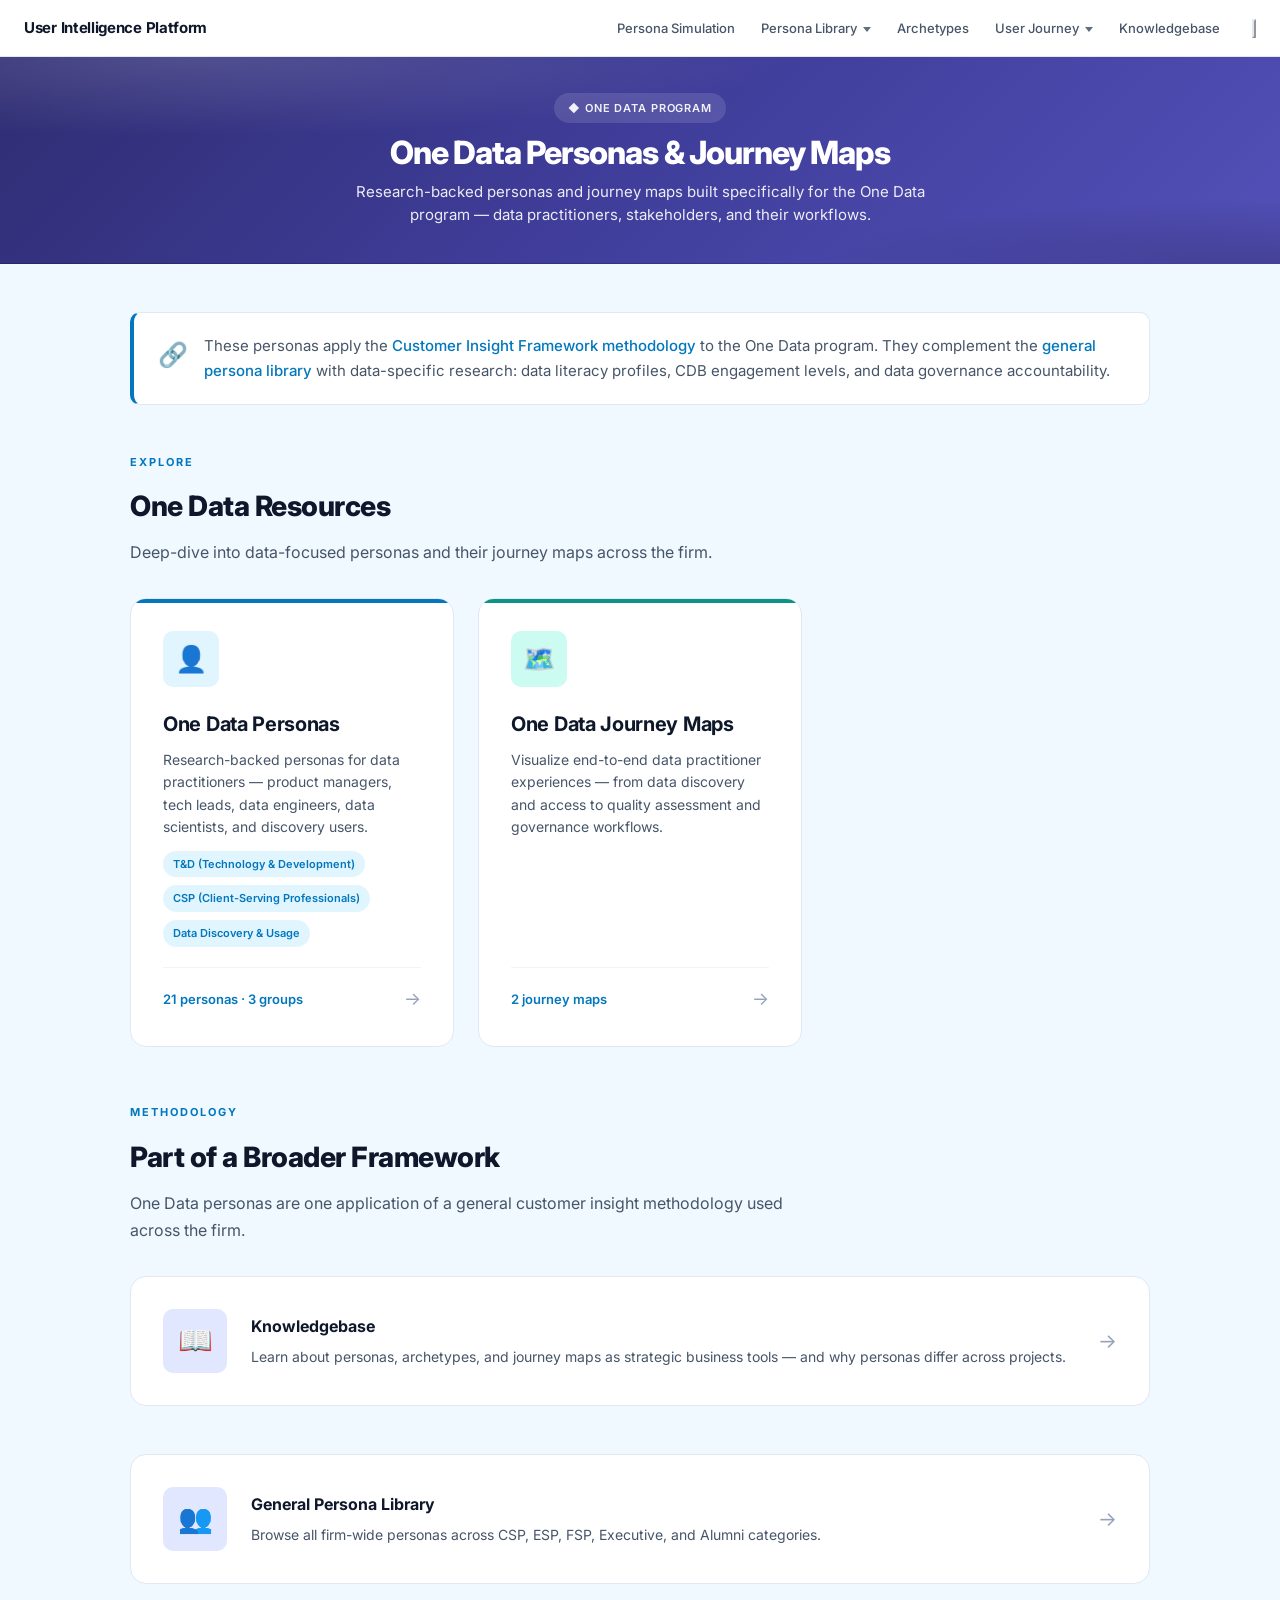
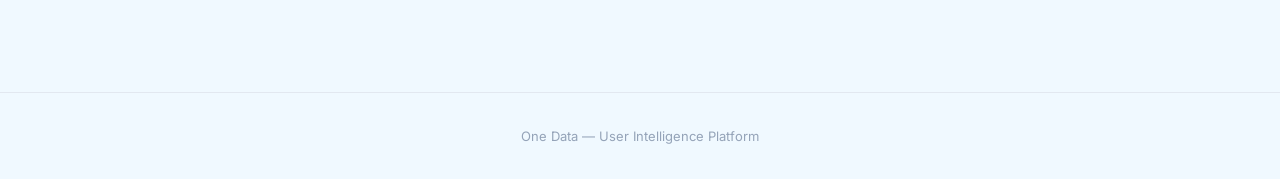
<file: onedata.html>
<!DOCTYPE html>
<html lang="en">
<head>
  <script>try{var k="cif-theme";var t=localStorage.getItem(k);if(t!=="light"&&t!=="dark")t=matchMedia("(prefers-color-scheme: dark)").matches?"dark":"light";document.documentElement.setAttribute("data-theme",t);}catch(e){document.documentElement.setAttribute("data-theme","light");}</script>
  <meta charset="UTF-8">
  <meta name="viewport" content="width=device-width, initial-scale=1.0">
  <title>One Data — User Intelligence Platform</title>
  <link rel="preconnect" href="https://fonts.googleapis.com">
  <link href="https://fonts.googleapis.com/css2?family=Inter:wght@300;400;500;600;700;800;900&display=swap" rel="stylesheet">
  <link rel="stylesheet" href="uip-nav.css">
  <link rel="stylesheet" href="uip-page.css">
  <style>
    *, *::before, *::after { box-sizing: border-box; margin: 0; padding: 0; }

    :root {
      --bg: #f0f9ff;
      --surface: #ffffff;
      --text: #0f172a;
      --text-secondary: #475569;
      --text-muted: #94a3b8;
      --border: #e2e8f0;
      --border-light: #f1f5f9;
      --primary: #0277bd;
      --primary-dark: #01579b;
      --primary-light: #e1f5fe;
      --cyan: #0891b2;
      --cyan-light: #cffafe;
      --teal: #0d9488;
      --teal-light: #ccfbf1;
      --indigo: #4338ca;
      --indigo-light: #e0e7ff;
      --radius-sm: 6px;
      --radius-md: 10px;
      --radius-lg: 16px;
      --radius-xl: 24px;
      --shadow-sm: 0 1px 2px rgba(0,0,0,0.05);
      --shadow-md: 0 4px 6px -1px rgba(0,0,0,0.07), 0 2px 4px -2px rgba(0,0,0,0.05);
      --shadow-lg: 0 10px 15px -3px rgba(0,0,0,0.08), 0 4px 6px -4px rgba(0,0,0,0.04);
    }

    body {
      font-family: 'Inter', -apple-system, BlinkMacSystemFont, sans-serif;
      background: var(--bg);
      color: var(--text);
      line-height: 1.7;
      -webkit-font-smoothing: antialiased;
    }

    .content-wrap {
      max-width: 1100px;
      margin: 0 auto;
      padding: 48px 40px 60px;
    }

    .context-banner {
      background: var(--surface);
      border: 1px solid var(--border);
      border-left: 4px solid var(--primary);
      border-radius: var(--radius-md);
      padding: 20px 24px;
      margin-bottom: 48px;
      display: flex;
      align-items: flex-start;
      gap: 16px;
    }

    .context-banner .icon {
      font-size: 24px;
      flex-shrink: 0;
      margin-top: 2px;
    }

    .context-banner p {
      font-size: 15px;
      color: var(--text-secondary);
      line-height: 1.7;
    }

    .context-banner a {
      color: var(--primary);
      font-weight: 500;
      text-decoration: none;
    }

    .context-banner a:hover {
      text-decoration: underline;
    }

    .section-label {
      font-size: 11px;
      font-weight: 700;
      letter-spacing: 2px;
      text-transform: uppercase;
      color: var(--primary);
      margin-bottom: 12px;
    }

    .section-title {
      font-size: 28px;
      font-weight: 800;
      letter-spacing: -0.5px;
      color: var(--text);
      margin-bottom: 8px;
    }

    .section-desc {
      font-size: 16px;
      color: var(--text-secondary);
      margin-bottom: 32px;
      max-width: 700px;
    }

    .cards-grid {
      display: grid;
      grid-template-columns: repeat(auto-fill, minmax(320px, 1fr));
      gap: 24px;
      margin-bottom: 56px;
    }

    .hub-card {
      background: var(--surface);
      border: 1px solid var(--border);
      border-radius: var(--radius-lg);
      padding: 32px;
      text-decoration: none;
      color: inherit;
      display: flex;
      flex-direction: column;
      transition: all 200ms ease;
      position: relative;
      overflow: hidden;
    }

    .hub-card::before {
      content: '';
      position: absolute;
      top: 0;
      left: 0;
      right: 0;
      height: 4px;
    }

    .hub-card:hover {
      box-shadow: var(--shadow-lg);
      transform: translateY(-3px);
      border-color: transparent;
    }

    .hub-card .card-icon {
      width: 56px;
      height: 56px;
      border-radius: var(--radius-md);
      display: flex;
      align-items: center;
      justify-content: center;
      font-size: 26px;
      margin-bottom: 20px;
    }

    .hub-card h3 {
      font-size: 20px;
      font-weight: 700;
      letter-spacing: -0.3px;
      margin-bottom: 8px;
    }

    .hub-card p {
      font-size: 14px;
      color: var(--text-secondary);
      line-height: 1.6;
      flex: 1;
    }

    .hub-card .card-meta {
      display: flex;
      align-items: center;
      justify-content: space-between;
      margin-top: 20px;
      padding-top: 16px;
      border-top: 1px solid var(--border-light);
    }

    .hub-card .card-stat {
      font-size: 13px;
      font-weight: 600;
      color: var(--primary);
    }

    .hub-card .card-arrow {
      font-size: 18px;
      color: var(--text-muted);
      transition: transform 200ms ease;
    }

    .hub-card:hover .card-arrow {
      transform: translateX(4px);
      color: var(--primary);
    }

    .hub-card.personas-card::before { background: var(--primary); }
    .hub-card.personas-card .card-icon { background: var(--primary-light); color: var(--primary); }

    .hub-card.journeys-card::before { background: var(--teal); }
    .hub-card.journeys-card .card-icon { background: var(--teal-light); color: var(--teal); }

    .groups-preview {
      display: flex;
      flex-wrap: wrap;
      gap: 8px;
      margin-top: 12px;
    }

    .groups-preview .tag {
      font-size: 11px;
      font-weight: 600;
      padding: 4px 10px;
      border-radius: 100px;
      background: var(--primary-light);
      color: var(--primary);
    }

    .methodology-link {
      background: var(--surface);
      border: 1px solid var(--border);
      border-radius: var(--radius-lg);
      padding: 32px;
      display: flex;
      align-items: center;
      gap: 24px;
      text-decoration: none;
      color: inherit;
      transition: all 200ms ease;
      margin-bottom: 48px;
    }

    .methodology-link:hover {
      box-shadow: var(--shadow-md);
      border-color: var(--indigo);
    }

    .methodology-link .ml-icon {
      width: 64px;
      height: 64px;
      background: var(--indigo-light);
      color: var(--indigo);
      border-radius: var(--radius-md);
      display: flex;
      align-items: center;
      justify-content: center;
      font-size: 28px;
      flex-shrink: 0;
    }

    .methodology-link .ml-text h3 {
      font-size: 16px;
      font-weight: 700;
      margin-bottom: 4px;
    }

    .methodology-link .ml-text p {
      font-size: 14px;
      color: var(--text-secondary);
    }

    .methodology-link .ml-arrow {
      margin-left: auto;
      font-size: 20px;
      color: var(--text-muted);
    }

    .footer {
      text-align: center;
      padding: 32px;
      font-size: 13px;
      color: var(--text-muted);
      border-top: 1px solid var(--border);
    }

    ::-webkit-scrollbar { width: 6px; }
    ::-webkit-scrollbar-track { background: transparent; }
    ::-webkit-scrollbar-thumb { background: var(--border); border-radius: 3px; }
  </style>
</head>
<body>

  <header class="uip-topbar" id="uip-global-nav">
    <div class="uip-topbar-inner">
      <a href="homepage.html" class="uip-brand">User Intelligence Platform</a>
      <nav class="uip-nav-main" aria-label="Primary">
        <a class="uip-nav-link" href="homepage.html#persona-simulation">Persona Simulation</a>
        <div class="uip-nav-item has-dropdown">
          <button type="button" class="uip-nav-dd-trigger" aria-expanded="false" aria-haspopup="true">Persona Library <span class="uip-caret" aria-hidden="true"></span></button>
          <div class="uip-dropdown" role="menu">
            <a href="onedata-personas.html" role="menuitem">One Data</a>
            <a href="persona-library-tech-ecosystem.html" role="menuitem">Tech Ecosystem</a>
          </div>
        </div>
        <a class="uip-nav-link" href="archetypes.html">Archetypes</a>
        <div class="uip-nav-item has-dropdown">
          <button type="button" class="uip-nav-dd-trigger" aria-expanded="false" aria-haspopup="true">User Journey <span class="uip-caret" aria-hidden="true"></span></button>
          <div class="uip-dropdown" role="menu">
            <a href="onedata-journey-maps.html" role="menuitem">One Data</a>
            <a href="user-journey-tech-ecosystem.html" role="menuitem">Tech Ecosystem</a>
          </div>
        </div>
        <a class="uip-nav-link" href="knowledgebase.html">Knowledgebase</a>
      </nav>
      <div class="uip-trailing">
        <button type="button" class="theme-toggle uip-theme-btn" id="theme-toggle" title="Toggle light / dark theme">
          <svg class="icon-moon" viewBox="0 0 24 24" aria-hidden="true"><path d="M21 12.79A9 9 0 1 1 11.21 3 7 7 0 0 0 21 12.79z"/></svg>
          <svg class="icon-sun" viewBox="0 0 24 24" aria-hidden="true"><circle cx="12" cy="12" r="4"/><path d="M12 2v2M12 20v2M4.93 4.93l1.41 1.41M17.66 17.66l1.41 1.41M2 12h2M20 12h2M4.93 19.07l1.41-1.41M17.66 6.34l1.41-1.41"/></svg>
        </button>
      </div>
    </div>
  </header>

  <section class="uip-page-hero" aria-labelledby="onedata-hero-title">
    <div class="uip-page-hero__inner">
      <div class="uip-page-hero__badge">&#x25C6; One Data Program</div>
      <h1 id="onedata-hero-title" class="uip-page-hero__title">One Data Personas &amp; Journey Maps</h1>
      <p class="uip-page-hero__lede">Research-backed personas and journey maps built specifically for the One Data program — data practitioners, stakeholders, and their workflows.</p>
    </div>
  </section>

  <div class="content-wrap">

    <div class="context-banner">
      <div class="icon">&#x1F517;</div>
      <p>These personas apply the <a href="knowledgebase.html">Customer Insight Framework methodology</a> to the One Data program. They complement the <a href="library.html">general persona library</a> with data-specific research: data literacy profiles, CDB engagement levels, and data governance accountability.</p>
    </div>

    <div class="section-label">Explore</div>
    <h2 class="section-title">One Data Resources</h2>
    <p class="section-desc">Deep-dive into data-focused personas and their journey maps across the firm.</p>

    <div class="cards-grid" id="hubCards"></div>

    <div class="section-label">Methodology</div>
    <h2 class="section-title">Part of a Broader Framework</h2>
    <p class="section-desc">One Data personas are one application of a general customer insight methodology used across the firm.</p>

    <a href="knowledgebase.html" class="methodology-link">
      <div class="ml-icon">&#x1F4D6;</div>
      <div class="ml-text">
        <h3>Knowledgebase</h3>
        <p>Learn about personas, archetypes, and journey maps as strategic business tools — and why personas differ across projects.</p>
      </div>
      <span class="ml-arrow">&rarr;</span>
    </a>

    <a href="library.html" class="methodology-link">
      <div class="ml-icon">&#x1F465;</div>
      <div class="ml-text">
        <h3>General Persona Library</h3>
        <p>Browse all firm-wide personas across CSP, ESP, FSP, Executive, and Alumni categories.</p>
      </div>
      <span class="ml-arrow">&rarr;</span>
    </a>

  </div>

  <footer class="footer">
    <p>One Data — User Intelligence Platform</p>
  </footer>

  <script src="data.js"></script>
  <script src="journey-maps.js"></script>
  <script>
    const odCategories = personaData.categories.filter(c => c.scope === 'onedata');
    const odPersonaCount = odCategories.reduce((sum, cat) =>
      sum + cat.groups.reduce((gs, g) => gs + g.personas.length, 0), 0);
    const odGroupNames = odCategories.flatMap(cat => cat.groups.map(g => g.name));

    const odMaps = journeyMapsData.maps.filter(m => m.scope === 'onedata');

    const hubCards = document.getElementById('hubCards');

    hubCards.innerHTML = `
      <a href="onedata-personas.html" class="hub-card personas-card">
        <div class="card-icon">&#x1F464;</div>
        <h3>One Data Personas</h3>
        <p>Research-backed personas for data practitioners — product managers, tech leads, data engineers, data scientists, and discovery users.</p>
        <div class="groups-preview">
          ${odGroupNames.map(n => `<span class="tag">${n}</span>`).join('')}
        </div>
        <div class="card-meta">
          <span class="card-stat">${odPersonaCount} personas &middot; ${odGroupNames.length} groups</span>
          <span class="card-arrow">&rarr;</span>
        </div>
      </a>
      <a href="onedata-journey-maps.html" class="hub-card journeys-card">
        <div class="card-icon">&#x1F5FA;&#xFE0F;</div>
        <h3>One Data Journey Maps</h3>
        <p>Visualize end-to-end data practitioner experiences — from data discovery and access to quality assessment and governance workflows.</p>
        <div class="card-meta">
          <span class="card-stat">${odMaps.length} journey map${odMaps.length !== 1 ? 's' : ''}</span>
          <span class="card-arrow">&rarr;</span>
        </div>
      </a>
    `;
  </script>
  <script src="site-theme.js"></script>
  <script src="uip-nav.js"></script>
</body>
</html>
</file>
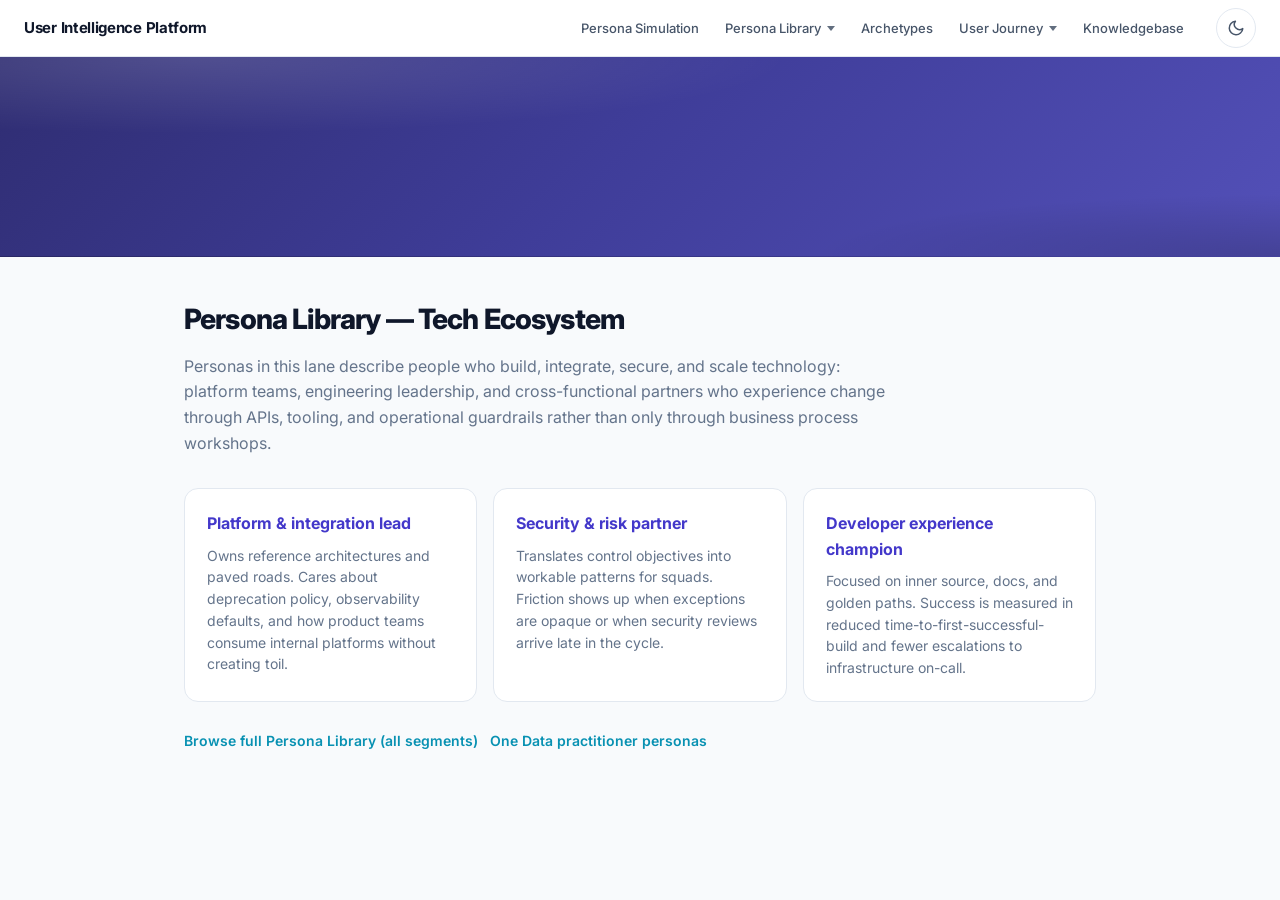
<file: persona-library-tech-ecosystem.html>
<!DOCTYPE html>
<html lang="en">
<head>
  <script>try{var k="cif-theme";var t=localStorage.getItem(k);if(t!=="light"&&t!=="dark")t=matchMedia("(prefers-color-scheme: dark)").matches?"dark":"light";document.documentElement.setAttribute("data-theme",t);}catch(e){document.documentElement.setAttribute("data-theme","light");}</script>
  <meta charset="UTF-8">
  <meta name="viewport" content="width=device-width, initial-scale=1.0">
  <title>Persona Library — Tech Ecosystem | User Intelligence Platform</title>
  <link rel="preconnect" href="https://fonts.googleapis.com">
  <link href="https://fonts.googleapis.com/css2?family=Inter:wght@400;500;600;700&display=swap" rel="stylesheet">
  <link rel="stylesheet" href="uip-nav.css">
  <link rel="stylesheet" href="uip-page.css">
  <style>
    :root { --bg: #f8fafc; --text: #0f172a; --muted: #64748b; --border: #e2e8f0; --card: #fff; --accent: #4338ca; }
    [data-theme="dark"] { color-scheme: dark; --bg: #0b1120; --text: #e2e8f0; --muted: #94a3b8; --border: #2d3d56; --card: #141c2b; --accent: #a5b4fc; }
    * { box-sizing: border-box; margin: 0; padding: 0; }
    body { font-family: Inter, system-ui, sans-serif; background: var(--bg); color: var(--text); line-height: 1.6; }
    .wrap { max-width: 960px; margin: 0 auto; padding: 40px 24px 64px; }
    h1 { font-size: 28px; font-weight: 800; letter-spacing: -0.03em; margin-bottom: 12px; }
    .lede { font-size: 16px; color: var(--muted); margin-bottom: 32px; max-width: 720px; }
    .grid { display: grid; gap: 16px; grid-template-columns: repeat(auto-fill, minmax(280px, 1fr)); }
    .card { background: var(--card); border: 1px solid var(--border); border-radius: 14px; padding: 22px; }
    .card h2 { font-size: 16px; font-weight: 700; margin-bottom: 8px; color: var(--accent); }
    .card p { font-size: 14px; color: var(--muted); line-height: 1.55; }
    .links { margin-top: 28px; display: flex; flex-wrap: wrap; gap: 12px; }
    .links a { font-size: 14px; font-weight: 600; color: #0891b2; text-decoration: none; }
    .links a:hover { text-decoration: underline; }
  </style>
</head>
<body>
  <header class="uip-topbar" id="uip-global-nav">
    <div class="uip-topbar-inner">
      <a href="homepage.html" class="uip-brand">User Intelligence Platform</a>
      <nav class="uip-nav-main" aria-label="Primary">
        <a class="uip-nav-link" href="homepage.html#persona-simulation">Persona Simulation</a>
        <div class="uip-nav-item has-dropdown">
          <button type="button" class="uip-nav-dd-trigger" aria-expanded="false" aria-haspopup="true">Persona Library <span class="uip-caret" aria-hidden="true"></span></button>
          <div class="uip-dropdown" role="menu">
            <a href="onedata-personas.html" role="menuitem">One Data</a>
            <a href="persona-library-tech-ecosystem.html" role="menuitem" aria-current="page">Tech Ecosystem</a>
          </div>
        </div>
        <a class="uip-nav-link" href="archetypes.html">Archetypes</a>
        <div class="uip-nav-item has-dropdown">
          <button type="button" class="uip-nav-dd-trigger" aria-expanded="false" aria-haspopup="true">User Journey <span class="uip-caret" aria-hidden="true"></span></button>
          <div class="uip-dropdown" role="menu">
            <a href="onedata-journey-maps.html" role="menuitem">One Data</a>
            <a href="user-journey-tech-ecosystem.html" role="menuitem">Tech Ecosystem</a>
          </div>
        </div>
        <a class="uip-nav-link" href="knowledgebase.html">Knowledgebase</a>
      </nav>
      <div class="uip-trailing">
        <button type="button" class="theme-toggle uip-theme-btn" id="theme-toggle" title="Toggle theme" style="display:inline-flex;align-items:center;justify-content:center;width:40px;height:40px;border:1px solid var(--border);border-radius:999px;background:var(--card);cursor:pointer;">
          <svg class="icon-moon" width="18" height="18" viewBox="0 0 24 24" fill="none" stroke="currentColor" stroke-width="2"><path d="M21 12.79A9 9 0 1 1 11.21 3 7 7 0 0 0 21 12.79z"/></svg>
          <svg class="icon-sun" width="18" height="18" viewBox="0 0 24 24" fill="none" stroke="currentColor" stroke-width="2"><circle cx="12" cy="12" r="4"/><path d="M12 2v2M12 20v2M4.93 4.93l1.41 1.41M17.66 17.66l1.41 1.41M2 12h2M20 12h2M4.93 19.07l1.41-1.41M17.66 6.34l1.41-1.41"/></svg>
        </button>
      </div>
    </div>
  </header>

  <section class="uip-page-hero uip-page-hero--blank" aria-hidden="true"></section>

  <div class="wrap">
    <h1>Persona Library — Tech Ecosystem</h1>
    <p class="lede">Personas in this lane describe people who build, integrate, secure, and scale technology: platform teams, engineering leadership, and cross-functional partners who experience change through APIs, tooling, and operational guardrails rather than only through business process workshops.</p>

    <div class="grid">
      <div class="card">
        <h2>Platform &amp; integration lead</h2>
        <p>Owns reference architectures and paved roads. Cares about deprecation policy, observability defaults, and how product teams consume internal platforms without creating toil.</p>
      </div>
      <div class="card">
        <h2>Security &amp; risk partner</h2>
        <p>Translates control objectives into workable patterns for squads. Friction shows up when exceptions are opaque or when security reviews arrive late in the cycle.</p>
      </div>
      <div class="card">
        <h2>Developer experience champion</h2>
        <p>Focused on inner source, docs, and golden paths. Success is measured in reduced time-to-first-successful-build and fewer escalations to infrastructure on-call.</p>
      </div>
    </div>

    <div class="links">
      <a href="library.html">Browse full Persona Library (all segments)</a>
      <a href="onedata-personas.html">One Data practitioner personas</a>
    </div>
  </div>

  <script src="site-theme.js"></script>
  <script src="uip-nav.js"></script>
</body>
</html>
</file>
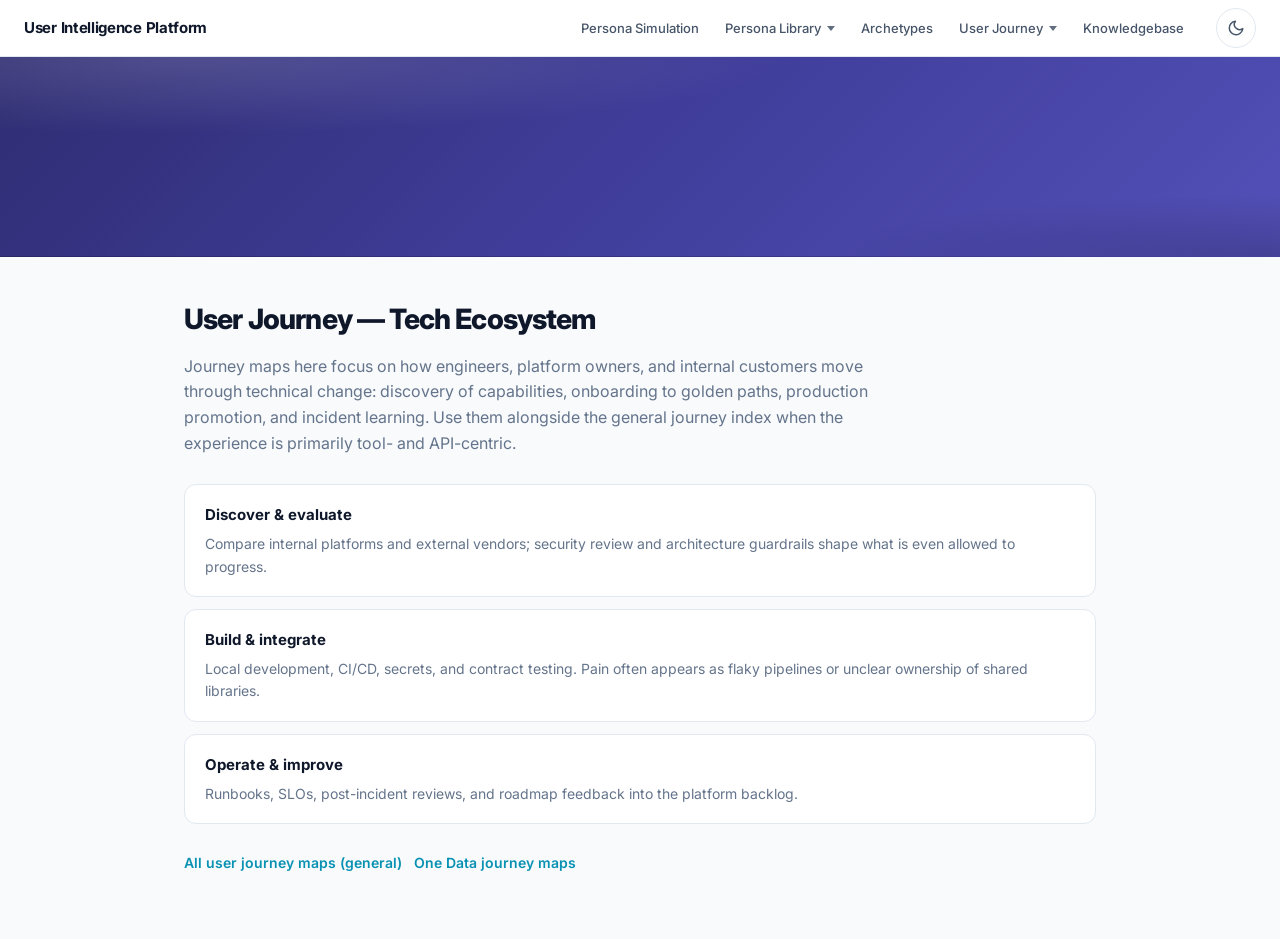
<file: user-journey-tech-ecosystem.html>
<!DOCTYPE html>
<html lang="en">
<head>
  <script>try{var k="cif-theme";var t=localStorage.getItem(k);if(t!=="light"&&t!=="dark")t=matchMedia("(prefers-color-scheme: dark)").matches?"dark":"light";document.documentElement.setAttribute("data-theme",t);}catch(e){document.documentElement.setAttribute("data-theme","light");}</script>
  <meta charset="UTF-8">
  <meta name="viewport" content="width=device-width, initial-scale=1.0">
  <title>User Journey — Tech Ecosystem | User Intelligence Platform</title>
  <link rel="preconnect" href="https://fonts.googleapis.com">
  <link href="https://fonts.googleapis.com/css2?family=Inter:wght@400;500;600;700&display=swap" rel="stylesheet">
  <link rel="stylesheet" href="uip-nav.css">
  <link rel="stylesheet" href="uip-page.css">
  <style>
    :root { --bg: #f8fafc; --text: #0f172a; --muted: #64748b; --border: #e2e8f0; --card: #fff; --accent: #0891b2; }
    [data-theme="dark"] { color-scheme: dark; --bg: #0b1120; --text: #e2e8f0; --muted: #94a3b8; --border: #2d3d56; --card: #141c2b; --accent: #67e8f9; }
    * { box-sizing: border-box; margin: 0; padding: 0; }
    body { font-family: Inter, system-ui, sans-serif; background: var(--bg); color: var(--text); line-height: 1.6; }
    .wrap { max-width: 960px; margin: 0 auto; padding: 40px 24px 64px; }
    h1 { font-size: 28px; font-weight: 800; letter-spacing: -0.03em; margin-bottom: 12px; }
    .lede { font-size: 16px; color: var(--muted); margin-bottom: 28px; max-width: 720px; }
    .jlist { list-style: none; }
    .jlist li { background: var(--card); border: 1px solid var(--border); border-radius: 12px; padding: 18px 20px; margin-bottom: 12px; font-size: 14px; color: var(--muted); }
    .jlist li strong { display: block; color: var(--text); font-size: 15px; margin-bottom: 6px; }
    .links { margin-top: 28px; display: flex; flex-wrap: wrap; gap: 12px; }
    .links a { font-size: 14px; font-weight: 600; color: var(--accent); text-decoration: none; }
    .links a:hover { text-decoration: underline; }
  </style>
</head>
<body>
  <header class="uip-topbar" id="uip-global-nav">
    <div class="uip-topbar-inner">
      <a href="homepage.html" class="uip-brand">User Intelligence Platform</a>
      <nav class="uip-nav-main" aria-label="Primary">
        <a class="uip-nav-link" href="homepage.html#persona-simulation">Persona Simulation</a>
        <div class="uip-nav-item has-dropdown">
          <button type="button" class="uip-nav-dd-trigger" aria-expanded="false" aria-haspopup="true">Persona Library <span class="uip-caret" aria-hidden="true"></span></button>
          <div class="uip-dropdown" role="menu">
            <a href="onedata-personas.html" role="menuitem">One Data</a>
            <a href="persona-library-tech-ecosystem.html" role="menuitem">Tech Ecosystem</a>
          </div>
        </div>
        <a class="uip-nav-link" href="archetypes.html">Archetypes</a>
        <div class="uip-nav-item has-dropdown">
          <button type="button" class="uip-nav-dd-trigger" aria-expanded="false" aria-haspopup="true">User Journey <span class="uip-caret" aria-hidden="true"></span></button>
          <div class="uip-dropdown" role="menu">
            <a href="onedata-journey-maps.html" role="menuitem">One Data</a>
            <a href="user-journey-tech-ecosystem.html" role="menuitem" aria-current="page">Tech Ecosystem</a>
          </div>
        </div>
        <a class="uip-nav-link" href="knowledgebase.html">Knowledgebase</a>
      </nav>
      <div class="uip-trailing">
        <button type="button" class="theme-toggle uip-theme-btn" id="theme-toggle" title="Toggle theme" style="display:inline-flex;align-items:center;justify-content:center;width:40px;height:40px;border:1px solid var(--border);border-radius:999px;background:var(--card);cursor:pointer;">
          <svg class="icon-moon" width="18" height="18" viewBox="0 0 24 24" fill="none" stroke="currentColor" stroke-width="2"><path d="M21 12.79A9 9 0 1 1 11.21 3 7 7 0 0 0 21 12.79z"/></svg>
          <svg class="icon-sun" width="18" height="18" viewBox="0 0 24 24" fill="none" stroke="currentColor" stroke-width="2"><circle cx="12" cy="12" r="4"/><path d="M12 2v2M12 20v2M4.93 4.93l1.41 1.41M17.66 17.66l1.41 1.41M2 12h2M20 12h2M4.93 19.07l1.41-1.41M17.66 6.34l1.41-1.41"/></svg>
        </button>
      </div>
    </div>
  </header>

  <section class="uip-page-hero uip-page-hero--blank" aria-hidden="true"></section>

  <div class="wrap">
    <h1>User Journey — Tech Ecosystem</h1>
    <p class="lede">Journey maps here focus on how engineers, platform owners, and internal customers move through technical change: discovery of capabilities, onboarding to golden paths, production promotion, and incident learning. Use them alongside the general journey index when the experience is primarily tool- and API-centric.</p>

    <ul class="jlist">
      <li><strong>Discover &amp; evaluate</strong>Compare internal platforms and external vendors; security review and architecture guardrails shape what is even allowed to progress.</li>
      <li><strong>Build &amp; integrate</strong>Local development, CI/CD, secrets, and contract testing. Pain often appears as flaky pipelines or unclear ownership of shared libraries.</li>
      <li><strong>Operate &amp; improve</strong>Runbooks, SLOs, post-incident reviews, and roadmap feedback into the platform backlog.</li>
    </ul>

    <div class="links">
      <a href="journey-maps.html">All user journey maps (general)</a>
      <a href="onedata-journey-maps.html">One Data journey maps</a>
    </div>
  </div>

  <script src="site-theme.js"></script>
  <script src="uip-nav.js"></script>
</body>
</html>
</file>
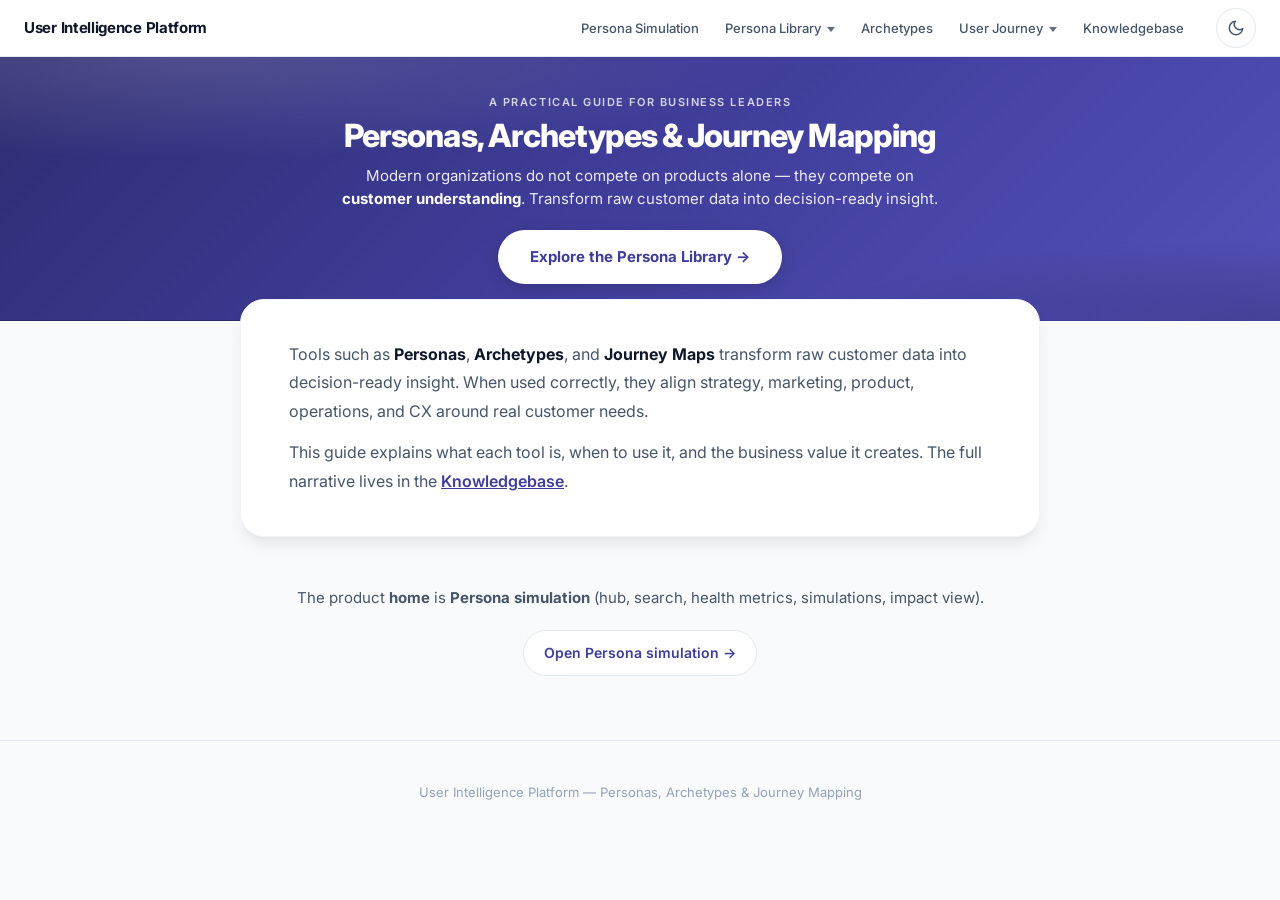
<file: welcome.html>
<!DOCTYPE html>
<html lang="en">
<head>
  <script>try{var k="cif-theme";var t=localStorage.getItem(k);if(t!=="light"&&t!=="dark")t=matchMedia("(prefers-color-scheme: dark)").matches?"dark":"light";document.documentElement.setAttribute("data-theme",t);}catch(e){document.documentElement.setAttribute("data-theme","light");}</script>
  <meta charset="UTF-8">
  <meta name="viewport" content="width=device-width, initial-scale=1.0">
  <title>Welcome — User Intelligence Platform</title>
  <link rel="preconnect" href="https://fonts.googleapis.com">
  <link href="https://fonts.googleapis.com/css2?family=Inter:wght@300;400;500;600;700;800;900&display=swap" rel="stylesheet">
  <link rel="stylesheet" href="uip-nav.css">
  <link rel="stylesheet" href="uip-page.css">
  <style>
    *, *::before, *::after { box-sizing: border-box; margin: 0; padding: 0; }

    :root {
      --bg: #f8fafc;
      --surface: #ffffff;
      --text: #0f172a;
      --text-secondary: #475569;
      --text-muted: #94a3b8;
      --border: #e2e8f0;
      --border-light: #f1f5f9;
      --indigo: #3f3d99;
      --indigo-light: #e0e7ff;
      --cyan: #0891b2;
      --radius-xl: 24px;
      --shadow-lg: 0 10px 15px -3px rgba(0,0,0,0.08), 0 4px 6px -4px rgba(0,0,0,0.04);
      --nav-bg: rgba(255,255,255,0.92);
    }

    [data-theme="dark"] {
      color-scheme: dark;
      --bg: #0b1120;
      --surface: #141c2b;
      --text: #e2e8f0;
      --text-secondary: #94a3b8;
      --text-muted: #64748b;
      --border: #2d3d56;
      --border-light: #1a2436;
      --indigo-light: rgba(99, 102, 241, 0.22);
      --nav-bg: rgba(11, 17, 32, 0.94);
      --shadow-lg: 0 10px 15px -3px rgba(0,0,0,0.45), 0 4px 6px -4px rgba(0,0,0,0.3);
    }

    body {
      font-family: 'Inter', -apple-system, BlinkMacSystemFont, sans-serif;
      background: var(--bg);
      color: var(--text);
      line-height: 1.7;
      -webkit-font-smoothing: antialiased;
    }

    .theme-toggle {
      display: inline-flex;
      align-items: center;
      justify-content: center;
      width: 40px;
      height: 40px;
      margin-left: 2px;
      padding: 0;
      border: 1px solid var(--border);
      border-radius: 100px;
      background: var(--surface);
      color: var(--text-secondary);
      cursor: pointer;
      transition: background 200ms ease, color 200ms ease, border-color 200ms ease;
      flex-shrink: 0;
    }

    .theme-toggle:hover {
      background: var(--border-light);
      color: var(--text);
    }

    .theme-toggle svg {
      width: 18px;
      height: 18px;
      stroke: currentColor;
      fill: none;
      stroke-width: 2;
      stroke-linecap: round;
      stroke-linejoin: round;
    }

    [data-theme="dark"] .theme-toggle .icon-moon { display: none; }
    [data-theme="dark"] .theme-toggle .icon-sun { display: block; }
    .theme-toggle .icon-moon { display: block; }
    .theme-toggle .icon-sun { display: none; }

    .uip-page-hero .hero-cta {
      margin-top: 1.25rem;
      display: inline-flex;
      align-items: center;
      gap: 8px;
      padding: 14px 32px;
      background: #fff;
      color: var(--uip-brand);
      font-size: 15px;
      font-weight: 700;
      border-radius: 100px;
      text-decoration: none;
      transition: transform 200ms ease, box-shadow 200ms ease;
      box-shadow: 0 4px 14px rgba(0,0,0,0.15);
    }

    .uip-page-hero .hero-cta:hover {
      transform: translateY(-2px);
      box-shadow: 0 8px 24px rgba(0,0,0,0.2);
    }

    .intro {
      max-width: 800px;
      margin: -22px auto 0;
      padding: 40px 48px;
      background: var(--surface);
      border-radius: var(--radius-xl);
      box-shadow: var(--shadow-lg);
      position: relative;
      z-index: 10;
      border: 1px solid var(--border-light);
    }

    .intro p {
      font-size: 16px;
      color: var(--text-secondary);
      line-height: 1.8;
    }

    .intro p strong {
      color: var(--text);
    }

    .intro a {
      color: var(--indigo);
      font-weight: 600;
    }

    [data-theme="dark"] .intro a {
      color: #93c5fd;
    }

    .below-fold {
      max-width: 800px;
      margin: 0 auto;
      padding: 48px 24px 64px;
      text-align: center;
    }

    .below-fold p {
      font-size: 15px;
      color: var(--text-secondary);
      margin-bottom: 20px;
    }

    .below-fold a {
      display: inline-flex;
      align-items: center;
      gap: 8px;
      font-size: 14px;
      font-weight: 600;
      color: var(--indigo);
      text-decoration: none;
      padding: 10px 20px;
      border-radius: 100px;
      border: 1px solid var(--border);
      background: var(--surface);
    }

    .below-fold a:hover {
      background: var(--indigo-light);
      border-color: transparent;
    }

    [data-theme="dark"] .below-fold a {
      color: #a5b4fc;
    }

    [data-theme="dark"] .below-fold a:hover {
      background: var(--indigo-light);
    }

    .footer {
      text-align: center;
      padding: 40px;
      border-top: 1px solid var(--border);
      font-size: 13px;
      color: var(--text-muted);
    }

    @media (max-width: 768px) {
      .intro { margin-left: 20px; margin-right: 20px; padding: 28px; }
    }
  </style>
</head>
<body>

  <header class="uip-topbar" id="uip-global-nav">
    <div class="uip-topbar-inner">
      <a href="homepage.html" class="uip-brand">User Intelligence Platform</a>
      <nav class="uip-nav-main" aria-label="Primary">
        <a class="uip-nav-link" href="homepage.html#persona-simulation">Persona Simulation</a>
        <div class="uip-nav-item has-dropdown">
          <button type="button" class="uip-nav-dd-trigger" aria-expanded="false" aria-haspopup="true">Persona Library <span class="uip-caret" aria-hidden="true"></span></button>
          <div class="uip-dropdown" role="menu">
            <a href="onedata-personas.html" role="menuitem">One Data</a>
            <a href="persona-library-tech-ecosystem.html" role="menuitem">Tech Ecosystem</a>
          </div>
        </div>
        <a class="uip-nav-link" href="archetypes.html">Archetypes</a>
        <div class="uip-nav-item has-dropdown">
          <button type="button" class="uip-nav-dd-trigger" aria-expanded="false" aria-haspopup="true">User Journey <span class="uip-caret" aria-hidden="true"></span></button>
          <div class="uip-dropdown" role="menu">
            <a href="onedata-journey-maps.html" role="menuitem">One Data</a>
            <a href="user-journey-tech-ecosystem.html" role="menuitem">Tech Ecosystem</a>
          </div>
        </div>
        <a class="uip-nav-link" href="knowledgebase.html">Knowledgebase</a>
      </nav>
      <div class="uip-trailing">
        <button type="button" class="theme-toggle uip-theme-btn" id="theme-toggle" title="Toggle light / dark theme">
          <svg class="icon-moon" viewBox="0 0 24 24" aria-hidden="true"><path d="M21 12.79A9 9 0 1 1 11.21 3 7 7 0 0 0 21 12.79z"/></svg>
          <svg class="icon-sun" viewBox="0 0 24 24" aria-hidden="true"><circle cx="12" cy="12" r="4"/><path d="M12 2v2M12 20v2M4.93 4.93l1.41 1.41M17.66 17.66l1.41 1.41M2 12h2M20 12h2M4.93 19.07l1.41-1.41M17.66 6.34l1.41-1.41"/></svg>
        </button>
      </div>
    </div>
  </header>

  <section class="uip-page-hero" aria-labelledby="welcome-hero-title">
    <div class="uip-page-hero__inner">
      <p class="uip-page-hero__eyebrow">A Practical Guide for Business Leaders</p>
      <h1 id="welcome-hero-title" class="uip-page-hero__title">Personas, Archetypes &amp; Journey Mapping</h1>
      <p class="uip-page-hero__lede">Modern organizations do not compete on products alone &mdash; they compete on <strong style="color:#fff;font-weight:700">customer understanding</strong>. Transform raw customer data into decision-ready insight.</p>
      <a href="library.html" class="hero-cta">Explore the Persona Library &rarr;</a>
    </div>
  </section>

  <div class="intro">
    <p>Tools such as <strong>Personas</strong>, <strong>Archetypes</strong>, and <strong>Journey Maps</strong> transform raw customer data into decision-ready insight. When used correctly, they align strategy, marketing, product, operations, and CX around real customer needs.</p>
    <p style="margin-top:12px">This guide explains what each tool is, when to use it, and the business value it creates. The full narrative lives in the <a href="knowledgebase.html">Knowledgebase</a>.</p>
  </div>

  <div class="below-fold">
    <p>The product <strong>home</strong> is <strong>Persona simulation</strong> (hub, search, health metrics, simulations, impact view).</p>
    <a href="homepage.html#persona-simulation">Open Persona simulation &rarr;</a>
  </div>

  <footer class="footer">
    <p>User Intelligence Platform &mdash; Personas, Archetypes &amp; Journey Mapping</p>
  </footer>

  <script src="site-theme.js"></script>
  <script src="uip-nav.js"></script>
</body>
</html>
</file>
<file: uip-nav.css>
/* User Intelligence Platform — shared top navigation */

.uip-topbar {
  position: sticky;
  top: 0;
  z-index: 200;
  background: rgba(255, 255, 255, 0.97);
  border-bottom: 1px solid #e2e8f0;
  backdrop-filter: blur(12px);
}

[data-theme="dark"] .uip-topbar {
  background: rgba(15, 23, 42, 0.96);
  border-bottom-color: #2d3d56;
}

.uip-topbar-inner {
  max-width: 1280px;
  margin: 0 auto;
  padding: 0 24px;
  min-height: 56px;
  display: flex;
  align-items: center;
  justify-content: space-between;
  gap: 20px;
}

.uip-brand {
  font-weight: 700;
  font-size: 15px;
  letter-spacing: -0.02em;
  color: #0f172a;
  text-decoration: none;
  white-space: nowrap;
  flex-shrink: 0;
}

[data-theme="dark"] .uip-brand {
  color: #f1f5f9;
}

.uip-nav-main {
  display: flex;
  align-items: center;
  justify-content: flex-end;
  gap: 2px;
  flex: 1;
  min-width: 0;
  flex-wrap: nowrap;
}

.uip-nav-link {
  font-size: 13px;
  font-weight: 500;
  color: #475569;
  text-decoration: none;
  padding: 8px 12px;
  border-radius: 999px;
  white-space: nowrap;
  transition: background 0.15s ease, color 0.15s ease;
}

[data-theme="dark"] .uip-nav-link {
  color: #94a3b8;
}

.uip-nav-link:hover {
  background: #f1f5f9;
  color: #0f172a;
}

[data-theme="dark"] .uip-nav-link:hover {
  background: #1e293b;
  color: #e2e8f0;
}

.uip-nav-link[aria-current="page"] {
  background: rgba(63, 61, 153, 0.14);
  color: #3f3d99;
  font-weight: 600;
}

[data-theme="dark"] .uip-nav-link[aria-current="page"] {
  background: rgba(129, 140, 248, 0.18);
  color: #c7d2fe;
}

.uip-nav-item {
  position: relative;
}

.uip-nav-dd-trigger {
  display: inline-flex;
  align-items: center;
  gap: 6px;
  font-family: inherit;
  font-size: 13px;
  font-weight: 500;
  color: #475569;
  padding: 8px 12px;
  border: none;
  border-radius: 999px;
  background: transparent;
  cursor: pointer;
  white-space: nowrap;
  transition: background 0.15s ease, color 0.15s ease;
}

[data-theme="dark"] .uip-nav-dd-trigger {
  color: #94a3b8;
}

.uip-nav-dd-trigger:hover,
.uip-nav-item.is-open .uip-nav-dd-trigger {
  background: #f1f5f9;
  color: #0f172a;
}

[data-theme="dark"] .uip-nav-dd-trigger:hover,
[data-theme="dark"] .uip-nav-item.is-open .uip-nav-dd-trigger {
  background: #1e293b;
  color: #e2e8f0;
}

.uip-caret {
  width: 0;
  height: 0;
  border-left: 4px solid transparent;
  border-right: 4px solid transparent;
  border-top: 5px solid currentColor;
  margin-top: 2px;
  opacity: 0.85;
}

.uip-dropdown {
  position: absolute;
  top: calc(100% + 6px);
  right: 0;
  min-width: 220px;
  padding: 8px;
  background: #ffffff;
  border: 1px solid #e2e8f0;
  border-radius: 12px;
  box-shadow: 0 10px 40px rgba(15, 23, 42, 0.12);
  opacity: 0;
  visibility: hidden;
  transform: translateY(-6px);
  transition: opacity 0.15s ease, transform 0.15s ease, visibility 0.15s;
}

[data-theme="dark"] .uip-dropdown {
  background: #141c2b;
  border-color: #2d3d56;
  box-shadow: 0 12px 40px rgba(0, 0, 0, 0.45);
}

.uip-nav-item.has-dropdown:hover .uip-dropdown,
.uip-nav-item.has-dropdown:focus-within .uip-dropdown,
.uip-nav-item.has-dropdown.is-open .uip-dropdown {
  opacity: 1;
  visibility: visible;
  transform: translateY(0);
}

.uip-dropdown a {
  display: block;
  padding: 10px 14px;
  font-size: 13px;
  font-weight: 500;
  color: #0f172a;
  text-decoration: none;
  border-radius: 8px;
  transition: background 0.12s ease;
}

[data-theme="dark"] .uip-dropdown a {
  color: #e2e8f0;
}

.uip-dropdown a:hover {
  background: #f1f5f9;
}

[data-theme="dark"] .uip-dropdown a:hover {
  background: #1e293b;
}

.uip-trailing {
  display: flex;
  align-items: center;
  gap: 8px;
  flex-shrink: 0;
}

.uip-trailing .theme-toggle {
  color: #475569;
  border-color: #e2e8f0;
}

[data-theme="dark"] .uip-trailing .theme-toggle {
  color: #94a3b8;
  border-color: #334155;
}

.uip-theme-btn.theme-toggle {
  margin-left: 0;
}

.uip-theme-btn.theme-toggle svg {
  stroke: currentColor;
  fill: none;
  stroke-width: 2;
  stroke-linecap: round;
  stroke-linejoin: round;
}

.uip-theme-btn .icon-sun {
  display: none;
}

[data-theme="dark"] .uip-theme-btn .icon-moon {
  display: none;
}

[data-theme="dark"] .uip-theme-btn .icon-sun {
  display: block;
}

@media (max-width: 900px) {
  .uip-topbar-inner {
    flex-wrap: wrap;
    padding-top: 10px;
    padding-bottom: 10px;
  }

  .uip-nav-main {
    order: 3;
    width: 100%;
    justify-content: flex-start;
    overflow-x: auto;
    padding-bottom: 4px;
    -webkit-overflow-scrolling: touch;
  }

  .uip-trailing {
    order: 2;
    margin-left: auto;
  }
}
</file>
<file: uip-page.css>
/* User Intelligence Platform — shared page chrome (brand hero band) */

:root {
  --uip-brand: #3f3d99;
  --uip-brand-deep: #2f2d72;
  --uip-brand-light: #5350b8;
  --uip-hero-min-h: 200px;
  --uip-hero-gradient: linear-gradient(
    135deg,
    var(--uip-brand-deep) 0%,
    var(--uip-brand) 48%,
    var(--uip-brand-light) 100%
  );
}

[data-theme="dark"] {
  --uip-brand-deep: #1c1a3d;
  --uip-brand: #353370;
  --uip-brand-light: #4a47a3;
}

.uip-page-hero {
  position: relative;
  min-height: var(--uip-hero-min-h);
  padding: 2.25rem 1.5rem;
  background: var(--uip-hero-gradient);
  border-bottom: 1px solid rgba(0, 0, 0, 0.12);
  display: flex;
  align-items: center;
  justify-content: center;
  overflow: hidden;
}

.uip-page-hero::before {
  content: "";
  position: absolute;
  inset: 0;
  background: radial-gradient(ellipse 85% 70% at 15% 0%, rgba(255, 255, 255, 0.14) 0%, transparent 55%),
    radial-gradient(ellipse 70% 60% at 100% 100%, rgba(0, 0, 0, 0.18) 0%, transparent 52%);
  pointer-events: none;
}

[data-theme="dark"] .uip-page-hero {
  border-bottom-color: rgba(255, 255, 255, 0.08);
}

.uip-page-hero__inner {
  position: relative;
  z-index: 1;
  max-width: 52rem;
  margin: 0 auto;
  text-align: center;
}

.uip-page-hero__eyebrow {
  font-size: 0.6875rem;
  font-weight: 600;
  text-transform: uppercase;
  letter-spacing: 0.14em;
  color: rgba(255, 255, 255, 0.78);
  margin-bottom: 0.35rem;
}

.uip-page-hero__title {
  font-size: clamp(1.5rem, 4vw, 2rem);
  font-weight: 800;
  color: #fff;
  letter-spacing: -0.03em;
  line-height: 1.2;
}

.uip-page-hero__lede {
  margin-top: 0.5rem;
  font-size: 0.9375rem;
  color: rgba(255, 255, 255, 0.9);
  line-height: 1.55;
  max-width: 38rem;
  margin-left: auto;
  margin-right: auto;
}

.uip-page-hero__badge {
  display: inline-block;
  font-size: 0.6875rem;
  font-weight: 600;
  letter-spacing: 0.08em;
  text-transform: uppercase;
  color: rgba(255, 255, 255, 0.92);
  background: rgba(255, 255, 255, 0.12);
  padding: 0.35rem 0.85rem;
  border-radius: 999px;
  margin-bottom: 0.65rem;
}

/* Decorative band only — keeps height aligned with other pages */
.uip-page-hero--blank {
  min-height: var(--uip-hero-min-h);
  padding: 0;
}
</file>
